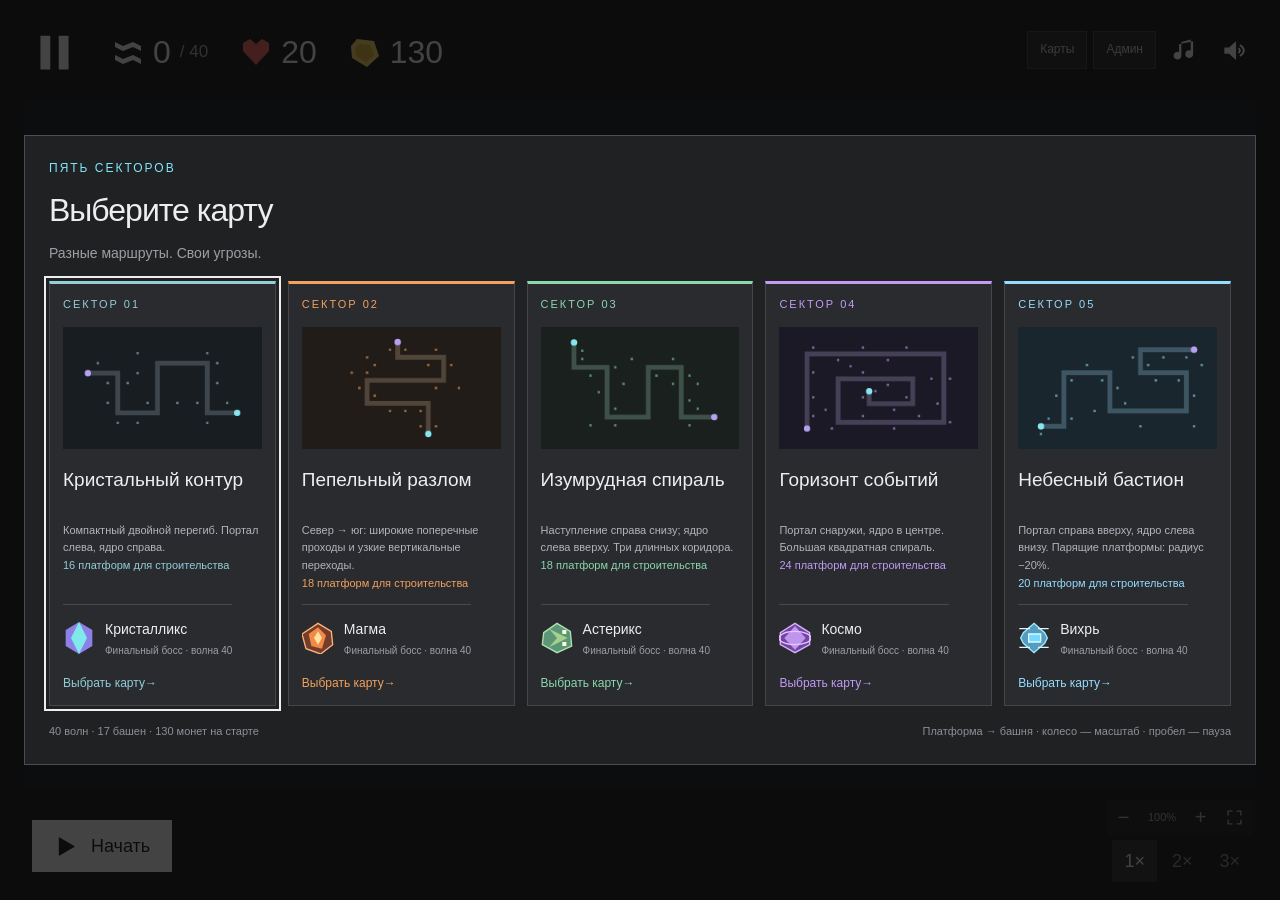
<file: index.html>
<!doctype html>
<html lang="ru">
  <head>
    <meta charset="utf-8" />
    <title>Рубеж / Пять секторов</title>
    <style>:root {
  color-scheme: dark;
  --bg: #191919;
  --panel: #292929;
  --text: #ededeb;
  --muted: #aaa9a5;
  --yellow: #f3d266;
  --red: #ef645a;
  --cyan: #80e6fa;
}
* {
  box-sizing: border-box;
}
body {
  margin: 0;
  background: var(--bg);
  color: var(--text);
  font:
    16px/1.45 Arial,
    sans-serif;
  min-width: 1060px;
  height: 100vh;
  min-height: 640px;
  overflow: hidden;
  user-select: none;
}
button {
  font: inherit;
  color: inherit;
  border: 0;
  border-radius: 0;
  background: #373737;
  cursor: pointer;
  min-height: 38px;
  padding: 8px 12px;
  transition:
    background 0.16s,
    opacity 0.16s,
    color 0.16s,
    transform 0.16s;
}
button:hover:not(:disabled) {
  background: #4a4a48;
}
button:active:not(:disabled) {
  transform: translateY(1px);
}
button:disabled {
  opacity: 0.38;
  cursor: default;
}
button:focus-visible,
canvas:focus-visible {
  outline: 2px solid #eee;
  outline-offset: 3px;
}
svg {
  display: block;
  fill: currentColor;
}
.hud {
  position: fixed;
  top: 24px;
  left: 28px;
  display: flex;
  align-items: center;
  gap: 32px;
  z-index: 3;
}
.icon-button {
  background: transparent;
  display: grid;
  place-items: center;
  padding: 8px;
  width: 44px;
  height: 44px;
  color: #eee;
}
.icon-button svg {
  width: 25px;
  height: 25px;
}
.icon-button:not(.active):not(.pause):not(.help-button) {
  color: #777;
}
.pause {
  width: 52px;
  height: 56px;
  padding: 0;
}
.pause svg {
  width: 45px;
  height: 45px;
}
.readout {
  display: flex;
  align-items: center;
  gap: 9px;
  white-space: nowrap;
}
.readout svg {
  width: 32px;
  height: 32px;
}
.readout strong {
  font-size: 32px;
  font-weight: 400;
  line-height: 1;
  font-variant-numeric: tabular-nums;
}
.readout small {
  font-size: 17px;
  color: #aaa;
}
.health svg {
  color: var(--red);
}
.coins svg {
  color: var(--yellow);
}
.coin-inner {
  fill: #d8ae37;
}
.top-right {
  position: fixed;
  right: 24px;
  top: 28px;
  display: flex;
  align-items: center;
  gap: 6px;
  z-index: 3;
}
.level {
  font-size: 12px;
  letter-spacing: 2px;
  color: #aaa;
  margin-right: 18px;
}
.level b {
  color: #eee;
  font-size: 18px;
  font-weight: 400;
  margin-left: 8px;
}
.help-button {
  font-size: 23px;
}
#playfield {
  position: fixed;
  top: 100px;
  left: 24px;
  right: 24px;
  bottom: 112px;
}
canvas {
  display: block;
  width: 100%;
  height: 100%;
  cursor: grab;
}
canvas.dragging {
  cursor: grabbing;
}
.panel {
  position: fixed;
  right: 24px;
  top: 102px;
  max-height: calc(100vh - 202px);
  width: 318px;
  background: var(--panel);
  padding: 14px;
  overflow: hidden;
  border-top: 3px solid var(--tower-color, #777);
  z-index: 5;
  opacity: 0;
  transform: translateX(22px);
  pointer-events: none;
  transition:
    opacity 0.22s ease,
    transform 0.26s cubic-bezier(0.2, 0.8, 0.2, 1);
  scrollbar-width: thin;
  scrollbar-color: #555 transparent;
}
.panel.open {
  opacity: 1;
  transform: translateX(0);
  pointer-events: auto;
}
.panel-content {
  animation: contentIn 0.2s ease both;
  display: flex;
  flex-direction: column;
  min-height: 0;
  max-height: calc(100vh - 236px);
}
.panel-scroll {
  overflow-y: auto;
  min-height: 0;
  scrollbar-width: thin;
  scrollbar-color: #555 transparent;
  padding-right: 3px;
}
.panel-header,
.panel-actions {
  flex-shrink: 0;
}
.panel-actions {
  background: var(--panel);
  border-top: 1px solid #444;
  margin-top: 5px;
}
.upgrade-strip i {
  transition: background 0.2s ease;
}
.panel-header {
  display: flex;
  justify-content: space-between;
  align-items: center;
  margin-bottom: 5px;
}
.panel h2 {
  font-size: 19px;
  text-transform: uppercase;
  font-weight: 400;
  margin: 0;
}
.close {
  background: transparent;
  font-size: 25px;
  min-height: 30px;
  padding: 0 8px;
  color: #bbb;
}
.tower-heading {
  display: flex;
  align-items: center;
  gap: 12px;
  height: 34px;
}
.tower-heading svg {
  width: 38px;
  height: 38px;
}
.xp-level {
  font-size: 25px;
}
.rank-kills {
  margin-left: auto;
  font-size: 12px;
  color: #aaa;
}
.progress {
  height: 6px;
  background: #444;
  margin: 9px 0 4px;
  overflow: hidden;
}
.progress i {
  display: block;
  height: 100%;
  background: var(--tower-color);
  transition: width 0.25s;
}
.xp-caption {
  display: flex;
  justify-content: space-between;
  color: #aaa;
  font-size: 11px;
  margin-bottom: 12px;
}
.xp-caption span:last-child {
  color: #f1d36d;
}
.effect-label {
  font-size: 10px;
  letter-spacing: 1px;
  color: #aaa;
  margin-bottom: 5px;
}
.efficiency {
  display: grid;
  grid-template-columns: repeat(5, 1fr);
  margin-bottom: 12px;
  gap: 4px;
}
.eff-item {
  display: flex;
  align-items: center;
  flex-direction: column;
  gap: 3px;
  background: #242424;
  padding: 5px 2px;
  cursor: help;
}
.eff-item svg {
  width: 19px;
  height: 19px;
}
.eff-item b {
  font-size: 13px;
  font-weight: 400;
}
.eff-item small {
  font-size: 10px;
  color: #999;
}
.eff-item.good b {
  color: #9edb8a;
}
.eff-item.weak b {
  color: #f3bb82;
}
.stat-grid {
  display: grid;
  grid-template-columns: 1fr 1fr;
  gap: 3px;
  margin: 8px 0;
}
.stat-cell {
  background: #242424;
  min-height: 49px;
  position: relative;
  border-bottom: 2px solid #666;
  padding: 4px 8px 10px;
}
.stat-cell small {
  display: block;
  font-size: 11px;
  color: #bbb;
}
.stat-cell b {
  font-size: 20px;
  font-weight: 400;
  line-height: 1.2;
}
.stat-cell.range {
  border-color: #71a965;
}
.stat-cell.damage {
  border-color: #d76e62;
}
.stat-cell.rate {
  border-color: #e8bb67;
}
.stat-cell.rotation {
  border-color: #709aa8;
}
.stat-cell.projectile {
  border-color: #9976b9;
}
.stat-cell.unique {
  border-color: #e7ca6d;
}
.stat-cell.unique b {
  color: #f1d36d;
  font-size: 18px;
}
.stat-next {
  position: absolute;
  bottom: 0;
  right: 6px;
  font-size: 10px;
  color: #a8db8d;
  opacity: 0;
  transform: translateY(3px);
  transition:
    opacity 0.16s,
    transform 0.16s;
}
.panel:has(#upgrade:hover) .stat-next,
.panel:has(#upgrade:focus-visible) .stat-next {
  opacity: 1;
  transform: translateY(0);
}
.target-button {
  display: block;
  background: transparent;
  border-bottom: 1px solid #444;
  width: 100%;
  text-align: left;
  font-size: 12px;
  color: #bbb;
  min-height: 30px;
  padding: 4px 0;
}
.ability-title {
  display: flex;
  justify-content: space-between;
  color: #aaa;
  font-size: 10px;
  letter-spacing: 0.5px;
  margin: 10px 0 5px;
}
.ability-title span {
  color: #e7c970;
}
.ability-list {
  display: grid;
  grid-template-columns: repeat(3, 1fr);
  gap: 4px;
}
.ability {
  padding: 5px 2px;
  display: flex;
  flex-direction: column;
  align-items: center;
  justify-content: center;
  gap: 2px;
  background: #333;
  min-height: 49px;
  border-bottom: 2px solid transparent;
}
.ability span {
  font-size: 19px;
  line-height: 1;
}
.ability b {
  font-size: 11px;
  font-weight: 400;
}
.ability small {
  font-size: 9px;
  line-height: 1.1;
  color: #aaa;
}
.ability.chosen {
  opacity: 1;
  border-bottom-color: var(--tower-color);
  background: #3d4439;
}
.upgrade-label {
  margin: 10px 0 6px;
  color: #aaa;
  font-size: 10px;
  display: flex;
  justify-content: space-between;
}
.upgrade-label b {
  color: #eee;
  font-weight: 400;
  font-size: 12px;
}
.upgrade-strip {
  display: grid;
  grid-template-columns: repeat(10, 1fr);
  gap: 3px;
  margin: 0 2px 8px;
}
.upgrade-strip i {
  height: 9px;
  background: #494949;
  transform: skew(-19deg);
}
.upgrade-strip i.filled {
  background: #eee;
}
.upgrade-main {
  width: 100%;
  min-height: 43px;
  display: flex;
  align-items: center;
  justify-content: space-between;
  font-size: 17px;
  padding: 9px 12px;
  background: #474747;
}
.upgrade-main b {
  color: var(--yellow);
  font-size: 16px;
  font-weight: 400;
}
.sell {
  background: #993d35;
  display: flex;
  justify-content: space-between;
  width: 100%;
  margin-top: 7px;
  font-size: 13px;
  min-height: 35px;
}
.sell:hover:not(:disabled) {
  background: #bd4339;
}
.laser-note {
  font-size: 10px;
  color: #c4b3e6;
  margin: 6px 0;
}
.frozen-banner {
  background: #3e355a;
  color: #d8c6ff;
  border-left: 2px solid #8edfe9;
  padding: 8px 10px;
  margin: 8px 0;
  font-size: 14px;
}
.frozen-banner small {
  font-size: 11px;
  color: #c2bbd0;
  line-height: 1.5;
}
.tower-list {
  display: grid;
  grid-template-columns: repeat(4, minmax(0, 1fr));
  grid-template-rows: repeat(4, auto);
  gap: 6px;
  margin-top: 14px;
}
.tower-card {
  display: flex;
  flex-direction: column;
  align-items: center;
  justify-content: center;
  gap: 3px;
  padding: 6px 2px 4px;
  min-width: 0;
  aspect-ratio: 1;
  background: #333;
  border: 1px solid transparent;
  transition:
    background 0.15s ease,
    border-color 0.15s ease;
}
.tower-card svg {
  width: 36px;
  height: 36px;
  flex-shrink: 0;
}
.tower-card .price {
  font-size: 14px;
  line-height: 17px;
  color: var(--yellow);
}
.tower-card:hover:not(:disabled) {
  background: #444;
  border-color: #777;
}
.tower-card:focus-visible {
  outline: 2px solid #87c9ff;
  outline-offset: 1px;
}
.tower-empty {
  background: #242424;
  border: 1px solid #333;
  pointer-events: none;
}
.build-help {
  font-size: 12px;
  color: #999;
  line-height: 1.7;
}
footer {
  position: fixed;
  bottom: 0;
  left: 0;
  right: 0;
  height: 108px;
  pointer-events: none;
  z-index: 3;
}
footer > * {
  pointer-events: auto;
}
.wave-control {
  position: absolute;
  bottom: 28px;
  left: 32px;
  width: 265px;
}
.start-button {
  display: inline-flex;
  align-items: center;
  gap: 14px;
  background: #eee;
  color: #1a1a1a;
  font-size: 18px;
  min-height: 52px;
  padding: 12px 22px;
}
.start-button:hover:not(:disabled) {
  background: white;
}
.start-button svg {
  width: 23px;
  height: 23px;
}
.wave-info b {
  font-size: 17px;
  font-weight: 400;
  display: block;
}
.wave-info span {
  display: block;
  color: #aaa;
  font-size: 12px;
  margin: 4px 0 10px;
}
.wave-track {
  height: 3px;
  background: #393939;
  width: 220px;
  overflow: hidden;
}
.wave-track i {
  height: 100%;
  display: block;
  background: #7fc9bd;
  transition: width 0.18s;
}
.speed {
  position: absolute;
  bottom: 18px;
  right: 28px;
  display: flex;
  gap: 3px;
}
.speed button {
  background: transparent;
  font-size: 18px;
  color: #888;
  min-width: 44px;
}
.speed button.active {
  color: #eee;
  background: #333;
}
.camera-controls {
  position: absolute;
  right: 28px;
  bottom: 65px;
  display: flex;
  align-items: center;
  gap: 2px;
  color: #aaa;
  background: #242424;
}
.camera-controls button {
  min-width: 33px;
  min-height: 30px;
  padding: 3px 7px;
  background: transparent;
  font-size: 20px;
}
.camera-controls button svg {
  width: 17px;
  height: 17px;
}
.camera-controls span {
  font-size: 11px;
  min-width: 40px;
  text-align: center;
}
.toast {
  position: fixed;
  left: 50%;
  top: 176px;
  transform: translate(-50%, -8px);
  padding: 10px 20px;
  background: #393939;
  border-bottom: 2px solid #aaa;
  z-index: 10;
  opacity: 0;
  pointer-events: none;
  font-size: 14px;
  transition:
    opacity 0.2s,
    transform 0.2s;
}
.toast.show {
  opacity: 1;
  transform: translate(-50%, 0);
}
.hidden {
  display: none !important;
}
.boss-bar {
  position: fixed;
  top: 100px;
  left: 50%;
  width: 430px;
  transform: translate(-50%, -14px);
  opacity: 0;
  transition:
    opacity 0.45s,
    transform 0.45s;
  pointer-events: none;
  z-index: 4;
  background: #191919eb;
  padding: 10px 14px 12px;
  border-top: 1px solid #5c5480;
}
.boss-bar.visible {
  opacity: 1;
  transform: translate(-50%, 0);
}
.boss-title {
  display: flex;
  justify-content: space-between;
  align-items: center;
  margin-bottom: 7px;
}
.boss-title strong {
  font-size: 13px;
  letter-spacing: 2px;
  font-weight: 400;
  color: #c4b3f5;
}
.boss-title span {
  font-size: 8px;
  letter-spacing: 1px;
  color: #94e5e8;
}
.boss-meter {
  height: 6px;
  background: #303039;
  overflow: hidden;
}
.boss-meter i {
  display: block;
  height: 100%;
  transition: width 0.16s linear;
}
.boss-meter.shield i {
  background: linear-gradient(90deg, #7a7ae1, #85e6ee);
}
.boss-meter.health i {
  background: linear-gradient(90deg, #7161b5, #b88de6);
}
.boss-values {
  display: flex;
  justify-content: space-between;
  font-size: 9px;
  color: #b2b4c3;
  margin: 4px 0;
}
.enemy-profile {
  display: flex;
  align-items: center;
  gap: 20px;
  margin: 22px 0;
}
.enemy-profile svg {
  width: 48px;
  height: 48px;
}
.enemy-profile b {
  font-size: 23px;
  font-weight: 400;
  display: block;
}
.enemy-profile small {
  font-size: 10px;
  letter-spacing: 1px;
  color: #aaa;
}
.enemy-detail > div {
  display: flex;
  justify-content: space-between;
  padding: 12px 0;
  border-bottom: 1px solid #444;
  font-size: 14px;
}
.enemy-detail b {
  font-weight: 400;
  color: #b2dce0;
}
.enemy-detail p {
  font-size: 13px;
  color: #aaa;
  line-height: 1.7;
}
.enemy-detail .debuff-note {
  color: #c6a8f2;
}
dialog {
  background: #292929;
  color: #eee;
  border: 1px solid #555;
  border-radius: 0;
  width: 710px;
  padding: 24px;
  max-height: 84vh;
  overflow: auto;
  animation: dialogIn 0.22s cubic-bezier(0.2, 0.8, 0.2, 1) both;
}
dialog::backdrop {
  background: #080808bc;
  animation: backdropIn 0.2s both;
}
dialog.closing {
  animation: dialogOut 0.16s ease both;
}
dialog.closing::backdrop {
  animation: backdropOut 0.16s ease both;
}
.modal-head {
  display: flex;
  justify-content: space-between;
  align-items: center;
  margin-bottom: 14px;
}
.modal-head h2,
dialog h2 {
  font-size: 25px;
  font-weight: 400;
  margin: 0;
}
dialog p {
  font-size: 14px;
  color: #bcbcb8;
}
.enemy-guide {
  display: flex;
  flex-direction: column;
  gap: 8px;
  font-size: 14px;
  margin: 22px 0;
}
.enemy-guide span {
  display: flex;
  align-items: center;
  gap: 10px;
}
.enemy {
  display: inline-block;
  width: 13px;
  height: 13px;
}
.normal {
  background: #77bf62;
  border: 2px solid #a8df93;
  border-radius: 50%;
}
.fast {
  background: #f3d266;
  clip-path: polygon(50% 0, 100% 100%, 0 100%);
}
.tank {
  background: #ef645a;
  border: 2px solid #ff9d92;
}
.boss-brief {
  border-left: 2px solid #a38bed;
  padding: 5px 14px;
  background: #24242a;
  margin: 18px 0;
}
.boss-brief b {
  font-size: 14px;
  color: #c7b5ee;
}
.boss-brief p {
  font-size: 12px;
  line-height: 1.6;
}
.wave-table {
  width: 100%;
  border-collapse: collapse;
  font-size: 14px;
}
.wave-table th {
  text-align: left;
  color: #aaa;
  font-weight: 400;
}
.wave-table td,
.wave-table th {
  padding: 10px;
  border-bottom: 1px solid #444;
}
.wave-table tr.current {
  background: #384039;
}
.help-list {
  padding-left: 20px;
  font-size: 14px;
  color: #bbb;
  line-height: 1.7;
}
.help-list li {
  margin: 12px 0;
}
.help-list b {
  color: #eee;
  font-weight: 400;
}
.end-score {
  display: flex;
  gap: 40px;
  margin: 24px 0;
}
.end-score b {
  display: block;
  font-size: 30px;
  font-weight: 400;
}
.end-score small {
  color: #aaa;
}
.modal-actions {
  display: flex;
  gap: 10px;
}
.eyebrow {
  font-size: 12px;
  letter-spacing: 2px;
  color: #80e6fa;
  margin-bottom: 10px;
}
@keyframes contentIn {
  from {
    opacity: 0.25;
    transform: translateY(5px);
  }
  to {
    opacity: 1;
    transform: translateY(0);
  }
}
@keyframes dialogIn {
  from {
    opacity: 0;
    transform: translateY(12px) scale(0.985);
  }
  to {
    opacity: 1;
    transform: translateY(0) scale(1);
  }
}
@keyframes dialogOut {
  to {
    opacity: 0;
    transform: translateY(8px) scale(0.99);
  }
}
@keyframes backdropIn {
  from {
    opacity: 0;
  }
  to {
    opacity: 1;
  }
}
@keyframes backdropOut {
  to {
    opacity: 0;
  }
}
@media (prefers-reduced-motion: reduce) {
  *,
  *::before,
  *::after {
    animation-duration: 0.01ms !important;
    transition-duration: 0.01ms !important;
  }
}

/* Separate effectiveness drawer: never participates in map or tower layout. */
.effect-panel {
  position: fixed;
  right: 354px;
  top: 242px;
  width: 300px;
  padding: 16px;
  background: #292929;
  border-top: 2px solid #727272;
  z-index: 6;
  opacity: 0;
  transform: translate(12px, -8px);
  pointer-events: none;
  transition:
    opacity 0.2s ease,
    transform 0.23s ease;
}
.effect-panel.open {
  opacity: 1;
  transform: translate(0, 0);
  pointer-events: auto;
}
.effect-panel .effect-label {
  font-size: 11px;
  margin-bottom: 12px;
}
.effect-panel .efficiency {
  display: flex;
  flex-direction: column;
  gap: 4px;
  margin: 0;
}
.effect-panel .eff-item {
  display: grid;
  grid-template-columns: 24px 1fr 40px;
  gap: 12px;
  padding: 9px 10px;
  align-items: center;
}
.effect-panel .eff-item span {
  font-size: 14px;
  color: #d4d4d4;
}
.effect-panel .eff-item b {
  font-size: 17px;
  text-align: right;
}
.effect-toggle {
  width: 100%;
  display: flex;
  justify-content: space-between;
  background: #343434;
  margin: 10px 0 12px;
  padding: 10px 12px;
  font-size: 13px;
  color: #ccc;
}
.effect-toggle.active {
  background: #414141;
  color: #fff;
}
.effect-toggle span {
  transition: transform 0.2s;
}
.effect-toggle.active span {
  transform: rotate(180deg);
}
.coin-icon {
  width: 19px;
  height: 19px;
  display: inline-block;
  vertical-align: middle;
  flex-shrink: 0;
}
.upgrade-main b,
.sell span:last-child {
  display: flex;
  align-items: center;
  gap: 7px;
}
.upgrade-main:not(:disabled) {
  background: #0674ef;
  color: white;
}
.upgrade-main:not(:disabled):hover {
  background: #2189ff;
}
.upgrade-main:not(:disabled) b {
  color: #fff;
}
.special-guide {
  font-size: 13px;
  line-height: 1.65;
}
#portalModal {
  width: 880px;
}
.wave-table {
  font-size: 13px;
}
.frozen-banner small {
  display: block;
}

.effect-toggle span svg {
  display: block;
  width: 16px;
  height: 16px;
}

.build-help {
  flex-shrink: 0;
}

/* Expansion: compact scroll regions keep every choice reachable on desktop. */
.ultimate-list {
  grid-template-columns: repeat(2, minmax(0, 1fr));
}
.ability {
  padding: 8px 4px;
  min-width: 0;
  min-height: 88px;
  gap: 5px;
}
.ability b {
  font-size: 11px;
  line-height: 1.25;
}
.ability small {
  font-size: 10px;
  line-height: 1.35;
}
.ability:enabled:not(.chosen) {
  background: #384858;
  border-bottom-color: #6ca8dc;
}
.ability:enabled:hover {
  background: #466078;
}
.ultimate-title {
  flex-wrap: wrap;
  gap: 5px;
  margin-top: 18px;
}
.effect-panel {
  top: 220px;
  max-height: calc(100vh - 250px);
  overflow-y: auto;
}
.effect-panel .eff-item {
  padding: 7px 10px;
  min-height: 36px;
}
#portalModal {
  width: min(1120px, calc(100vw - 80px));
}
.wave-scroll {
  overflow-x: auto;
  max-width: 100%;
}
.wave-table {
  min-width: 1100px;
}
.new-enemy-guide {
  font-size: 13px;
  line-height: 1.65;
  color: #c6c6c6;
}

.ability span svg {
  width: 22px;
  height: 22px;
  display: block;
}

/* Four-sector campaign and explicit, local test tools. */
.corner-button {
  background: #292929;
  border: 1px solid #454545;
  color: #ccc;
  padding: 8px 12px;
  font-size: 12px;
}
.corner-button:hover {
  background: #414141;
  color: #fff;
}
.level-modal {
  width: min(1160px, calc(100vw - 64px));
  max-width: none;
  padding: 32px;
  background: #202123;
  border: 1px solid #4b4d53;
}
.sector-heading {
  display: flex;
  justify-content: space-between;
  align-items: flex-start;
  margin-bottom: 25px;
}
.sector-heading h1 {
  font-size: 36px;
  font-weight: 400;
  margin: 9px 0;
  letter-spacing: -1px;
}
.sector-heading p {
  color: #9e9fa5;
  margin: 0;
}
.level-cards {
  display: grid;
  grid-template-columns: repeat(4, minmax(0, 1fr));
  gap: 14px;
}
.level-card {
  position: relative;
  text-align: left;
  padding: 17px;
  background: #292b2f;
  border: 1px solid #45464a;
  border-top: 3px solid var(--sector);
  color: #eee;
  transition:
    transform 0.18s,
    background 0.18s;
  display: flex;
  flex-direction: column;
  min-width: 0;
}
.level-card:hover {
  transform: translateY(-5px);
  background: #34363b;
  border-color: var(--sector);
}
.level-card .sector-number {
  font-size: 11px;
  letter-spacing: 2px;
  color: var(--sector);
}
.level-card canvas {
  width: 100%;
  height: auto;
  margin: 14px 0 17px;
  background: #1b1d20;
}
.level-card h2 {
  font-weight: 400;
  font-size: 22px;
  margin: 0 0 10px;
}
.level-card p {
  font-size: 12px;
  color: #b2b4bc;
  line-height: 1.6;
  min-height: 57px;
  margin: 0 0 16px;
}
.sector-boss {
  border-top: 1px solid #48494c;
  padding-top: 12px;
  display: flex;
  align-items: center;
  gap: 10px;
  margin-top: auto;
}
.sector-boss svg {
  width: 32px;
  height: 32px;
  flex-shrink: 0;
}
.sector-boss b {
  font-size: 14px;
  font-weight: 400;
}
.sector-boss small {
  display: block;
  font-size: 10px;
  color: #9c9ea8;
  margin-top: 4px;
}
.sector-enter {
  display: flex;
  justify-content: space-between;
  color: var(--sector);
  margin-top: 20px;
  font-size: 12px;
}
.sector-footer {
  display: flex;
  justify-content: space-between;
  gap: 15px;
  color: #8c8f97;
  font-size: 11px;
  margin-top: 24px;
}
.admin-modal {
  width: 720px;
  max-height: calc(100vh - 64px);
  overflow: auto;
}
.admin-note {
  color: #9e9ea8;
  font-size: 12px;
  line-height: 1.5;
}
.admin-modal label {
  display: flex;
  flex-direction: column;
  gap: 7px;
  font-size: 12px;
  color: #b6b8bf;
}
.admin-modal input,
.admin-modal select {
  font: 16px Arial;
  background: #191b1f;
  color: #f1f1f3;
  border: 1px solid #555962;
  padding: 10px;
  width: 100%;
  box-sizing: border-box;
  min-width: 0;
}
.admin-modal input:focus,
.admin-modal select:focus {
  outline: 1px solid #86c4ff;
}
.admin-modal button:not(.close) {
  padding: 10px 14px;
  background: #3b414b;
  color: #eee;
}
.admin-resources {
  display: grid;
  grid-template-columns: 1fr auto 1fr auto;
  gap: 10px;
  align-items: end;
}
.admin-wave {
  display: grid;
  grid-template-columns: 100px auto;
  gap: 10px;
  margin: 20px 0;
  align-items: end;
}
.admin-wave small {
  grid-column: 1/-1;
  color: #90949d;
  font-size: 11px;
}
.admin-modal h3 {
  font-size: 16px;
  font-weight: 400;
  border-top: 1px solid #494949;
  padding-top: 20px;
}
.spawn-grid {
  display: grid;
  grid-template-columns: repeat(3, minmax(0, 1fr));
  gap: 12px;
}
.spawn-grid .wide {
  grid-column: span 2;
}
.admin-bottom {
  display: flex;
  align-items: center;
  gap: 12px;
  margin-top: 20px;
}
#adminMessage {
  font-size: 12px;
  color: #b4e4c7;
}
.test-badge {
  position: fixed;
  bottom: 20px;
  left: 50%;
  transform: translateX(-50%);
  color: #d4ad6b;
  font-size: 10px;
  letter-spacing: 2px;
  pointer-events: none;
}
.boss-meter.cosmic {
  margin-top: 5px;
  background: #3e2c50;
}
.boss-meter.cosmic i {
  background: #ce95ff;
}
.boss-bar.cosmo .shield i {
  background: #9864ed;
}
.boss-bar.cosmo .health i {
  background: #b37afa;
}
@media (max-width: 1300px) {
  .level-modal {
    padding: 24px;
  }
  .level-cards {
    gap: 10px;
  }
  .level-card {
    padding: 14px;
  }
  .level-card h2 {
    font-size: 20px;
  }
  .sector-heading h1 {
    font-size: 30px;
  }
}

/* Fifth sector: compact five-card chooser, no soundtrack metadata. */
.level-modal {
  width: min(1320px, calc(100vw - 48px));
  padding: 24px;
}
.level-cards {
  grid-template-columns: repeat(5, minmax(0, 1fr));
  gap: 12px;
}
.level-card {
  padding: 13px;
}
.level-card h2 {
  font-size: 19px;
  min-height: 46px;
}
.level-card p {
  font-size: 11px;
  min-height: 70px;
  margin-bottom: 12px;
}
.sector-heading {
  margin-bottom: 18px;
}
.sector-heading h1 {
  font-size: 32px;
}
.sector-enter {
  margin-top: 16px;
}
.sector-footer {
  margin-top: 18px;
}
.tower-list {
  max-height: calc(100vh - 235px);
  overflow-y: auto;
}
</style>
  </head>
  <body>
    <header class="hud">
      <button id="pause" class="icon-button pause" aria-label="Пауза" title="Пауза · Пробел">
        <svg viewBox="0 0 32 32"><path d="M6 4h7v24H6zm13 0h7v24h-7z" /></svg>
      </button>
      <div class="readout" title="Волна">
        <svg viewBox="0 0 32 32">
          <path d="m3 6 8 4 10-4 8 4v5l-8-4-10 4-8-4zm0 13 8 4 10-4 8 4v5l-8-4-10 4-8-4z" /></svg
        ><strong id="wave">0</strong><small>/ 40</small>
      </div>
      <div class="readout health" title="Здоровье ядра">
        <svg viewBox="0 0 32 32"><path d="m16 29-13-14V7l7-4 6 5 6-5 7 4v8z" /></svg
        ><strong id="hp">20</strong>
      </div>
      <div class="readout coins" title="Монеты">
        <svg viewBox="0 0 32 32">
          <path d="m8 3 17 2 5 15-12 11L3 22 2 10z" />
          <path class="coin-inner" d="m10 8 11 1 4 10-8 7-10-6-1-8z" /></svg
        ><strong id="money">130</strong>
      </div>
    </header>
    <div class="top-right">
      <button id="chooseLevel" class="corner-button" title="Выбрать карту">Карты</button>
      <button id="admin" class="corner-button" title="Панель тестирования">Админ</button>
      <button
        class="icon-button active"
        id="music"
        title="Музыка"
        aria-label="Музыка"
        aria-pressed="true"
      >
        <svg viewBox="0 0 32 32">
          <path d="M12 5v17a5 5 0 1 1-3-4V8l18-4v16a5 5 0 1 1-3-4V2z" />
        </svg></button
      ><button
        class="icon-button active"
        id="sfx"
        title="Звуки"
        aria-label="Звуки"
        aria-pressed="true"
      >
        <svg viewBox="0 0 32 32">
          <path d="M3 12h6l9-8v24l-9-8H3z" />
          <path
            d="M23 9q10 7 0 14m-2-10q4 3 0 6"
            fill="none"
            stroke="currentColor"
            stroke-width="2.5"
          />
        </svg>
      </button>
    </div>
    <div id="bossBar" class="boss-bar" aria-live="polite">
      <div class="boss-title">
        <strong id="bossName">КРИСТАЛЛИКС</strong><span id="bossPhase">КРИСТАЛЛИЧЕСКАЯ СЕТКА</span>
      </div>
      <div class="boss-meter shield"><i id="bossShieldFill"></i></div>
      <div class="boss-values"><span id="bossShieldText"></span><span id="bossHPText"></span></div>
      <div class="boss-meter health"><i id="bossHPFill"></i></div>
      <div class="boss-meter cosmic hidden" id="bossThird"><i id="bossThirdFill"></i></div>
    </div>
    <main id="playfield">
      <canvas
        id="game"
        width="1792"
        height="1120"
        tabindex="0"
        aria-label="Поле. Нажмите платформу, чтобы построить башню. Портал слева, ядро справа."
      ></canvas>
    </main>
    <aside
      id="effectPanel"
      class="effect-panel"
      aria-label="Эффективность башни"
      aria-hidden="true"
      inert
    ></aside>
    <aside id="panel" class="panel" aria-hidden="true"></aside>
    <footer>
      <div class="wave-control">
        <button class="start-button" id="start">
          <svg viewBox="0 0 24 24"><path d="M5 2v20l17-10z" /></svg>Начать
        </button>
        <div id="waveInfo" class="wave-info hidden">
          <b id="boardState">ПОДГОТОВКА</b
          ><span id="status">Расставьте башни и начните первую волну.</span>
          <div class="wave-track"><i id="waveProgress"></i></div>
        </div>
      </div>
      <div class="camera-controls" aria-label="Камера">
        <button id="zoomOut" title="Отдалить">−</button><span id="zoomValue">100%</span
        ><button id="zoomIn" title="Приблизить">+</button
        ><button id="cameraReset" title="Вся карта · F" aria-label="Сбросить камеру">
          <svg viewBox="0 0 24 24">
            <path d="M2 9V2h7v2H4v5zm13-7h7v7h-2V4h-5zM2 15h2v5h5v2H2zm18 0h2v7h-7v-2h5z" />
          </svg>
        </button>
      </div>
      <div class="speed">
        <button data-speed="1" class="active">1×</button><button data-speed="2">2×</button
        ><button data-speed="3">3×</button>
      </div>
    </footer>
    <div id="toast" class="toast" role="status"></div>
    <dialog id="portalModal">
      <div class="modal-head">
        <h2>Портал / Волны</h2>
        <button class="close" data-close="portalModal" aria-label="Закрыть">×</button>
      </div>
      <p>Каждый прорвавшийся враг отнимает 1 HP. В таблице: количество × здоровье.</p>
      <div class="enemy-guide">
        <span><i class="enemy normal"></i>Обычный · скорость 58 · защита 5%</span
        ><span><i class="enemy fast"></i>Быстрый · скорость 98 · защита 0%</span
        ><span><i class="enemy tank"></i>Танк · скорость 34 · защита 25%</span>
      </div>
      <p class="special-guide">
        С 5-й волны: Саунд — защита 12, скорость 52, звуковое оглушение на 1,1 с. С 8-й: Боец —
        защита 65, скорость 40–112, ускоряется от полученного урона.
      </p>
      <p class="new-enemy-guide">
        <b>Новые противники:</b> с 6-й — Медик (лечение 5% каждые 4 с); с 10-й — Страж (+12 защиты
        союзникам рядом); с 13-й — Спринтер (рывок ×1,9); с 17-й — Делитель (2 осколка при гибели);
        с 22-й — Глушитель (перезарядка башен ×1,45). Подробности — при выборе врага. На небесной
        карте с 5-й волны появляются Вертолёты, с 9-й — Порывы, с 13-й — Беспилотники. Воздушные
        цели атакуют Аэр и Пиротехник.
      </p>
      <div class="boss-brief">
        <b>40-я волна · Кристалликс</b>
        <p class="boss-lore">
          Неопознанная форма жизни, найденная в глубоких пещерах, заражённых голубым кристаллом.
        </p>
      </div>
      <div class="wave-scroll">
        <table class="wave-table">
          <thead>
            <tr>
              <th>Волна</th>
              <th>Обычный</th>
              <th>Быстрый</th>
              <th>Танк</th>
              <th>Саунд</th>
              <th>Боец</th>
              <th>Бонус</th>
            </tr>
          </thead>
          <tbody id="waveRows"></tbody>
        </table>
      </div>
    </dialog>
    <dialog id="levelModal" class="level-modal">
      <div class="sector-heading">
        <div>
          <div class="eyebrow">ПЯТЬ СЕКТОРОВ</div>
          <h1>Выберите карту</h1>
          <p>Разные маршруты. Свои угрозы.</p>
        </div>
        <button class="close" id="closeLevels" aria-label="Назад к игре">×</button>
      </div>
      <div id="levelCards" class="level-cards"></div>
      <div class="sector-footer">
        <span>40 волн · 17 башен · 130 монет на старте</span
        ><span>Платформа → башня · колесо — масштаб · пробел — пауза</span>
      </div>
    </dialog>
    <dialog id="adminModal" class="admin-modal">
      <div class="modal-head">
        <div>
          <div class="eyebrow">ПЕСОЧНИЦА</div>
          <h2>Панель тестирования</h2>
        </div>
        <button class="close" data-close="adminModal" aria-label="Закрыть">×</button>
      </div>
      <p class="admin-note">
        Бой на паузе, пока панель открыта. Применение команд помечает текущий забег как тестовый.
      </p>
      <div class="admin-resources">
        <label
          >Золото<input id="adminGold" type="number" min="0" max="10000000" value="1000" /></label
        ><button id="giveGold">Добавить</button
        ><label>Жизни<input id="adminLives" type="number" min="1" max="100000" value="20" /></label
        ><button id="giveLives">Добавить</button>
      </div>
      <div class="admin-wave">
        <label>Волна<input id="adminWave" type="number" min="1" max="40" value="40" /></label
        ><button id="goWave">Перейти и начать</button
        ><small>Враги и эффекты очищаются. Башни и монеты сохраняются.</small>
      </div>
      <h3>Создать противника</h3>
      <div class="spawn-grid">
        <label class="wide">Тип<select id="spawnType"></select></label
        ><label>Количество<input id="spawnCount" type="number" min="1" max="30" value="1" /></label
        ><label
          >Здоровье<input id="spawnHP" type="number" min="1" max="10000000" value="1000" /></label
        ><label>Скорость<input id="spawnSpeed" type="number" min="0" max="1000" value="50" /></label
        ><label>Защита<input id="spawnArmor" type="number" min="0" max="95" value="20" /></label
        ><label>Щит<input id="spawnShield" type="number" min="0" max="10000000" value="0" /></label
        ><label
          >Награда<input id="spawnReward" type="number" min="0" max="1000000" value="10" /></label
        ><label
          >Позиция на пути, %<input id="spawnPosition" type="number" min="0" max="90" value="0"
        /></label>
      </div>
      <div class="admin-bottom">
        <button id="spawnCustom" class="start-button">Создать</button
        ><button id="clearEnemies">Очистить врагов</button
        ><span id="adminMessage" role="status"></span>
      </div>
    </dialog>
    <div id="testBadge" class="test-badge hidden">ТЕСТОВЫЙ ЗАБЕГ</div>
    <dialog id="endModal">
      <div class="eyebrow" id="endLabel">КОНТУР ЗАЩИЩЁН</div>
      <h2 id="endTitle">Сектор очищен.</h2>
      <p id="endText"></p>
      <div class="end-score">
        <div><b id="endWaves">40</b><small>волн</small></div>
        <div><b id="endKills">0</b><small>уничтожено</small></div>
        <div><b id="endHP">20</b><small>HP ядра</small></div>
      </div>
      <div class="modal-actions">
        <button id="restart" class="start-button">Заново</button
        ><button id="endMaps">Выбрать карту</button
        ><button data-close="endModal">Посмотреть поле</button>
      </div>
    </dialog>
    <script>/* Original audio: HARD CIRCUIT, 156 BPM. No recordings or external libraries.
 * Weapon effects are noise/pressure/metal models rendered to PCM buffers,
 * not oscillator beeps. Music and effects have independent buses and toggles. */
(() => {
  "use strict";
  const BPM = 156,
    STEP = 60 / BPM / 4,
    BARS = 32;
  const audio = {
    ctx: null,
    musicEnabled: true,
    bossMode: false,
    mapIndex: 0,
    themes: [
      { name: "HARD CIRCUIT", boss: "CRYSTAL SIEGE", bpm: 156, bossBpm: 184 },
      { name: "FURNACE HEART", boss: "CALDERA RISING", bpm: 138, bossBpm: 162 },
      { name: "VERDANT COIL", boss: "SERPENT CROWN", bpm: 126, bossBpm: 146 },
      { name: "EVENT HORIZON", boss: "VOID SOVEREIGN", bpm: 172, bossBpm: 190 },
      { name: "SKYBOUND", boss: "EYE OF THE STORM", bpm: 148, bossBpm: 174 },
    ],
    sfxEnabled: true,
    started: false,
    step: 0,
    next: 0,
    timer: null,
    voices: 0,
    played: {},
    init() {
      if (this.ctx) return true;
      const AC = window.AudioContext || window.webkitAudioContext;
      if (!AC) return false;
      this.ctx = new AC();
      this.setup(this.ctx, this.ctx.destination);
      this.timer = setInterval(() => this.schedule(), 25);
      return true;
    },
    setup(ctx, dest) {
      this.ctx = ctx;
      const master = ctx.createGain();
      master.gain.value = 0.72;
      const compressor = ctx.createDynamicsCompressor();
      compressor.threshold.value = -15;
      compressor.knee.value = 14;
      compressor.ratio.value = 5;
      compressor.attack.value = 0.002;
      compressor.release.value = 0.12;
      this.musicBus = ctx.createGain();
      this.musicBus.gain.value = 0.58;
      this.sfxBus = ctx.createGain();
      this.sfxBus.gain.value = 0.8;
      this.musicBus.connect(master);
      const delay = ctx.createDelay(1),
        feedback = ctx.createGain(),
        wet = ctx.createGain(),
        damp = ctx.createBiquadFilter();
      delay.delayTime.value = 0.238;
      feedback.gain.value = 0.24;
      wet.gain.value = 0.13;
      damp.type = "lowpass";
      damp.frequency.value = 2400;
      this.musicBus.connect(delay);
      delay.connect(damp);
      damp.connect(feedback);
      feedback.connect(delay);
      damp.connect(wet);
      wet.connect(master);
      this.sfxBus.connect(master);
      master.connect(compressor);
      compressor.connect(dest);
      this.buffers = {};
      for (const name of [
        "basic",
        "sniper",
        "cannon",
        "explosion",
        "impact",
        "ui",
        "build",
        "kick",
        "snare",
        "hat",
        "openhat",
        "laser",
        "crystal",
        "firework",
        "sonic",
        "slice",
        "boomerang",
        "vortex",
        "ice",
        "machine",
      ])
        this.buffers[name] = this.makeBuffer(name);
    },
    makeBuffer(name) {
      const sr = this.ctx.sampleRate,
        durations = {
          basic: 0.24,
          sniper: 0.8,
          cannon: 0.55,
          explosion: 1.05,
          impact: 0.35,
          ui: 0.045,
          build: 0.12,
          kick: 0.25,
          snare: 0.21,
          hat: 0.055,
          openhat: 0.18,
          laser: 0.15,
          crystal: 0.5,
          firework: 0.65,
          sonic: 0.8,
          slice: 0.18,
          boomerang: 0.3,
          vortex: 0.5,
          ice: 0.23,
          machine: 0.14,
        };
      const n = Math.ceil(sr * durations[name]),
        buf = this.ctx.createBuffer(1, n, sr),
        out = buf.getChannelData(0);
      let seed = 1867 + name.length * 13,
        lp = 0,
        body = 0,
        phase = 0,
        metal = 0;
      const random = () => {
        seed = (seed * 16807) % 2147483647;
        return (seed / 2147483647) * 2 - 1;
      };
      for (let i = 0; i < n; i++) {
        const t = i / sr,
          r = random();
        lp += (r - lp) * (name === "sniper" ? 0.48 : name === "explosion" ? 0.035 : 0.2);
        body += (r - body) * 0.018;
        metal += (r - metal) * 0.7;
        let v = 0;
        if (name === "basic")
          v =
            (r - lp) * Math.exp(-t * 135) * 0.7 +
            lp * Math.exp(-t * 35) * 1.3 +
            Math.sin(2 * Math.PI * 155 * t) * Math.exp(-t * 52) * 0.45 +
            (t > 0.055 ? (metal - lp) * Math.exp(-(t - 0.055) * 110) * 0.06 : 0);
        else if (name === "sniper")
          v =
            (r - lp) * Math.exp(-t * 100) * 1.1 +
            lp * Math.exp(-t * 12) * 0.6 +
            body * Math.exp(-t * 7) * 1.7 +
            Math.sin(2 * Math.PI * 90 * t) * Math.exp(-t * 30) * 0.5;
        else if (name === "cannon" || name === "impact")
          v =
            lp * Math.exp(-t * 16) * 1.5 +
            body * Math.exp(-t * 9) * 2 +
            Math.sin(2 * Math.PI * (72 * t + 8 * (1 - Math.exp(-t * 25)))) *
              Math.exp(-t * 23) *
              0.5 +
            r * Math.exp(-t * 160) * 0.4;
        else if (name === "explosion")
          v =
            body * Math.exp(-t * 5) * 5 +
            lp * Math.exp(-t * 9) * 1.7 +
            Math.sin(2 * Math.PI * 46 * t) * Math.exp(-t * 14) * 0.45 +
            r * Math.exp(-t * 90) * 0.25;
        else if (name === "kick") {
          phase += (2 * Math.PI * (48 + 130 * Math.exp(-t * 45))) / sr;
          v = Math.sin(phase) * Math.exp(-t * 21) + r * Math.exp(-t * 250) * 0.12;
        } else if (name === "snare")
          v =
            (r - body) * Math.exp(-t * 28) * 0.7 +
            Math.sin(2 * Math.PI * 178 * t) * Math.exp(-t * 45) * 0.42;
        else if (name === "hat" || name === "openhat")
          v = (r - metal) * Math.exp(-t * (name === "hat" ? 100 : 25)) * 0.7;
        else if (name === "laser")
          v =
            (r - lp) * Math.exp(-t * 75) * 0.6 +
            Math.sin(2 * Math.PI * (460 * t + 12 * (1 - Math.exp(-t * 40)))) *
              Math.exp(-t * 52) *
              0.25;
        else if (name === "crystal")
          v =
            (Math.sin(2 * Math.PI * 1120 * t) +
              0.55 * Math.sin(2 * Math.PI * 1773 * t) +
              0.3 * Math.sin(2 * Math.PI * 2390 * t)) *
              Math.exp(-t * 14) *
              0.18 +
            (r - lp) * Math.exp(-t * 90) * 0.24;
        else if (name === "sonic")
          v =
            (Math.sin(2 * Math.PI * (165 * t - 22 * t * t)) * 0.5 +
              Math.sin(2 * Math.PI * 330 * t) * 0.18 +
              lp * 0.3) *
            Math.exp(-t * 5) *
            Math.sin((Math.min(1, t * 14) * Math.PI) / 2);
        else if (name === "firework")
          v =
            (r - lp) * Math.exp(-t * 8) * 0.35 +
            body * Math.exp(-t * 6) * 1.5 +
            Math.sin(2 * Math.PI * (180 * t + 200 * t * t)) * Math.exp(-t * 14) * 0.15;
        else if (name === "slice")
          v =
            (r - lp) * Math.exp(-t * 28) * 0.7 +
            Math.sin(2 * Math.PI * (2300 * t - 2700 * t * t)) * Math.exp(-t * 35) * 0.1;
        else if (name === "boomerang")
          v =
            (lp - body) * Math.exp(-t * 12) * Math.sin(t * 85) * 2 +
            (r - lp) * Math.exp(-t * 50) * 0.1;
        else if (name === "vortex")
          v =
            (lp - body) * Math.exp(-t * 7) * 2 +
            Math.sin(2 * Math.PI * (110 * t - 40 * t * t)) * Math.exp(-t * 9) * 0.2;
        else if (name === "ice")
          v =
            (r - lp) * Math.exp(-t * 32) * 0.6 +
            Math.sin(2 * Math.PI * 1800 * t) * Math.exp(-t * 45) * 0.13;
        else if (name === "machine")
          v =
            (r - lp) * Math.exp(-t * 150) * 0.5 +
            lp * Math.exp(-t * 45) * 1.7 +
            Math.sin(2 * Math.PI * 140 * t) * Math.exp(-t * 52) * 0.3;
        else if (name === "ui")
          v = (r - lp) * Math.exp(-t * 200) * 0.3 + lp * Math.exp(-t * 85) * 0.6;
        else
          v =
            lp * Math.exp(-t * 52) * 0.7 +
            Math.sin(2 * Math.PI * 210 * t) * Math.exp(-t * 65) * 0.2;
        out[i] = v * Math.min(1, t / 0.0004);
      }
      if (["basic", "sniper", "cannon", "explosion"].includes(name)) {
        const dry = out.slice();
        const echoes =
          name === "basic"
            ? [
                [0.029, 0.12],
                [0.067, 0.06],
              ]
            : [
                [0.043, 0.18],
                [0.091, 0.11],
                [0.17, 0.055],
              ];
        for (const [delay, gain] of echoes) {
          const off = Math.floor(delay * sr);
          for (let i = off; i < n; i++) out[i] += dry[i - off] * gain;
        }
      }
      let peak = 0.001;
      for (let i = 0; i < n; i++) peak = Math.max(peak, Math.abs(out[i]));
      for (let i = 0; i < n; i++) out[i] = (out[i] / peak) * 0.82;
      return buf;
    },
    unlock() {
      if (!this.init()) return;
      if (this.ctx.state === "suspended") this.ctx.resume();
    },
    startMusic() {
      this.unlock();
      this.started = true;
      if (this.ctx && this.next < this.ctx.currentTime) this.next = this.ctx.currentTime + 0.05;
    },
    playBuffer(name, time, gain, bus, pan = 0, rate = 1) {
      const s = this.ctx.createBufferSource(),
        g = this.ctx.createGain();
      s.buffer = this.buffers[name];
      s.playbackRate.value = rate;
      g.gain.value = gain * (bus === this.musicBus ? this.arrangeMix(name) : 1);
      s.connect(g);
      if (pan && this.ctx.createStereoPanner) {
        const p = this.ctx.createStereoPanner();
        p.pan.value = pan;
        g.connect(p);
        p.connect(bus);
      } else g.connect(bus);
      s.start(time);
      return s;
    },
    effect(name, x = 0.5) {
      if (!this.sfxEnabled) return;
      this.unlock();
      if (!this.ctx || this.ctx.state !== "running" || this.voices >= 30) return;
      this.voices++;
      const gain =
        {
          basic: 0.33,
          laser: 0.16,
          crystal: 0.26,
          sonic: 0.34,
          slice: 0.17,
          boomerang: 0.18,
          vortex: 0.23,
          ice: 0.13,
          machine: 0.15,
          firework: 0.3,
          sniper: 0.6,
          cannon: 0.5,
          explosion: 0.48,
          impact: 0.45,
          ui: 0.19,
          build: 0.22,
        }[name] || 0.2;
      const s = this.playBuffer(
        name,
        this.ctx.currentTime,
        gain,
        this.sfxBus,
        (x - 0.5) * 0.8,
        0.94 + Math.random() * 0.12,
      );
      s.onended = () => this.voices--;
      this.played[name] = (this.played[name] || 0) + 1;
    },
    tone(midi, time, duration, gain, type = "bass", cutoff = 1100) {
      gain *= this.arrangeMix(type);
      const ctx = this.ctx,
        freq = 440 * Math.pow(2, (midi - 69) / 12),
        env = ctx.createGain(),
        filter = ctx.createBiquadFilter();
      filter.type = "lowpass";
      filter.Q.value = type === "bass" ? 2 : 1;
      filter.frequency.setValueAtTime(cutoff, time);
      filter.frequency.exponentialRampToValueAtTime(200, time + duration);
      env.gain.setValueAtTime(0, time);
      env.gain.linearRampToValueAtTime(gain, time + (type === "pad" ? 0.12 : 0.004));
      env.gain.setValueAtTime(gain * 0.72, time + duration * 0.65);
      env.gain.exponentialRampToValueAtTime(0.0001, time + duration);
      const shaper = ctx.createWaveShaper();
      const curve = new Float32Array(256);
      for (let i = 0; i < 256; i++) {
        const x = i / 127.5 - 1;
        curve[i] = Math.tanh(x * 2.2);
      }
      shaper.curve = curve;
      filter.connect(shaper);
      shaper.connect(env);
      env.connect(this.musicBus);
      for (const detune of [-6, 6]) {
        const o = ctx.createOscillator();
        o.type =
          type === "bell" || type === "pad" ? "sine" : type === "pluck" ? "triangle" : "sawtooth";
        o.frequency.value = freq;
        o.detune.value = detune;
        o.connect(filter);
        o.start(time);
        o.stop(time + duration + 0.01);
      }
      if (type === "bass") {
        const o = ctx.createOscillator(),
          g = ctx.createGain();
        o.type = "sine";
        o.frequency.value = freq / 2;
        g.gain.value = 0.45;
        o.connect(g);
        g.connect(env);
        o.start(time);
        o.stop(time + duration + 0.01);
      }
    },
    musicBPM() {
      const p = this.themes[this.mapIndex || 0];
      return this.bossMode ? p.bossBpm : p.bpm;
    },
    setMap(index) {
      this.mapIndex = index;
      this.bossMode = false;
      this.step = 0;
      if (this.ctx) {
        const t = this.ctx.currentTime;
        this.next = t + 0.14;
        this.musicBus.gain.cancelScheduledValues(t);
        this.musicBus.gain.setTargetAtTime(0, t, 0.025);
        this.musicBus.gain.setTargetAtTime(this.musicEnabled ? 0.58 : 0, t + 0.12, 0.12);
      }
    },
    composeMapStep(index, time) {
      const b = index % 16,
        bar = Math.floor(index / 16) % 32,
        boss = this.bossMode,
        step = 60 / this.musicBPM() / 4,
        breakdown = !boss && bar >= 24 && bar < 28,
        fill = bar % 8 === 7;
      const drum = (name, gain, pan = 0, rate = 1) =>
        this.playBuffer(name, time, gain, this.musicBus, pan, rate);
      if (this.mapIndex === 4) {
        // SKYBOUND: airy suspended hook, liquid breaks; the storm adds a harder syncopated bass.
        const root = [38, 41, 34, 36][Math.floor(bar / 2) % 4];
        if (!breakdown && [0, 6, 10, ...(boss ? [3, 14] : [])].includes(b))
          drum("kick", boss ? 0.83 : 0.72);
        if (!breakdown && [4, 12].includes(b)) drum("snare", boss ? 0.6 : 0.46, 0, 1.08);
        if (!breakdown && (b % 2 === 0 || boss))
          drum("hat", b % 2 ? 0.08 : 0.15, Math.sin(b) * 0.45, 1.3);
        const bass = [0, null, 0, 12, null, 7, 0, null, 0, 12, null, 10, 7, null, 0, 7];
        if (bass[b] !== null)
          this.tone(root - 12 + bass[b], time, step * 1.5, 0.078, "bass", boss ? 1800 : 950);
        const hook = [12, 19, 22, 24, 19, 17, 14, 19];
        if (b % 2 === 0)
          this.tone(
            root + hook[(b / 2 + Math.floor(bar / 2)) % 8],
            time,
            step * 2.7,
            0.035,
            "bell",
            4200,
          );
        if (b === 0)
          for (const n of [0, 7, 14]) this.tone(root + 12 + n, time, step * 14, 0.014, "pad", 2200);
        if (boss && [3, 7, 11, 15].includes(b))
          this.tone(root + 24 + [0, 1, 7, 10][b >> 2], time, step * 1.4, 0.03, "lead", 3200);
        if (fill && b >= 12) drum("snare", 0.14 + (b - 12) * 0.025, (b - 13.5) * 0.22);
      } else if (this.mapIndex === 1) {
        // FURNACE HEART: heavy four-on-floor, Phrygian ostinato, metallic syncopation.
        const root = [33, 33, 34, 29][Math.floor(bar / 2) % 4];
        if ((!breakdown && b % 4 === 0) || (boss && [3, 10, 15].includes(b)))
          drum("kick", 0.88, 0, 0.88);
        if (!breakdown && [4, 12].includes(b)) drum("snare", 0.44, 0, 0.78);
        if (!breakdown && b % 2 === 0)
          drum(b % 4 === 2 ? "openhat" : "hat", 0.17, ((b % 4) - 1.5) * 0.18, 0.82);
        const riff = [0, null, 0, 12, 0, 1, null, 7, 0, null, 0, 13, 0, 7, 1, null];
        if (riff[b] !== null && (!breakdown || b % 4 === 0))
          this.tone(root + riff[b], time, step * 1.2, 0.095, "bass", 700 + (b % 4) * 350);
        if ([2, 6, 10, 14].includes(b) && bar >= 2)
          this.tone(
            root + 24 + [0, 1, 7, 8][(((b / 4) | 0) + (bar % 2)) & 3],
            time,
            step * 1.7,
            0.036,
            "pluck",
            2600,
          );
        if (b === 0 && bar % 2 === 0)
          for (const n of [0, 7, 13]) this.tone(root + 24 + n, time, step * 6, 0.015, "pad", 1400);
        if ((fill || boss) && b >= 13) drum("cannon", 0.1, (b - 14) * 0.25, 1.2 + (b - 13) * 0.14);
      } else if (this.mapIndex === 2) {
        // VERDANT COIL: suspended chords, bright bell arpeggios, broken drums.
        const root = [45, 41, 48, 43][Math.floor(bar / 2) % 4];
        if (!breakdown && [0, 6, 10].includes(b)) drum("kick", 0.7);
        if (!breakdown && [4, 12].includes(b)) drum("snare", 0.4, 0, 1.12);
        if (!breakdown && (b % 2 === 0 || boss))
          drum("hat", b % 4 === 2 ? 0.18 : 0.1, ((b % 4) - 1.5) * 0.35, 1.3);
        const bass = [0, null, 7, null, 0, null, 10, 7, 0, null, 12, null, 7, null, 3, null];
        if (bass[b] !== null) this.tone(root - 12 + bass[b], time, step * 1.6, 0.07, "bass", 800);
        if (b % 2 === 0) {
          const arp = [0, 7, 10, 14, 12, 7, 3, 10];
          this.tone(root + 12 + arp[(b / 2 + bar) % 8], time, step * 3.2, 0.034, "bell", 3800);
        }
        if (b === 0)
          for (const n of [0, 3, 7, 14]) this.tone(root + n, time, step * 13, 0.012, "pad", 1500);
        if (boss && [3, 7, 11, 15].includes(b))
          this.tone(root + 24 + [0, 3, 7, 10][b >> 2], time, step * 0.8, 0.029, "lead", 3200);
        if (fill && b > 12) drum("snare", 0.17, (b - 14) * 0.2, 1.1);
      } else {
        // EVENT HORIZON: fast DnB breaks, rolling sub, wide neon arpeggios.
        const root = [30, 33, 26, 28][Math.floor(bar / 2) % 4];
        if (!breakdown && ([0, 7, 10].includes(b) || (boss && [3, 14].includes(b))))
          drum("kick", 0.8);
        if (!breakdown && [4, 12].includes(b)) drum("snare", 0.62);
        if (!breakdown)
          drum(b === 14 ? "openhat" : "hat", b % 2 ? 0.095 : 0.19, ((b % 4) - 1.5) * 0.23, 1.15);
        const roll = [0, 0, 12, null, 7, 0, 10, 0, 0, 12, 0, null, 7, 10, 0, 12];
        if (roll[b] !== null && (!breakdown || b % 4 === 0))
          this.tone(root + roll[b], time, step * 0.85, 0.09, "bass", 1100 + (b % 4) * 450);
        if (b % 2 === 0 || boss) {
          const arp = [0, 7, 12, 15, 19, 15, 12, 7];
          this.tone(root + 36 + arp[(b + bar) % 8], time, step * 1.7, 0.024, "pluck", 4000);
        }
        if (b === 0 && bar % 2 === 0)
          for (const n of [0, 3, 7]) this.tone(root + 24 + n, time, step * 14, 0.013, "pad", 1900);
        if (fill && b >= 13) drum("snare", 0.15 + (b - 13) * 0.045, (b - 14) * 0.25, 1);
      }
    },
    setBoss(on) {
      if (this.bossMode === on) return;
      this.bossMode = on;
      this.step = 0;
      if (this.ctx) {
        const t = this.ctx.currentTime;
        this.next = t + 0.12;
        this.musicBus.gain.cancelScheduledValues(t);
        this.musicBus.gain.setTargetAtTime(0, t, 0.025);
        this.musicBus.gain.setTargetAtTime(this.musicEnabled ? 0.58 : 0, t + 0.1, 0.1);
      }
    },
    composeBossStep(index, time) {
      // CRYSTAL SIEGE: 184 BPM, double-time breaks and dissonant minor-seconds.
      const b = index % 16,
        bar = Math.floor(index / 16) % 16,
        step = 60 / 184 / 4;
      const root = [34, 34, 35, 31][Math.floor(bar / 2) % 4];
      if ([0, 3, 6, 8, 10, 14].includes(b)) this.playBuffer("kick", time, 0.86, this.musicBus);
      if ([4, 12].includes(b) || (bar % 4 === 3 && b >= 13))
        this.playBuffer("snare", time, b === 4 || b === 12 ? 0.65 : 0.28, this.musicBus);
      this.playBuffer(
        b === 14 ? "openhat" : "hat",
        time,
        b % 2 ? 0.17 : 0.24,
        this.musicBus,
        ((b % 4) - 1.5) * 0.2,
      );
      const riff = [0, 12, 0, 1, 0, 7, 0, 13, 0, 0, 12, 1, 0, 7, 13, 7];
      this.tone(root + riff[b], time, step * 0.85, 0.105, "bass", 1100 + (b % 4) * 600);
      if (b % 2 === 0) {
        const melody = [0, 1, 7, 6, 12, 13, 7, 1];
        this.tone(root + 36 + melody[(b / 2 + bar) % 8], time, step * 1.3, 0.032, "lead", 4200);
      }
      if (bar % 4 === 3 && b >= 12)
        this.playBuffer(
          "crystal",
          time,
          0.13,
          this.musicBus,
          (b - 13.5) * 0.25,
          0.75 + (b - 12) * 0.12,
        );
    },
    composeCoreStep(index, time) {
      if (this.mapIndex > 0) {
        this.composeMapStep(index, time);
        return;
      }
      if (this.bossMode) {
        this.composeBossStep(index, time);
        return;
      }
      const s = index % (16 * 32),
        bar = Math.floor(s / 16),
        b = s % 16,
        root = [38, 38, 34, 36][Math.floor(bar / 2) % 4];
      const breakDown = bar >= 24 && bar < 28,
        fill = bar % 8 === 7;
      if (!breakDown || b === 0) {
        if ([0, 6, 8, 11].includes(b) || (fill && b === 14))
          this.playBuffer("kick", time, 0.83, this.musicBus);
        if (b === 4 || b === 12) this.playBuffer("snare", time, 0.58, this.musicBus);
      }
      if (!breakDown) {
        this.playBuffer(
          b === 14 ? "openhat" : "hat",
          time,
          b % 2 ? 0.12 : 0.21,
          this.musicBus,
          ((b % 4) - 1.5) * 0.17,
        );
        if (fill && b >= 12) this.playBuffer("snare", time, 0.16 + (b - 12) * 0.07, this.musicBus);
      }
      const riff = [0, 0, 12, null, 0, 7, 0, 10, 0, null, 12, 0, 7, 0, 10, 7],
        note = riff[b];
      if (note !== null && (!breakDown || b % 4 === 0))
        this.tone(
          root + note,
          time,
          STEP * (b % 4 === 0 ? 1.7 : 0.72),
          breakDown ? 0.065 : 0.12,
          "bass",
          650 + (b % 4) * 330,
        );
      if (bar >= 4 && [0, 3, 6, 10, 12, 14].includes(b)) {
        const melody = [74, 77, 81, 79, 77, 72, 74, 69];
        let pitch = melody[(Math.floor(b / 2) + Math.floor(bar / 2)) % 8];
        this.tone(pitch, time, STEP * 1.4, breakDown ? 0.028 : 0.047, "lead", 2600);
      }
      if (bar % 8 === 7 && b >= 14) this.playBuffer("openhat", time, 0.3, this.musicBus);
    },
    arrangeMix() {
      return 1;
    },
    composeStep(index, time) {
      this.composeCoreStep(index % (16 * 32), time);
    },
    schedule() {
      if (!this.ctx || this.ctx.state !== "running" || !this.started || !this.musicEnabled) return;
      const now = this.ctx.currentTime;
      if (this.next < now - 0.2) this.next = now + 0.03;
      while (this.next < now + 0.12) {
        this.composeStep(this.step, this.next);
        this.step++;
        this.next += 60 / this.musicBPM() / 4;
      }
    },
    toggleMusic() {
      this.musicEnabled = !this.musicEnabled;
      this.unlock();
      this.musicBus.gain.setTargetAtTime(this.musicEnabled ? 0.58 : 0, this.ctx.currentTime, 0.04);
      if (this.musicEnabled) this.next = this.ctx.currentTime + 0.05;
    },
    toggleSfx() {
      this.sfxEnabled = !this.sfxEnabled;
      this.unlock();
      this.sfxBus.gain.setTargetAtTime(this.sfxEnabled ? 0.8 : 0, this.ctx.currentTime, 0.04);
    },
    status() {
      return {
        state: this.ctx?.state,
        music: this.musicEnabled,
        sfx: this.sfxEnabled,
        started: this.started,
        steps: this.step,
        totalBars: BARS,
        section: Math.floor(this.step / 16) % BARS,
        voices: this.voices,
        played: { ...this.played },
        bpm: this.musicBPM(),
        track: this.bossMode ? this.themes[this.mapIndex].boss : this.themes[this.mapIndex].name,
      };
    },
    async renderTrack(boss = false, mapIndex = this.mapIndex, bars = BARS) {
      // Capture the same score events, then cache/mix PCM voices. This avoids keeping thousands
      // of simultaneous OfflineAudioContext oscillator graphs alive for a three-minute export.
      const sr = 32000,
        theme = this.themes[mapIndex],
        step = 60 / (boss ? theme.bossBpm : theme.bpm) / 4;
      const out = new Float32Array(Math.ceil((bars * 16 * step + 2) * sr)),
        events = [],
        score = Object.create(this);
      score.mapIndex = mapIndex;
      score.bossMode = boss;
      score.musicBus = {};
      score.playBuffer = function (name, time, gain, bus, pan = 0, rate = 1) {
        events.push({ name, time, gain: gain * this.arrangeMix(name), rate });
      };
      score.tone = function (midi, time, duration, gain, type = "bass", cutoff = 1100) {
        events.push({ midi, time, duration, gain: gain * this.arrangeMix(type), type, cutoff });
      };
      for (let i = 0; i < bars * 16; i++) score.composeStep(i, i * step);
      const maker = Object.create(this);
      maker.ctx = {
        sampleRate: sr,
        createBuffer: (_c, n) => {
          const data = new Float32Array(n);
          return { getChannelData: () => data };
        },
      };
      const drums = {},
        cache = new Map();
      for (const e of events) {
        let data;
        if (e.name) {
          drums[e.name] ??= maker.makeBuffer(e.name).getChannelData(0);
          data = drums[e.name];
        } else {
          const key = [e.midi, e.duration.toFixed(4), e.type, e.cutoff].join(":");
          data = cache.get(key);
          if (!data) {
            const n = Math.ceil(e.duration * sr);
            data = new Float32Array(n);
            const f = 440 * 2 ** ((e.midi - 69) / 12);
            let low = 0,
              low2 = 0,
              coef = 0.1;
            for (let j = 0; j < n; j++) {
              const t = j / sr,
                u = j / n;
              if (j % 64 === 0)
                coef = 1 - Math.exp((-2 * Math.PI * (e.cutoff * (200 / e.cutoff) ** u)) / sr);
              let v = 0;
              for (const detune of [-6, 6]) {
                const phase = f * 2 ** (detune / 1200) * t;
                v +=
                  e.type === "bell" || e.type === "pad"
                    ? Math.sin(2 * Math.PI * phase)
                    : e.type === "pluck"
                      ? (2 / Math.PI) * Math.asin(Math.sin(2 * Math.PI * phase))
                      : 2 * (phase - Math.floor(phase + 0.5));
              }
              low += (v - low) * coef;
              low2 += (low - low2) * coef;
              const attack = e.type === "pad" ? 0.12 : 0.004,
                env =
                  t < attack
                    ? t / attack
                    : u < 0.65
                      ? 1 - ((u - 0.02) / 0.63) * 0.28
                      : 0.72 * (0.0001 / 0.72) ** ((u - 0.65) / 0.35);
              data[j] =
                (Math.tanh(low2 * 2.2) +
                  (e.type === "bass" ? Math.sin(Math.PI * f * t) * 0.45 : 0)) *
                Math.max(0, env);
            }
            cache.set(key, data);
          }
        }
        const start = Math.round(e.time * sr),
          rate = e.rate || 1,
          n = Math.min(out.length - start, Math.ceil(data.length / rate));
        for (let j = 0; j < n; j++) {
          const at = j * rate,
            a = Math.floor(at),
            f = at - a;
          out[start + j] += ((data[a] || 0) * (1 - f) + (data[a + 1] || 0) * f) * e.gain;
        }
      }
      const dry = out.slice(),
        delay = Math.round(0.238 * sr);
      let damp = 0;
      for (let i = 0; i < out.length; i++) {
        damp += ((i >= delay ? dry[i - delay] + out[i - delay] * 0.24 : 0) - damp) * 0.376;
        out[i] = dry[i] + damp * 0.13;
      }
      for (let i = 0; i < out.length; i++) out[i] = Math.tanh(out[i] * 0.72 * 0.58) * 0.95;
      return { samples: out, sampleRate: sr };
    },
  };
  window.VectorAudio = audio;
})();
</script>
    <script>/* Shared editable vector geometry: the HUD icons and in-world towers use
   exactly the same faceted silhouettes. No third-party game assets. */
(() => {
  const shapes = {
    basic: [
      ["M8 10 54 7 58 55 10 58Z", "#188f88"],
      ["M8 10 54 7 46 14 15 18 10 58Z", "#41b6aa"],
      ["M15 18 46 14 52 49 17 52Z", "#26a59b"],
      ["M28 15h7v21h-7Z", "#7cd4c9"],
      ["M19 35a13 13 0 1 0 26 0 13 13 0 1 0-26 0", "#59c3b7"],
      ["M22 30q12-7 19 3l-2 8-13 4Z", "#6bcebf"],
    ],
    sniper: [
      ["M32 3 62 57 3 57Z", "#398b40"],
      ["M32 3 32 15 13 51 3 57Z", "#76ba60"],
      ["M32 15 51 51 13 51Z", "#52a54b"],
      ["M32 24 42 45 22 45Z", "#9bd17b"],
      ["M29 14h6v22h-6Z", "#8bc771"],
      ["M32 15 32 50 50 51Z", "#62ae51"],
    ],
    splash: [
      ["M32 4 59 24 49 57 15 57 5 24Z", "#bb3937"],
      ["M32 4 59 24 51 28 31 13 12 28 5 24Z", "#ee6256"],
      ["M31 13 51 28 43 49 21 49 12 28Z", "#db4d45"],
      ["M32 22 42 30 38 43 25 43 21 30Z", "#f47b65"],
      ["M29 16h6v20h-6Z", "#f79a7b"],
    ],
    pyro: [
      ["M10 15 32 3 54 15 54 49 32 61 10 49Z", "#b9682e"],
      ["M10 15 32 3 54 15 46 22 32 12 18 22Z", "#ffd27b"],
      ["M18 22 32 12 46 22 46 44 32 53 18 44Z", "#ec9748"],
      ["M24 16H30V43H24ZM35 12H41V39H35Z", "#ffe9a9"],
      ["M21 17 27 6 33 17ZM32 13 38 2 44 13Z", "#f16b59"],
      ["M23 43H42L37 50H28Z", "#824c2d"],
    ],
    vortex: [
      ["M15 5H49L62 30 49 59H15L2 30Z", "#111b45"],
      ["M15 5H49L43 13H21L11 30 2 30Z", "#344b99"],
      ["M21 13H43L53 31 43 50H21L11 31Z", "#202e65"],
      ["M21 20Q52 8 48 37L39 42Q50 18 21 20ZM45 45Q13 57 16 27L25 22Q15 48 45 45Z", "#5068b8"],
      ["M26 27 36 23 42 32 36 41 26 37Z", "#12214d"],
    ],
    cut: [
      ["M32 3 61 32 32 61 3 32Z", "#50575f"],
      ["M32 3 32 13 13 32 3 32Z", "#c0c6cb"],
      ["M18 17 47 10 39 25 18 47 9 51 17 30Z", "#969fa7"],
      ["M47 10 39 25 17 48 18 38Z", "#e2e6e9"],
      ["M46 20 54 14 48 36 24 55 27 43Z", "#b7c0c7"],
      ["M48 36 24 55 27 47 44 31Z", "#6c7781"],
    ],
    boomerang: [
      ["M8 10 53 7 58 53 12 58Z", "#89765b"],
      ["M8 10 53 7 47 15 16 20 12 58Z", "#d2bc96"],
      ["M16 20 47 15 50 48 20 51Z", "#b29a75"],
      ["M11 24 27 17 52 38 51 52 29 33 12 36Z", "#eddbb8"],
      ["M11 24 27 17 29 24 12 31ZM29 24 52 45 51 52 29 33Z", "#faedce"],
      ["M26 24 34 31 30 35 23 29Z", "#927957"],
    ],
    freeze: [
      ["M16 5H48L62 32 48 59H16L2 32Z", "#20569b"],
      ["M16 5H48L42 13H21L11 32 2 32Z", "#72b7fa"],
      ["M21 13H42L52 32 42 51H21L11 32Z", "#3686d7"],
      ["M29 13H35V51H29ZM15 23 18 18 49 41 46 46ZM15 41 46 18 49 23 18 46Z", "#b5eeff"],
      ["M32 24 40 32 32 40 24 32Z", "#eefaff"],
    ],
    machine: [
      ["M16 5H48L60 17V49L48 60H16L4 49V17Z", "#080a0d"],
      ["M16 5H48L44 12H20L11 20 4 17Z", "#525961"],
      ["M15 20H49V48L40 54H24L15 48Z", "#22262c"],
      ["M20 3H26V35H20ZM29 0H35V35H29ZM38 3H44V35H38Z", "#707982"],
      ["M22 5H25V29H22ZM31 2H34V29H31ZM40 5H43V29H40Z", "#343a42"],
      ["M17 28H47V42H17Z", "#0f1217"],
      ["M21 43H43V50H21Z", "#4d555f"],
      ["M23 44H27V48H23ZM30 44H34V48H30ZM37 44H41V48H37Z", "#b89d61"],
    ],
    laser: [
      ["M16 6 48 6 62 32 48 58 16 58 2 32Z", "#604596"],
      ["M16 6 48 6 41 14 21 14 10 32 2 32Z", "#aa7de0"],
      ["M21 14 41 14 52 32 41 50 21 50 10 32Z", "#8855bc"],
      ["M21 32 32 21 43 32 32 43Z", "#bb91f1"],
      ["M27 4h4v26h-4Zm8 0h4v26h-4Z", "#80e6ed"],
      ["M25 28h16v10H25Z", "#62d8de"],
    ],
  };
  Object.assign(shapes, {
    tesla: [
      ["M16 4H48L61 18V47L47 60H17L3 46V18Z", "#947328"],
      ["M16 4H48L43 12H21L11 22 3 18Z", "#f4d46d"],
      ["M15 21H49V46L40 52H24L15 46Z", "#c39736"],
      ["M30 4H35V29H30Z", "#fff0b1"],
      ["M17 16H47V22H17ZM20 27H44V32H20Z", "#f9dc8b"],
      ["M35 30 23 41H32L27 55 43 37H33Z", "#fff3c0"],
    ],
    acid: [
      ["M14 5H50L61 32 50 59H14L3 32Z", "#526728"],
      ["M14 5H50L44 13H21L12 32 3 32Z", "#b6d961"],
      ["M21 13H44L52 32 44 51H21L12 32Z", "#8ba841"],
      ["M26 9H38V19L46 39Q48 49 32 50Q16 49 18 39L26 19Z", "#d6efa0"],
      ["M24 31H40L44 40Q45 46 32 46Q19 46 20 40Z", "#78a432"],
      ["M27 34H32V39H27ZM35 40H39V44H35Z", "#ecffc9"],
    ],
    mortar: [
      ["M11 7H53L61 46 46 60H18L3 46Z", "#4b5740"],
      ["M11 7H53L46 16H19L10 46 3 46Z", "#9faf7e"],
      ["M19 16H46L51 43 42 51H23L14 43Z", "#74875d"],
      ["M22 8H42V39H22Z", "#c1c7a0"],
      ["M25 9H39V18H25Z", "#303c31"],
      ["M19 36H45V46H19Z", "#465139"],
      ["M23 46H42V51H23Z", "#b7b880"],
    ],
    prism: [
      ["M32 2 61 20 53 52 32 62 11 52 3 20Z", "#784e75"],
      ["M32 2 61 20 49 23 32 12 15 23 3 20Z", "#f4b5e3"],
      ["M32 12 49 23 45 45 32 53 19 45 15 23Z", "#ba78a8"],
      ["M32 14 43 32 32 48 21 32Z", "#f7daee"],
      ["M32 14V48L43 32Z", "#c28fe4"],
      ["M29 3H35V17H29Z", "#fff2fd"],
    ],
    pulse: [
      ["M15 5H49L62 32 49 59H15L2 32Z", "#633e71"],
      ["M15 5H49L43 13H21L11 32 2 32Z", "#d49bdd"],
      ["M21 13H43L53 32 43 51H21L11 32Z", "#9458a2"],
      ["M32 17A15 15 0 1 1 31.9 17ZM32 22A10 10 0 1 0 32.1 22Z", "#e3b4ec"],
      ["M32 26 38 32 32 38 26 32Z", "#fff0ff"],
    ],
  });
  shapes.summon = [
    ["M16 4H48L61 20V46L48 61H16L3 46V20Z", "#180f16"],
    ["M16 4H48L43 12H21L11 23 3 20Z", "#bd3d52"],
    ["M15 24 24 13H40L49 24 44 46 32 55 20 46Z", "#72273b"],
    ["M19 16 24 4 28 21ZM36 21 40 4 45 16Z", "#ea6c7b"],
    ["M23 25 32 20 41 25 39 39 34 44H30L25 39Z", "#e77a87"],
    ["M25 28H30V33H25ZM34 28H39V33H34ZM30 37 32 33 34 37Z", "#24111c"],
  ];
  shapes.aer = [
    ["M16 4H48L61 22V48L47 61H17L3 48V22Z", "#174b70"],
    ["M16 4H48L42 12H22L11 25 3 22Z", "#6ed6ff"],
    ["M22 12H42L51 28 43 49H21L13 28Z", "#388ab3"],
    ["M24 8H30V37H24ZM35 8H41V37H35Z", "#b6f4ff"],
    ["M21 38H44L39 51H26Z", "#82dcff"],
    ["M27 39H38V45H27Z", "#e1fbff"],
  ];
  const moduleGlyph = {
    aer: "M-4-6V5M4-6V5M-6 0H6",
    summon: "M-5 3-3-4 0-6 3-4 5 3 0 6ZM-2-1H2",
    basic: "M-4-4H4V4H-4Z",
    sniper: "M0-6V6M-6 0H6",
    splash: "M-5 4 0-5 5 4Z",
    laser: "M-3-6V6M3-6V6",
    pyro: "M-4 5V-2L0-6 4-2V5Z",
    vortex: "M-5 0Q0-8 5 0Q0 8-5 0",
    cut: "M-5 5 2-6 5-4-2 6Z",
    boomerang: "M-5-3 0 0 5-3",
    freeze: "M0-6V6M-5-3 5 3M-5 3 5-3",
    machine: "M-4-6V5M0-6V5M4-6V5",
    tesla: "M2-6-3 0H2L-2 6",
    acid: "M0-6Q9 6 0 6Q-9 6 0-6",
    mortar: "M-4-6H4V6H-4Z",
    prism: "M0-6 5 0 0 6-5 0Z",
    pulse: "M0-5A5 5 0 1 1-.1-5",
  };
  // Physical attachments in each tower's own material palette. Index matches MODULES.
  // These are integrated barrels, blades, reservoirs and emitters, not UI badges.
  const attachments = {
    aer: [
      "M15 8H22V37H15ZM43 8H50V37H43Z",
      "M5 24Q-5 7 14 1L18 7Q6 11 11 23ZM50 4Q68 10 59 27L53 22Q59 13 47 10Z",
      "M21-4H31V26H21ZM35-4H45V26H35Z",
      "M-4 30 7 14 15 31V47H-4ZM49 31 57 14 68 30V47H49ZM23 47H41L38 64H26Z",
      "M12-7H21V39H12ZM45-7H54V39H45ZM3 39H14L20 59H1ZM50 39H61L64 59H44Z",
    ],
    summon: [
      "M3 23Q-2 6 15 0L18 6Q7 10 10 22ZM61 23Q66 6 49 0L46 6Q57 10 54 22Z",
      "M0 31Q7 22 14 31V50L7 56 0 50ZM50 31Q57 22 64 31V50L57 56 50 50Z",
      "M5 40 15 26 19 31 11 51ZM45 31 49 26 59 40 53 51Z",
      "M-4 23 4 5 12 23V46H-4ZM52 23 60 5 68 23V46H52ZM22 52H42L38 65H26Z",
      "M-3 18Q8 0 21-4L18 7Q8 12 5 28ZM67 18Q56 0 43-4L46 7Q56 12 59 28ZM18 48 32 39 46 48 40 63H24Z",
    ],
    basic: [
      "M23 8H41V26H23ZM20 5H44V12H20Z",
      "M15 9H24V33H15ZM40 9H49V33H40Z",
      "M28-5H36V23H28ZM25-5H39V1H25Z",
      "M9 30 2 23 8 14 16 20 12 26ZM55 30 62 23 56 14 48 20 52 26Z",
      "M5 44 18 40 22 60H4ZM46 40 59 44 60 60H42ZM24 20H40V31H24Z",
    ],
    sniper: [
      "M23 20A9 9 0 1 0 18 8 9 9 0 0 0 23 20ZM18 14H29V16H18Z",
      "M39 32 45 20 51 32V48H39ZM41 48H49V53H41Z",
      "M29-3H35V20H29ZM22 1H42V4H22ZM25 6H39V9H25Z",
      "M12 38 17 23 23 38 19 50ZM41 38 47 23 52 38 45 50Z",
      "M22-8H27V31H22ZM37-8H42V31H37ZM20 2H44V8H20ZM16 51H48V56H16Z",
    ],
    splash: [
      "M6 22 16 15 20 23 12 30ZM48 15 58 22 52 30 44 23ZM18 49H46L41 59H23Z",
      "M18 36A7 7 0 1 0 18 50 7 7 0 0 0 18 36ZM46 36A7 7 0 1 0 46 50 7 7 0 0 0 46 36Z",
      "M7 30H17V49H7ZM47 30H57V49H47ZM10 33H14V36H10ZM50 33H54V36H50Z",
      "M7 48 20 44 24 60H3ZM44 44 57 48 61 60H40ZM25 8H39V19H25Z",
      "M20 5H44V31H20ZM16 1H48V11H16ZM23 12H41V18H23Z",
    ],
    laser: [
      "M6 24Q12 17 18 24V44Q12 51 6 44ZM46 24Q52 17 58 24V44Q52 51 46 44Z",
      "M13 12Q5 40 24 48L26 42Q13 37 20 14ZM44 12Q59 37 40 48L38 42Q50 35 39 14Z",
      "M23 1Q32-6 41 1V11Q32 18 23 11ZM27 2V9H37V2Z",
      "M2 23 11 13 17 22 11 33ZM47 22 53 13 62 23 53 33ZM22 42H42V50H22Z",
      "M20-5H25V28H20ZM30-8H35V28H30ZM40-5H45V28H40ZM16 30H48V40H16ZM22 47H42V59H22Z",
    ],
    pyro: [
      "M3 17 9 6 15 17V43H3ZM49 17 55 6 61 17V43H49Z",
      "M22 45 32 36 42 45 37 57H27ZM29 43H35V50H29Z",
      "M7 42Q-1 53 10 57L14 51Q7 51 12 44ZM52 42Q64 52 54 58L50 51Q58 51 52 42Z",
      "M-3 25 3 14 9 25V48H-3ZM55 25 61 14 67 25V48H55ZM20-1 26-12 32-1V20H20Z",
      "M15 30 21 17 27 30V44H15ZM37 30 43 17 49 30V44H37ZM14 47H50L44 59H20Z",
    ],
    vortex: [
      "M8 26Q7 1 32 2V7Q13 7 13 26ZM56 38Q57 63 32 62V57Q51 57 51 38Z",
      "M3 32Q1 15 18 13L15 20Q8 24 10 32ZM61 32Q63 49 46 51L49 44Q56 40 54 32ZM22 52Q32 59 42 52V58Q32 65 22 58Z",
      "M5 20Q10 3 28 4L23 11Q14 11 12 24ZM59 44Q54 61 36 60L41 53Q50 53 52 40Z",
      "M2 31Q2-2 34-2V4Q8 4 8 31ZM62 33Q62 66 30 66V60Q56 60 56 33ZM26 24 38 21 43 33 31 43 22 34Z",
      "M4 25Q-4 6 22-1L27 5Q8 9 12 23ZM60 39Q68 58 42 65L37 59Q56 55 52 41ZM15 45Q25 57 42 47L45 53Q22 66 10 49Z",
    ],
    cut: [
      "M4 40 24 3 29 11 13 45ZM36 53 58 13 60 26 43 57Z",
      "M7 29 14 17 20 22 13 35ZM44 42 51 29 57 35 50 48Z",
      "M17 38 47-7 45 9 25 44ZM27 52 62 12 57 31 36 56Z",
      "M-3 39 22-5 26 6 9 43ZM38 58 66 14 63 34 45 64Z",
      "M4 23 27 2 30 10 11 30ZM32 51 55 30 60 36 37 60ZM20 31 42 12 44 21 25 40Z",
    ],
    boomerang: [
      "M10 12 48 8 52 14 15 20ZM15 49 51 44 55 51 15 57Z",
      "M11 38A8 8 0 1 0 11 54 8 8 0 0 0 11 38ZM53 13A7 7 0 1 0 53 27 7 7 0 0 0 53 13Z",
      "M1 27Q-2 9 21 3L23 9Q4 13 7 27ZM63 37Q66 55 43 61L41 55Q60 51 57 37Z",
      "M0 23Q-5 1 23-2L24 5Q4 7 7 23ZM64 41Q69 63 41 66L40 59Q60 57 57 41Z",
      "M8 8 25 3 27 10 10 16ZM42 54 58 48 62 55 44 62ZM2 20 8 17 14 39 8 41ZM50 22 56 20 62 43 56 46Z",
    ],
    freeze: [
      "M8 24 12 1 20 24ZM44 24 53-2 57 24ZM25 53 32 68 39 53Z",
      "M3 41Q12 30 22 42L20 50H4ZM42 42Q52 30 61 41L60 50H44Z",
      "M7 18 15 11 19 20 11 27ZM45 44 53 37 58 46 50 53ZM22 51H42V58H22Z",
      "M1 23 7-4 17 19ZM47 19 57-4 63 23ZM22 56 32 74 42 56ZM14 45 20 35 25 51ZM39 51 44 35 50 45Z",
      "M22-3 27-13 32-3V17H22ZM34-3 39-13 44-3V17H34ZM5 37 13 30 20 42 12 50ZM44 42 51 30 59 37 52 50Z",
    ],
    machine: [
      "M5 29A12 12 0 1 0 5 53 12 12 0 0 0 5 29ZM1 36H9V46H1Z",
      "M47 35Q67 31 66 49L57 56 50 50 57 44 47 43ZM54 35V42M60 37V45M61 47L56 50",
      "M13 4H19V31H13ZM45 4H51V31H45ZM12 1H20V8H12ZM44 1H52V8H44Z",
      "M-1 26Q6 19 13 26V50Q6 57-1 50ZM51 26Q58 19 65 26V50Q58 57 51 50ZM0 34H12V39H0ZM52 34H64V39H52Z",
      "M10 11 17 7V34H10ZM47 7 54 11V34H47ZM14 37H50V43H14ZM12 49 22 45 24 62H8ZM42 45 52 49 56 62H40Z",
    ],
    tesla: [
      "M5 17H11V33H5ZM53 17H59V33H53ZM0 12H16V17H0ZM48 12H64V17H48ZM8 30 22 38V43L6 35ZM56 30 42 38V43L58 35Z",
      "M9 33H22V38H9ZM8 40H23V45H8ZM10 47H21V52H10ZM42 33H55V38H42ZM41 40H56V45H41ZM43 47H54V52H43Z",
      "M29-12H35V9H29ZM24-13A8 8 0 1 0 40-13 8 8 0 0 0 24-13Z",
      "M18-5A14 14 0 1 0 46-5 14 14 0 0 0 18-5ZM25-5A7 7 0 1 1 39-5 7 7 0 0 1 25-5Z",
      "M-1 30H14V35H-1ZM-2 39H15V44H-2ZM0 48H13V53H0ZM50 30H65V35H50ZM49 39H66V44H49ZM51 48H64V53H51ZM23 14H41V20H23Z",
    ],
    acid: [
      "M2 24Q8 19 14 24V49Q8 54 2 49ZM50 24Q56 19 62 24V49Q56 54 50 49Z",
      "M23 43Q17 58 32 61Q47 58 41 43ZM27 48H37V53H27Z",
      "M17 8 21 2 27 8 23 17ZM37 8 43 2 47 8 41 17ZM28-5H36V9H28Z",
      "M-3 26Q5 17 13 26V54H-3ZM51 26Q59 17 67 26V54H51ZM4 44Q32 68 60 44L61 51Q32 77 3 51Z",
      "M17 20 23 11 29 20V38H17ZM35 20 41 11 47 20V38H35ZM12 42H52L47 58H17Z",
    ],
    mortar: [
      "M3 35 16 29 21 47 8 53ZM43 47 48 29 61 35 56 53Z",
      "M5 21 10 10 15 21V43H5ZM49 21 54 10 59 21V43H49Z",
      "M13 49H26V59H13ZM38 49H51V59H38ZM20 44H44V50H20Z",
      "M-3 48 18 41 23 64H-5ZM46 41 67 48 69 64H41ZM24 1H40V12H24Z",
      "M19-7H45V25H19ZM15-9H49V1H15ZM22 4H42V10H22ZM5 51H59V59H5Z",
    ],
    prism: [
      "M3 27 12 13 21 27 12 41ZM43 27 52 13 61 27 52 41Z",
      "M25 5 32-9 39 5 32 19ZM25 5 32 8 39 5 32 13Z",
      "M3 42 11 32 19 42 11 54ZM45 42 53 32 61 42 53 54Z",
      "M-4 27 6 7 16 27 6 47ZM48 27 58 7 68 27 58 47ZM24 55 32 42 40 55 32 67Z",
      "M20 6 32-15 44 6 32 28ZM5 48 15 39 24 53 14 61ZM40 53 49 39 59 48 50 61Z",
    ],
    pulse: [
      "M1 23Q-4 47 20 57L22 51Q4 43 7 25ZM63 23Q68 47 44 57L42 51Q60 43 57 25Z",
      "M20 27A12 12 0 1 0 44 27 12 12 0 0 0 20 27ZM26 27A6 6 0 1 1 38 27 6 6 0 0 1 26 27Z",
      "M12 11A7 7 0 1 0 26 11 7 7 0 0 0 12 11ZM38 11A7 7 0 1 0 52 11 7 7 0 0 0 38 11ZM25 55A7 7 0 1 0 39 55 7 7 0 0 0 25 55Z",
      "M-6 24Q-12 54 20 65L23 59Q-5 49 0 25ZM70 24Q76 54 44 65L41 59Q69 49 64 25Z",
      "M8 15Q32-8 56 15L52 20Q32 0 12 20ZM13 48Q32 65 51 48L55 53Q32 75 9 53ZM24 27A8 8 0 1 0 40 27 8 8 0 0 0 24 27Z",
    ],
  };
  function drawAttachment(ctx, type, n) {
    const material = {
      aer: ["#144869", "#b3f0ff"],
      summon: ["#471725", "#f48f9c"],
      basic: ["#126b68", "#8ce7d6"],
      sniper: ["#285c30", "#c1e69a"],
      splash: ["#8f302c", "#ffad86"],
      laser: ["#473066", "#96f4f2"],
      pyro: ["#9c5123", "#ffe1a1"],
      vortex: ["#111831", "#7a94da"],
      cut: ["#434c55", "#e5f1f7"],
      boomerang: ["#705a3c", "#fff0c8"],
      freeze: ["#22588d", "#d1f8ff"],
      machine: ["#151a20", "#9caeb9"],
      tesla: ["#79571d", "#ffe9a0"],
      acid: ["#455826", "#d1ee8d"],
      mortar: ["#414c31", "#c5d3a0"],
      prism: ["#694668", "#f9d8fa"],
      pulse: ["#593666", "#e9b9f6"],
    }[type];
    const key = type + "-attachment-" + n;
    paths[key] ??= new Path2D(attachments[type][n]);
    ctx.lineJoin = "round";
    ctx.lineWidth = 3;
    ctx.strokeStyle = material[0];
    ctx.stroke(paths[key]);
    ctx.fillStyle = material[1];
    ctx.fill(paths[key], "evenodd");
    // Faceted lighting follows the same upper-left light as the original chassis.
    ctx.save();
    ctx.clip(paths[key], "evenodd");
    ctx.fillStyle = material[0];
    ctx.globalAlpha *= 0.3;
    ctx.beginPath();
    ctx.moveTo(32, -30);
    ctx.lineTo(80, 18);
    ctx.lineTo(80, 90);
    ctx.lineTo(32, 90);
    ctx.closePath();
    ctx.fill();
    ctx.globalAlpha /= 0.3;
    ctx.fillStyle = "#fff";
    ctx.globalAlpha *= 0.18;
    ctx.beginPath();
    ctx.moveTo(-20, -20);
    ctx.lineTo(60, -20);
    ctx.lineTo(-20, 60);
    ctx.closePath();
    ctx.fill();
    ctx.restore();
    ctx.lineWidth = 0.7;
    ctx.strokeStyle = material[0];
    ctx.stroke(paths[key]);
  }

  const paths = {};
  function icon(type) {
    return `<svg viewBox="0 0 64 64" aria-hidden="true">${shapes[type].map(([d, f]) => `<path d="${d}" fill="${f}"/>`).join("")}</svg>`;
  }
  function draw(ctx, t, size = 45) {
    ctx.save();
    ctx.translate(t.x, t.y);
    ctx.rotate(t.angle + Math.PI / 2);
    ctx.scale(size / 64, size / 64);
    ctx.translate(-32, -32);
    for (let i = 0; i < shapes[t.type].length; i++) {
      if (t.type === "boomerang" && t.boomAway && i >= 3) continue;
      const [d, f] = shapes[t.type][i];
      const key = t.type + i;
      paths[key] ??= new Path2D(d);
      ctx.fillStyle = f;
      ctx.fill(paths[key]);
    }
    for (const id of t.abilities || []) drawAttachment(ctx, t.type, +id);
    ctx.restore();
  }
  function enemyIcon(type) {
    const body = {
      helicopter:
        '<path d="M3 9H17L22 12 17 15H3Z" fill="#73b6ce" stroke="#bceeff"/><path d="M4 12H0M1 9V15M11 3V21M4 5H19" stroke="#d3f7ff" stroke-width="1.5"/>',
      gust: '<path d="M23 12 3 3 8 12 3 21Z" fill="#c1f1ff"/><path d="M0 7 8 10M0 17 8 14" stroke="#67bee2" stroke-width="1.5"/>',
      drone:
        '<path d="M6 8H17L21 12 17 16H6L3 12Z" fill="#659fbd"/><path d="M7 5V19M17 5V19M3 4H11M13 4H21M3 20H11M13 20H21" stroke="#d2f6ff" stroke-width="1.5"/>',
      whirl:
        '<path d="M12 1 20 8 22 12 20 16 12 23 4 16 2 12 4 8Z" fill="#559cbe" stroke="#a3eaff"/><path d="M1 5H9M15 5H23M1 19H9M15 19H23M8 9H17V15H8Z" stroke="#dbfaff" fill="#76d8ff"/>',

      magma:
        '<path d="M12 1 22 7 23 17 14 24 3 20 0 9Z" fill="#733d2b" stroke="#ffb27a"/><path d="M12 4 18 10 15 20 7 18 5 9Z" fill="#f28a46"/><path d="M12 7 15 12 12 17 9 12Z" fill="#ffe1a0"/>',
      magmaMinion:
        '<path d="M3 4H20L24 17 15 24 2 20 0 10Z" fill="#8f4c30" stroke="#f6a061"/><path d="m5 8 7 4 6-5-3 12-6-3Z" fill="#ffb868"/>',
      asterix:
        '<path d="M2 8 12 1 22 7 23 18 12 23 1 17Z" fill="#5b9776" stroke="#b1e2ad"/><path d="m6 5 6 7-6 7 14-7Z" fill="#a4cf8f"/><path d="M16 6h3v3h-3Zm0 9h3v3h-3Z" fill="#fcffd8"/>',
      asterPart:
        '<path d="M12 1 23 7V17L12 23 1 17V7Z" fill="#3e755d" stroke="#b9dca7"/><path d="m5 5 8 7-8 7 14-7Z" fill="#81b484"/>',
      cosmo:
        '<path d="M12 1 23 8V17L12 23 1 17V8Z" fill="#7146a1" stroke="#d8b4ff"/><path d="m12 3 8 9-8 9-8-9Z" fill="#c095ee"/><ellipse cx="12" cy="12" rx="12" ry="5" fill="none" stroke="#e8c5ff"/>',
      cosmicMinion:
        '<path d="m12 1 11 11-11 11L1 12Z" fill="#a085c8" stroke="#e2ccff"/><path d="m12 5 5 7-5 7-5-7Z" fill="#e5d4ff"/>',

      normal: '<circle cx="12" cy="12" r="9" fill="#77bf62" stroke="#b4de9d" stroke-width="2"/>',
      fast: '<path d="M12 2 22 21H2Z" fill="#f3d266" stroke="#fff0a0" stroke-width="2"/>',
      tank: '<path d="M3 3H21V21H3Z" fill="#ef645a" stroke="#ffada0" stroke-width="2"/>',
      sound:
        '<path d="M12 1 22 6V18L12 23 2 18V6Z" fill="#55a8eb" stroke="#a9ddff" stroke-width="1.5"/><path d="M7 9v6m5-9v12m5-9v6" stroke="#e4f8ff" stroke-width="2"/>',
      fighter:
        '<path d="M12 1 23 9 19 22H5L1 9Z" fill="#e98649" stroke="#ffd2a2" stroke-width="1.5"/><path d="M5 9H19V14H5Z" fill="#753e2c"/><path d="M7 10h3v2H7Zm7 0h3v2h-3Z" fill="#fff1bb"/>',
      medic:
        '<path d="M7 1H17L23 7V17L17 23H7L1 17V7Z" fill="#6dd3aa"/><path d="M12 5V19M5 12H19" stroke="#e9fff4" stroke-width="3"/>',
      guardian:
        '<path d="M12 1 22 6V18L12 23 2 18V6Z" fill="#7897d5"/><path d="M6 6H18L17 15 12 19 7 15Z" fill="none" stroke="#edf4ff" stroke-width="2"/>',
      sprinter:
        '<path d="M12 1 23 22H1Z" fill="#f2ab6b"/><path d="m8 9 6 4-6 4" fill="none" stroke="#fff1d5" stroke-width="2"/>',
      splitter:
        '<path d="M12 1 23 12 12 23 1 12Z" fill="#ca8bdd"/><path d="m12 3-3 7 6 4-3 7" stroke="#fff" fill="none" stroke-width="2"/>',
      jammer:
        '<path d="M12 1 22 6V18L12 23 2 18V6Z" fill="#a78ba0"/><path d="M7 8V16M12 6V18M17 8V16M5 20 20 5" stroke="#fbedf5" stroke-width="2"/>',
      minion:
        '<path d="M12 1 22 12 12 23 2 12Z" fill="#75d7de"/><path d="M12 1V23L2 12Z" fill="#a583ec"/>',
      boss: '<path d="M12 0 22 6 22 18 12 24 2 18 2 6Z" fill="#8d80e6"/><path d="M12 0 18 12 12 24 6 12Z" fill="#7fe9ec"/>',
    };
    return `<svg viewBox="0 0 24 24" aria-hidden="true">${body[type]}</svg>`;
  }
  function abilityIcon(type, n) {
    const frames = [
      "M3 3H21V21H3Z",
      "M12 1 23 12 12 23 1 12Z",
      "M12 2A10 10 0 1 1 11.9 2Z",
      "M12 0 15 8 24 12 15 16 12 24 9 16 0 12 9 8Z",
      "M6 1H18L24 12 18 23H6L0 12Z",
    ];
    return `<svg viewBox="0 0 24 24" aria-hidden="true"><path d="${frames[n]}" fill="none" stroke="currentColor" stroke-width="1.2"/><path d="${moduleGlyph[type]}" transform="translate(12 12) scale(.7)" fill="none" stroke="currentColor" stroke-width="1.8" stroke-linejoin="round"/></svg>`;
  }
  window.VectorSprites = { icon, draw, enemyIcon, abilityIcon };
})();
</script>
    <script>"use strict";
(() => {
  const $ = (s) => document.querySelector(s),
    $$ = (s) => document.querySelectorAll(s);
  const canvas = $("#game"),
    ctx = canvas.getContext("2d"),
    sprites = window.VectorSprites,
    audio = window.VectorAudio;
  let W = 896,
    H = 560;
  const C = 56,
    TAU = Math.PI * 2;
  const TYPES = {
    basic: {
      name: "Базовая",
      price: 70,
      damage: 7,
      range: 142,
      interval: 0.56,
      rotation: 270,
      projectile: 530,
      color: "#41b6aa",
      effect: { normal: 150, fast: 100, tank: 75, sound: 100, fighter: 50, minion: 100, boss: 100 },
    },
    sniper: {
      name: "Снайпер",
      price: 90,
      damage: 30,
      range: 255,
      interval: 1.75,
      rotation: 165,
      projectile: 0,
      color: "#76ba60",
      effect: {
        normal: 100,
        fast: 25,
        tank: 150,
        sound: 125,
        fighter: 125,
        minion: 100,
        boss: 100,
      },
    },
    splash: {
      name: "Сплэш",
      price: 100,
      damage: 18,
      range: 156,
      interval: 1.4,
      rotation: 180,
      projectile: 310,
      color: "#ee6256",
      effect: { normal: 75, fast: 150, tank: 75, sound: 150, fighter: 50, minion: 100, boss: 100 },
    },
    laser: {
      name: "Лазер",
      price: 140,
      damage: 11,
      range: 174,
      interval: 2.4,
      rotation: 250,
      projectile: 820,
      color: "#b58ce8",
      effect: { normal: 50, fast: 50, tank: 100, sound: 100, fighter: 150, minion: 100, boss: 100 },
    },
  };
  TYPES.pyro = {
    name: "Пиротехник",
    price: 160,
    damage: 11,
    range: 178,
    interval: 2.3,
    rotation: 190,
    projectile: 285,
    color: "#f6ad50",
    effect: { normal: 75, fast: 75, tank: 25, fighter: 150, sound: 75, minion: 100, boss: 100 },
  };
  Object.assign(TYPES, {
    vortex: {
      name: "Вортекс",
      price: 180,
      damage: 9,
      range: 168,
      interval: 2.6,
      rotation: 230,
      projectile: 300,
      color: "#344b99",
      effect: {
        normal: 100,
        fast: 125,
        tank: 75,
        sound: 100,
        fighter: 150,
        minion: 100,
        boss: 100,
      },
    },
    cut: {
      name: "Разрез",
      price: 220,
      damage: 17,
      range: 98,
      interval: 0.4,
      rotation: 410,
      projectile: 0,
      color: "#b4b8bc",
      effect: { normal: 125, fast: 75, tank: 125, sound: 100, fighter: 50, minion: 100, boss: 100 },
    },
    boomerang: {
      name: "Бумеранг",
      price: 190,
      damage: 15,
      range: 180,
      interval: 1.6,
      rotation: 240,
      projectile: 330,
      color: "#d2bc96",
      effect: { normal: 125, fast: 150, tank: 50, sound: 100, fighter: 75, minion: 100, boss: 100 },
    },
    freeze: {
      name: "Фриз",
      price: 150,
      damage: 5,
      range: 160,
      interval: 0.8,
      rotation: 260,
      projectile: 390,
      color: "#5198ec",
      effect: { normal: 100, fast: 150, tank: 75, sound: 125, fighter: 75, minion: 100, boss: 100 },
    },
    machine: {
      name: "Пулемёт",
      price: 800,
      damage: 5.5,
      range: 184,
      interval: 0.32,
      rotation: 310,
      projectile: 760,
      color: "#6b7077",
      effect: { normal: 125, fast: 100, tank: 75, sound: 150, fighter: 50, minion: 100, boss: 100 },
    },
  });
  Object.assign(TYPES, {
    tesla: {
      name: "Тесла",
      price: 240,
      damage: 22,
      range: 164,
      interval: 1.25,
      rotation: 260,
      projectile: 0,
      color: "#edc653",
    },
    acid: {
      name: "Кислотник",
      price: 210,
      damage: 9,
      range: 164,
      interval: 1.3,
      rotation: 235,
      projectile: 340,
      color: "#a9cc51",
    },
    mortar: {
      name: "Мортира",
      price: 300,
      damage: 58,
      range: 300,
      interval: 3.6,
      rotation: 145,
      projectile: 220,
      color: "#8d9c70",
    },
    prism: {
      name: "Призма",
      price: 280,
      damage: 31,
      range: 214,
      interval: 1.9,
      rotation: 190,
      projectile: 0,
      color: "#e79cce",
    },
    pulse: {
      name: "Импульс",
      price: 260,
      damage: 26,
      range: 125,
      interval: 2.05,
      rotation: 360,
      projectile: 0,
      color: "#bf76c8",
    },
  });
  TYPES.summon = {
    name: "Призыв",
    price: 200,
    damage: 8,
    range: 160,
    interval: 0.9,
    rotation: 280,
    projectile: 0,
    color: "#d55263",
  };
  const extendedEffects = {
    summon: [125, 75, 75, 125, 100],
    basic: [100, 75, 125, 100, 75],
    sniper: [150, 125, 75, 100, 150],
    splash: [75, 75, 100, 150, 125],
    laser: [100, 125, 75, 100, 150],
    pyro: [75, 50, 100, 150, 100],
    vortex: [75, 100, 150, 100, 100],
    cut: [125, 100, 75, 125, 100],
    boomerang: [100, 75, 150, 150, 100],
    freeze: [100, 75, 150, 100, 125],
    machine: [100, 50, 125, 125, 100],
    tesla: [150, 75, 100, 150, 125],
    acid: [75, 150, 75, 125, 100],
    mortar: [100, 125, 50, 150, 125],
    prism: [150, 125, 75, 100, 100],
    pulse: [100, 75, 150, 150, 125],
  };
  const newEffects = {
    summon: [100, 75, 125, 100, 100],
    tesla: [100, 125, 50, 150, 75],
    acid: [100, 75, 150, 75, 150],
    mortar: [100, 50, 150, 75, 125],
    prism: [100, 75, 125, 150, 100],
    pulse: [125, 150, 50, 100, 75],
  };
  for (const [k, t] of Object.entries(TYPES)) {
    if (!t.effect)
      t.effect = Object.fromEntries(
        ["normal", "fast", "tank", "sound", "fighter"].map((e, i) => [e, newEffects[k][i]]),
      );
    ["medic", "guardian", "sprinter", "splitter", "jammer"].forEach(
      (e, i) => (t.effect[e] = extendedEffects[k][i]),
    );
    t.effect.boss = t.effect.minion = 100;
  }
  TYPES.aer = {
    name: "Аэр",
    price: 120,
    damage: 9,
    range: 184,
    interval: 0.24,
    rotation: 360,
    projectile: 680,
    color: "#67cfff",
    effect: {},
  };
  // Distinct jobs: strong counters and genuine weaknesses, rather than nearly neutral rows.
  const matchupRows = {
    basic: [150, 125, 50, 100, 25, 125, 50, 150, 100, 50],
    sniper: [100, 25, 175, 125, 150, 175, 150, 25, 75, 175],
    splash: [125, 175, 50, 150, 25, 75, 50, 125, 200, 100],
    laser: [75, 25, 150, 100, 175, 75, 175, 25, 50, 150],
    pyro: [75, 125, 25, 150, 175, 75, 25, 150, 175, 50],
    vortex: [75, 150, 25, 125, 175, 50, 50, 175, 150, 75],
    cut: [125, 50, 150, 75, 25, 125, 100, 25, 75, 125],
    boomerang: [125, 175, 25, 150, 50, 75, 25, 175, 200, 75],
    freeze: [75, 175, 50, 150, 50, 75, 50, 200, 75, 125],
    machine: [150, 125, 50, 175, 25, 125, 25, 150, 100, 75],
    tesla: [100, 175, 25, 200, 50, 175, 50, 150, 175, 75],
    acid: [75, 25, 175, 50, 175, 50, 200, 25, 100, 75],
    mortar: [100, 25, 175, 50, 150, 125, 150, 25, 175, 75],
    prism: [100, 50, 150, 175, 75, 175, 150, 25, 125, 50],
    pulse: [150, 175, 25, 125, 50, 75, 25, 200, 175, 50],
    summon: [100, 50, 150, 75, 125, 175, 50, 25, 100, 150],
    aer: Array(10).fill(25),
  };
  const GROUND = [
    "normal",
    "fast",
    "tank",
    "sound",
    "fighter",
    "medic",
    "guardian",
    "sprinter",
    "splitter",
    "jammer",
  ];
  for (const [type, row] of Object.entries(matchupRows)) {
    GROUND.forEach((enemy, i) => (TYPES[type].effect[enemy] = row[i]));
    Object.assign(TYPES[type].effect, {
      helicopter: type === "aer" ? 150 : type === "pyro" ? 100 : 0,
      gust: type === "aer" ? 125 : type === "pyro" ? 150 : 0,
      drone: type === "aer" ? 175 : type === "pyro" ? 125 : 0,
    });
  }
  const TOWER_ORDER = Object.keys(TYPES),
    FINAL_WAVE = 40;
  const REGULAR = [
    "normal",
    "fast",
    "tank",
    "sound",
    "fighter",
    "medic",
    "guardian",
    "sprinter",
    "splitter",
    "jammer",
    "helicopter",
    "gust",
    "drone",
  ];
  const coin = `<svg class="coin-icon" viewBox="0 0 32 32" aria-hidden="true"><path d="m8 3 17 2 5 15-12 11L3 22 2 10z" fill="#f3ce55"/><path d="m10 8 11 1 4 10-8 7-10-6-1-8z" fill="#c8a239"/></svg>`;
  const ET = {
    normal: { name: "Обычный", hp: 40, speed: 58, reward: 7, defense: 5, color: "#77bf62", r: 9 },
    fast: { name: "Быстрый", hp: 25, speed: 98, reward: 8, defense: 0, color: "#f3d266", r: 9 },
    tank: { name: "Танк", hp: 125, speed: 34, reward: 16, defense: 25, color: "#ef645a", r: 12 },
    sound: { name: "Саунд", hp: 85, speed: 52, reward: 14, defense: 12, color: "#55a8eb", r: 12 },
    fighter: { name: "Боец", hp: 110, speed: 40, reward: 19, defense: 65, color: "#e98649", r: 12 },
    minion: {
      name: "Кристальный миньон",
      hp: 1200,
      speed: 88,
      reward: 12,
      defense: 22,
      color: "#7cdbe4",
      r: 12,
    },
    boss: {
      name: "Кристалликс",
      hp: 22000,
      shield: 16000,
      speed: 16,
      reward: 500,
      defense: 30,
      shieldDefense: 60,
      color: "#a38bed",
      r: 29,
    },
  };
  Object.assign(ET, {
    medic: { name: "Медик", hp: 100, speed: 48, reward: 17, defense: 10, color: "#6dd3aa", r: 12 },
    guardian: {
      name: "Страж",
      hp: 190,
      speed: 32,
      reward: 24,
      defense: 40,
      color: "#7897d5",
      r: 14,
    },
    sprinter: {
      name: "Спринтер",
      hp: 64,
      speed: 76,
      reward: 15,
      defense: 5,
      color: "#f2ab6b",
      r: 10,
    },
    splitter: {
      name: "Делитель",
      hp: 155,
      speed: 44,
      reward: 23,
      defense: 16,
      color: "#ca8bdd",
      r: 13,
    },
    jammer: {
      name: "Глушитель",
      hp: 130,
      speed: 43,
      reward: 22,
      defense: 22,
      color: "#a78ba0",
      r: 12,
    },
  });
  Object.assign(ET, {
    magma: {
      name: "Магма",
      hp: 35000,
      speed: 16,
      reward: 600,
      defense: 38,
      shieldDefense: 38,
      color: "#f18a43",
      r: 33,
      boss: true,
    },
    magmaMinion: {
      name: "Магмовый миньон",
      hp: 6000,
      speed: 23,
      reward: 24,
      defense: 35,
      color: "#d5743d",
      r: 17,
    },
    asterix: {
      name: "Астерикс",
      hp: 20000,
      speed: 18,
      reward: 650,
      defense: 28,
      shieldDefense: 28,
      color: "#8adbb0",
      r: 24,
      boss: true,
    },
    asterPart: {
      name: "Сегмент Астерикса",
      hp: 2600,
      speed: 18,
      reward: 24,
      defense: 18,
      color: "#6dbd95",
      r: 20,
    },
    cosmo: {
      name: "Космо",
      hp: 19000,
      speed: 21,
      reward: 800,
      defense: 35,
      shieldDefense: 35,
      color: "#b58bed",
      r: 35,
      boss: true,
    },
    cosmicMinion: {
      name: "Странник разлома",
      hp: 1800,
      speed: 70,
      reward: 18,
      defense: 20,
      color: "#b29be5",
      r: 13,
    },
  });
  Object.assign(ET, {
    helicopter: {
      name: "Вертолёт",
      hp: 52,
      speed: 62,
      reward: 13,
      defense: 12,
      color: "#85c8df",
      r: 15,
      flying: true,
    },
    gust: {
      name: "Порыв",
      hp: 28,
      speed: 105,
      reward: 12,
      defense: 0,
      color: "#d2f3ff",
      r: 11,
      flying: true,
    },
    drone: {
      name: "Беспилотник",
      hp: 76,
      speed: 78,
      reward: 18,
      defense: 8,
      color: "#609cbd",
      r: 15,
      flying: true,
    },
    whirl: {
      name: "Вихрь",
      hp: 42000,
      speed: 20,
      reward: 800,
      defense: 30,
      shieldDefense: 30,
      color: "#8de4ff",
      r: 34,
      flying: true,
      boss: true,
    },
  });
  const isAir = (e) => !!ET[e.type]?.flying || (e.airTime || 0) > 0;
  const canHit = (t, e) => !isAir(e) || t.type === "aer" || t.type === "pyro" || e.type === "whirl";
  const effectFor = (t, e) =>
    e.type === "whirl"
      ? t.type === "aer"
        ? 100
        : 50
      : t.type === "aer"
        ? isAir(e)
          ? ET[e.type]?.flying
            ? TYPES.aer.effect[e.type] || 125
            : 125
          : 25
        : isElite(e)
          ? 100
          : TYPES[t.type].effect[e.type];
  const isBoss = (e) => !!e && (e.type === "boss" || !!ET[e.type]?.boss);
  const isElite = (e) =>
    isBoss(e) || ["minion", "magmaMinion", "asterPart", "cosmicMinion"].includes(e.type);
  for (const t of Object.values(TYPES))
    for (const k of [
      "magma",
      "magmaMinion",
      "asterix",
      "asterPart",
      "cosmo",
      "cosmicMinion",
      "whirl",
    ])
      t.effect[k] = 100;
  for (const k of [
    "boss",
    "minion",
    "magma",
    "magmaMinion",
    "asterix",
    "asterPart",
    "cosmo",
    "cosmicMinion",
  ])
    TYPES.aer.effect[k] = 25;
  TYPES.aer.effect.whirl = 100;
  // Every tower has its own three module choices and two mutually exclusive ultimates.
  const A = (name, desc, mods) => ({ name, desc, mods });
  const MODULES = {
    aer: [
      A("Двойной затвор", "Темп ×1,25", { rate: 1.25 }),
      A("Радар", "Радиус ×1,2", { range: 1.2 }),
      A("Давление", "Урон ×1,3", { damage: 1.3 }),
      A("Грозовой заряд", "Взрыв: урон ×2, радиус ×1,5; шанс остаётся 2%", {
        airBlast: 2,
        area: 1.5,
      }),
      A("Истребитель", "Урон ×1,6; темп ×1,2", { damage: 1.6, rate: 1.2 }),
    ],
    summon: [
      A("Кровавый обряд", "Шанс призыва +15 п.п.", { summonChance: 0.15 }),
      A("Плоть титана", "HP союзника ×1,5", { allyHP: 1.5 }),
      A("Рваные раны", "Кровотечение ×1,4; темп ×1,15", { bleed: 1.4, rate: 1.15 }),
      A("Легион", "При успешном призыве выходят 2 союзника", { legion: 1 }),
      A("Авангард", "HP союзника ×2; темп ×1,3", { allyHP: 2, rate: 1.3 }),
    ],
    basic: [
      A("Калибр", "Урон ×1,3; темп ×0,9", { damage: 1.3, rate: 0.9 }),
      A("Двойной затвор", "Темп ×1,3", { rate: 1.3 }),
      A("Ствол", "Радиус ×1,18; пули ×1,4", { range: 1.18, projectile: 1.4 }),
      A("Рикошет", "Пуля поражает ещё 2 цели за 65% урона", { ricochet: 1 }),
      A("Опорная точка", "Урон ×1,6; радиус ×1,2", { damage: 1.6, range: 1.2 }),
    ],
    sniper: [
      A("Оптика", "Радиус ×1,22; прицел ×0,8", { range: 1.22, aim: 0.8 }),
      A("Патрон", "Урон ×1,35", { damage: 1.35 }),
      A("Фокус", "Крит. шанс +15 п.п.; прицел ×0,65", { crit: 0.15, aim: 0.65 }),
      A("Палач", "Урон ×1,6 по целям ниже 35% HP", { execute: 1 }),
      A("Рельсотрон", "Урон ×1,8; темп ×1,15", { damage: 1.8, rate: 1.15 }),
    ],
    splash: [
      A("Осколки", "Взрыв ×1,35", { area: 1.35 }),
      A("Порох", "Урон ×1,35", { damage: 1.35 }),
      A("Зарядник", "Темп ×1,3; полёт ×1,2", { rate: 1.3, projectile: 1.2 }),
      A("Кратер", "Взрыв замедляет на 35% на 3 с", { crater: 1 }),
      A("Большой калибр", "Урон ×1,65; взрыв ×1,3", { damage: 1.65, area: 1.3 }),
    ],
    laser: [
      A("Конденсатор", "+1 пуля в очереди", { burst: 1 }),
      A("Оптоволокно", "Урон ×1,3; полёт ×1,2", { damage: 1.3, projectile: 1.2 }),
      A("Линза", "Радиус ×1,2; снятие защиты ×1,5", { range: 1.2, strip: 1.5 }),
      A("Ионизация", "Снятие защиты ×3; урон ×1,2", { strip: 3, damage: 1.2 }),
      A("Реактор", "+3 пули; темп ×1,25", { burst: 3, rate: 1.25 }),
    ],
    pyro: [
      A("Кассета", "+1 ракета в залпе", { burst: 1 }),
      A("Магний", "Урон ×1,35; урон от HP ×1,2", { damage: 1.35, percent: 1.2 }),
      A("Фитиль", "Темп ×1,3; полёт ×1,3", { rate: 1.3, projectile: 1.3 }),
      A("Фестиваль", "+3 ракеты; радиус салюта ×1,25", { burst: 3, area: 1.25 }),
      A("Белый фосфор", "Урон ×1,7; замедление ×1,4", { damage: 1.7, slow: 1.4 }),
    ],
    vortex: [
      A("Око бури", "Радиус вихря ×1,3", { area: 1.3 }),
      A("Долгий шторм", "Время жизни вихря ×1,4", { life: 1.4 }),
      A("Тяга", "Скорость уноса ×1,4; урон ×1,1", { pull: 1.4, damage: 1.1 }),
      A("Суперячейка", "Вихрь уносит цели ниже 45% HP", { threshold: 0.45 }),
      A("Ураган", "Урон ×1,6; время жизни ×1,5", { damage: 1.6, life: 1.5 }),
    ],
    cut: [
      A("Заточка", "Урон ×1,2", { damage: 1.2 }),
      A("Серия", "Темп ×1,2", { rate: 1.2 }),
      A("Длинное лезвие", "Радиус ×1,2; накопление ран ×1,25", { range: 1.2, wound: 1.25 }),
      A("Глубокая рана", "Предел усиления порезов ×2,6", { woundCap: 1.6 }),
      A("Хирург", "Урон ×1,4; темп ×1,2", { damage: 1.4, rate: 1.2 }),
    ],
    boomerang: [
      A("Кромка", "Урон ×1,3", { damage: 1.3 }),
      A("Баланс", "Скорость полёта ×1,4; темп ×1,2", { projectile: 1.4, rate: 1.2 }),
      A("Широкая дуга", "Радиус ×1,2; бонус возврата ×1,4", { range: 1.2, returnBonus: 1.4 }),
      A("Возмездие", "Предел бонуса возврата +360%", { returnCap: 3.6 }),
      A("Охотник", "Урон ×1,6; скорость полёта ×1,5", { damage: 1.6, projectile: 1.5 }),
    ],
    freeze: [
      A("Колючий лёд", "Шанс сосульки +12 п.п.", { icicle: 0.12 }),
      A("Сугробы", "Накопление холода ×1,4", { chill: 1.4 }),
      A("Вечная мерзлота", "Длительность заморозки ×1,4", { freezeDuration: 1.4 }),
      A("Абсолютный ноль", "Заморозка ×1,6; радиус ×1,2", { freezeDuration: 1.6, range: 1.2 }),
      A("Ледяной град", "Темп ×1,7; урон ×1,4", { rate: 1.7, damage: 1.4 }),
    ],
    machine: [
      A("Маховик", "Разгон ×1,5", { spinup: 1.5 }),
      A("Лента", "Темп ×1,2", { rate: 1.2 }),
      A("Тяжёлая пуля", "Урон ×1,3; полёт ×1,15", { damage: 1.3, projectile: 1.15 }),
      A("Напалм", "Урон горения ×3; шанс остаётся 4%", { burn: 3 }),
      A("Овердрайв", "Темп ×1,55; разгон ×2", { rate: 1.55, spinup: 2 }),
    ],
    tesla: [
      A("Разветвитель", "+2 цели цепи", { chains: 2 }),
      A("Катушка", "Урон ×1,3", { damage: 1.3 }),
      A("Проводник", "Длина скачка ×1,5", { jump: 1.5 }),
      A("Шаровая молния", "+4 цели цепи; затухание 10%", { chains: 4, decay: 0.9 }),
      A("Сверхток", "Урон ×1,7; темп ×1,2", { damage: 1.7, rate: 1.2 }),
    ],
    acid: [
      A("Растворитель", "Снижение защиты ×1,6", { corrosion: 1.6 }),
      A("Токсин", "Урон кислоты ×1,5", { poison: 1.5 }),
      A("Распылитель", "Темп ×1,25; радиус ×1,1", { rate: 1.25, range: 1.1 }),
      A("Разъедание", "Снижение защиты ×2,5; кислота ×1,4", { corrosion: 2.5, poison: 1.4 }),
      A("Едкая смесь", "Прямой урон ×2; кислота ×2", { damage: 2, poison: 2 }),
    ],
    mortar: [
      A("Фугас", "Взрыв ×1,35", { area: 1.35 }),
      A("Тяжёлый снаряд", "Урон ×1,4", { damage: 1.4 }),
      A("Расчёт", "Темп ×1,3; полёт ×1,3", { rate: 1.3, projectile: 1.3 }),
      A("Сейсмика", "Взрыв оглушает на 0,6 с", { quake: 1 }),
      A("Осада", "Урон ×1,8; радиус ×1,15", { damage: 1.8, range: 1.15 }),
    ],
    prism: [
      A("Огранка", "Ширина луча ×1,6", { width: 1.6 }),
      A("Фокусировка", "Урон ×1,35", { damage: 1.35 }),
      A("Рефрактор", "Темп ×1,2; радиус ×1,15", { rate: 1.2, range: 1.15 }),
      A("Спектр", "Ширина ×2; урон ×1,4", { width: 2, damage: 1.4 }),
      A("Белый луч", "Урон ×1,65; темп ×1,15", { damage: 1.65, rate: 1.15 }),
    ],
    pulse: [
      A("Резонатор", "Радиус ×1,2", { range: 1.2 }),
      A("Амплитуда", "Урон ×1,35", { damage: 1.35 }),
      A("Осциллятор", "Темп ×1,3", { rate: 1.3 }),
      A("Ударная волна", "Каждая волна оглушает на 0,45 с", { shock: 1 }),
      A("Каскад", "Темп ×1,65; урон ×1,25", { rate: 1.65, damage: 1.25 }),
    ],
  };
  function mods(t) {
    const out = {};
    for (const id of t.abilities || []) {
      const a = MODULES[t.type][+id];
      if (a)
        for (const [k, v] of Object.entries(a.mods))
          out[k] = ["burst", "crit", "icicle", "chains", "summonChance"].includes(k)
            ? (out[k] || 0) + v
            : (out[k] || 1) * v;
    }
    return out;
  }
  const BOSS_LORE = {
    boss: "Неопознанная форма жизни, найденная в глубоких пещерах, заражённых голубым кристаллом.",
    magma:
      "Существо, появившееся прямо из вулкана. Его цель — уничтожить всё вокруг и захватить базу «Эфелон».",
    asterix:
      "Созданный в лаборатории, Астерикс устроил саботаж и забрал с собой остальные объекты лаборатории, воссоединившись с ними в одну единую цепочку.",
    cosmo:
      "Неопознанный объект, предположительно прибывший из дальнего космоса. Способен управлять гравитацией и пространством.",
    whirl: "Не существо, а аномалия, обладающая огромной силой влияния на ветер и давление.",
  };
  const LEVELS = [
    {
      w: 896,
      h: 560,
      route: [
        [0, 3],
        [3, 3],
        [3, 7],
        [7, 7],
        [7, 2],
        [12, 2],
        [12, 7],
        [15, 7],
      ],
      pads: [
        [1, 2],
        [2, 4],
        [4, 4],
        [2, 6],
        [3, 8],
        [6, 6],
        [5, 8],
        [13, 4],
        [11, 6],
        [12, 8],
        [14, 6],
        [5, 3],
        [9, 6],
        [5, 1],
        [12, 1],
        [13, 2],
      ],
      subtitle: "Компактный двойной перегиб. Портал слева, ядро справа.",
      id: "crystal",
      name: "Кристальный контур",
      boss: "boss",
      color: "#93cdd8",
      bg: "#181d21",
      road: "#3d464c",
      track: "HARD CIRCUIT",
      style: "Industrial breakbeat · 156 BPM",
    },
    {
      w: 1008,
      h: 728,
      route: [
        [8, 0],
        [8, 2],
        [14, 2],
        [14, 5],
        [4, 5],
        [4, 8],
        [12, 8],
        [12, 12],
      ],
      pads: [
        [7, 1],
        [9, 1],
        [13, 1],
        [15, 3],
        [13, 6],
        [3, 6],
        [5, 7],
        [7, 9],
        [11, 9],
        [13, 11],
        [11, 11],
        [2, 4],
        [16, 6],
        [12, 3],
        [5, 3],
        [4, 4],
        [9, 9],
        [4, 2],
      ],
      subtitle: "Север → юг: широкие поперечные проходы и узкие вертикальные переходы.",
      id: "magma",
      name: "Пепельный разлом",
      boss: "magma",
      color: "#f3a15d",
      bg: "#211c18",
      road: "#514539",
      track: "FURNACE HEART",
      style: "Volcanic techno · 138 BPM",
    },
    {
      w: 1064,
      h: 672,
      route: [
        [18, 9],
        [14, 9],
        [14, 3],
        [10, 3],
        [10, 9],
        [5, 9],
        [5, 3],
        [1, 3],
        [1, 0],
      ],
      pads: [
        [16, 8],
        [15, 10],
        [15, 4],
        [13, 2],
        [11, 4],
        [6, 8],
        [4, 6],
        [6, 3],
        [3, 4],
        [2, 2],
        [2, 1],
        [16, 5],
        [8, 2],
        [3, 10],
        [13, 5],
        [7, 5],
        [15, 7],
        [6, 10],
      ],
      subtitle: "Наступление справа снизу; ядро слева вверху. Три длинных коридора.",
      id: "asterix",
      name: "Изумрудная спираль",
      boss: "asterix",
      color: "#8bd8ae",
      bg: "#19201e",
      road: "#3e5148",
      track: "VERDANT COIL",
      style: "Melodic broken beat · 126 BPM",
    },
    {
      w: 1456,
      h: 896,
      route: [
        [1, 14],
        [1, 2],
        [23, 2],
        [23, 13],
        [6, 13],
        [6, 6],
        [18, 6],
        [18, 10],
        [11, 10],
        [11, 8],
      ],
      pads: [
        [2, 12],
        [2, 9],
        [2, 5],
        [2, 1],
        [6, 3],
        [10, 1],
        [14, 3],
        [24, 6],
        [22, 10],
        [24, 13],
        [19, 12],
        [15, 14],
        [10, 12],
        [5, 14],
        [10, 5],
        [14, 7],
        [17, 9],
        [15, 11],
        [10, 9],
        [12, 8],
        [17, 1],
        [21, 6],
        [4, 11],
        [8, 4],
      ],
      subtitle: "Портал снаружи, ядро в центре. Большая квадратная спираль.",
      id: "cosmo",
      name: "Горизонт событий",
      boss: "cosmo",
      color: "#c49af5",
      bg: "#1b1925",
      road: "#454056",
      track: "EVENT HORIZON",
      style: "Cosmic drum & bass · 172 BPM",
    },
    {
      w: 1288,
      h: 728,
      route: [
        [21, 1],
        [14, 1],
        [14, 4],
        [20, 4],
        [20, 9],
        [10, 9],
        [10, 4],
        [4, 4],
        [4, 11],
        [1, 11],
      ],
      pads: [
        [20, 2],
        [17, 2],
        [15, 3],
        [13, 2],
        [16, 5],
        [19, 5],
        [21, 7],
        [12, 8],
        [11, 6],
        [9, 5],
        [7, 3],
        [5, 5],
        [3, 7],
        [5, 10],
        [2, 10],
        [1, 12],
        [8, 9],
        [22, 3],
        [21, 11],
        [14, 11],
      ],
      subtitle: "Портал справа вверху, ядро слева внизу. Парящие платформы: радиус −20%.",
      id: "sky",
      name: "Небесный бастион",
      boss: "whirl",
      color: "#94ddff",
      bg: "#19262e",
      road: "#3e5663",
      track: "SKYBOUND",
      style: "Liquid breaks · 148 BPM",
      airPads: [
        [17, 2],
        [16, 5],
        [12, 8],
        [7, 3],
        [5, 10],
        [8, 9],
      ],
    },
  ];
  let levelIndex = 0,
    currentLevel = LEVELS[0],
    levelChosen = false;
  const points = [],
    segments = [],
    platformCoords = [],
    platforms = [];
  let pathLength = 0;
  function configureMap() {
    currentLevel = LEVELS[levelIndex];
    W = currentLevel.w;
    H = currentLevel.h;
    points.length = segments.length = platformCoords.length = platforms.length = 0;
    pathLength = 0;
    points.push(...currentLevel.route.map(([x, y]) => ({ x: x * C + C / 2, y: y * C + C / 2 })));
    const road = new Set();
    for (let i = 1; i < points.length; i++) {
      const a = points[i - 1],
        b = points[i],
        len = Math.hypot(b.x - a.x, b.y - a.y);
      segments.push({ a, b, len, offset: pathLength });
      pathLength += len;
      for (let j = 0; j <= len / C; j++)
        road.add(
          `${Math.round((a.x + ((b.x - a.x) * j) / (len / C) - C / 2) / C)},${Math.round((a.y + ((b.y - a.y) * j) / (len / C) - C / 2) / C)}`,
        );
    }
    platformCoords.push(...currentLevel.pads.map((p) => [...p]));
    platforms.push(
      ...platformCoords.map(([c, r]) => ({
        c,
        r,
        x: c * C + C / 2,
        y: r * C + C / 2,
        destroyed: false,
        air: levelIndex === 4 && currentLevel.airPads.some((p) => p[0] === c && p[1] === r),
      })),
    );
  }
  configureMap();
  function waveSpec(n) {
    const mult = 1 + (n - 1) * 0.22 + (n - 1) ** 2 * 0.012,
      counts = {
        normal: 7 + n * 2,
        fast: n >= 2 ? 3 + Math.floor(n * 1.1) : 0,
        tank: n >= 3 ? 1 + Math.floor(n / 3) : 0,
        sound: n >= 5 ? 1 + Math.floor((n - 5) / 4) : 0,
        fighter: n >= 8 ? 1 + Math.floor((n - 8) / 3) : 0,
      };
    for (const [type, start] of [
      ["medic", 6],
      ["guardian", 10],
      ["sprinter", 13],
      ["splitter", 17],
      ["jammer", 22],
    ]) {
      counts[type] = n >= start ? 1 + Math.floor((n - start) / 5) : 0;
      counts.normal -= counts[type];
    }
    if (n % 5 === 0) {
      counts.normal += 4;
      counts.tank += n <= 10 ? 2 : 3;
    }
    counts.helicopter = levelIndex === 4 && n >= 5 ? 2 + Math.floor((n - 5) / 4) : 0;
    counts.gust = levelIndex === 4 && n >= 9 ? 1 + Math.floor((n - 9) / 7) : 0;
    counts.drone = levelIndex === 4 && n >= 13 ? 1 + Math.floor((n - 13) / 10) : 0;
    counts.normal = Math.max(2, counts.normal - counts.helicopter - counts.gust - counts.drone);
    // Final wave is a boss encounter, not a full late-wave swarm plus a boss.
    if (n === FINAL_WAVE)
      Object.assign(counts, {
        normal: levelIndex === 4 ? 10 : 24,
        fast: levelIndex === 4 ? 8 : 12,
        tank: 5,
        sound: 3,
        fighter: 3,
      });
    let queue = [],
      remain = { ...counts };
    while (Object.values(remain).some((v) => v > 0))
      for (const type of REGULAR) if (remain[type]-- > 0) queue.push(type);
    if (n === FINAL_WAVE) queue.unshift(currentLevel.boss);
    return {
      n,
      counts,
      queue,
      gap: Math.max(0.36, 0.94 - n * 0.023),
      hp: {
        ...Object.fromEntries(REGULAR.map((k) => [k, Math.round(ET[k].hp * mult)])),
        ...Object.fromEntries(
          ["boss", "magma", "asterix", "cosmo", "whirl"].map((k) => [k, ET[k].hp]),
        ),
      },
      bonus: 25 + n * 3,
    };
  }
  const WAVES = Array.from({ length: FINAL_WAVE }, (_, i) => waveSpec(i + 1));
  let state,
    selected = null,
    buildType = null,
    hover = null,
    speed = 1,
    paused = false,
    clock = 0,
    last = 0,
    uiTime = 0,
    autoTimer = 0,
    towerID = 0,
    enemyID = 0,
    toastTimer,
    effOpen = false;
  const camera = {
    x: W / 2,
    y: H / 2,
    tx: W / 2,
    ty: H / 2,
    zoom: 1,
    targetZoom: 1,
    fit: 1,
    width: 0,
    height: 0,
    dpr: 1,
  };
  let drag = null;
  const cameraKeys = new Set();
  const clamp = (n, a, b) => Math.max(a, Math.min(b, n));
  function fitCanvas() {
    const r = $("#playfield").getBoundingClientRect();
    camera.width = r.width;
    camera.height = r.height;
    camera.dpr = Math.min(2, devicePixelRatio || 1);
    camera.fit = Math.min(r.width / W, r.height / H) * 0.94;
    canvas.width = Math.round(r.width * camera.dpr);
    canvas.height = Math.round(r.height * camera.dpr);
  }
  function resetCamera() {
    camera.tx = W / 2;
    camera.ty = H / 2;
    camera.targetZoom = 1;
  }
  function screenToWorld(clientX, clientY, target = false) {
    const r = canvas.getBoundingClientRect(),
      s = camera.fit * (target ? camera.targetZoom : camera.zoom);
    return {
      x: (clientX - r.left - camera.width / 2) / s + (target ? camera.tx : camera.x),
      y: (clientY - r.top - camera.height / 2) / s + (target ? camera.ty : camera.y),
    };
  }
  function zoomAt(factor, cx, cy) {
    const r = canvas.getBoundingClientRect(),
      x = cx ?? r.left + camera.width / 2,
      y = cy ?? r.top + camera.height / 2,
      p = screenToWorld(x, y, true),
      z = clamp(camera.targetZoom * factor, 0.4, 3.5);
    camera.tx = p.x - (x - r.left - camera.width / 2) / (camera.fit * z);
    camera.ty = p.y - (y - r.top - camera.height / 2) / (camera.fit * z);
    camera.targetZoom = z;
  }
  function updateCamera(dt) {
    const step = (420 * dt) / (camera.fit * camera.zoom);
    if (cameraKeys.has("ArrowLeft") || cameraKeys.has("KeyA")) camera.tx -= step;
    if (cameraKeys.has("ArrowRight") || cameraKeys.has("KeyD")) camera.tx += step;
    if (cameraKeys.has("ArrowUp") || cameraKeys.has("KeyW")) camera.ty -= step;
    if (cameraKeys.has("ArrowDown") || cameraKeys.has("KeyS")) camera.ty += step;
    const k = 1 - Math.exp(-22 * dt);
    camera.x += (camera.tx - camera.x) * k;
    camera.y += (camera.ty - camera.y) * k;
    camera.zoom += (camera.targetZoom - camera.zoom) * k;
    $("#zoomValue").textContent = Math.round(camera.zoom * 100) + "%";
  }
  function reset() {
    configureMap();
    WAVES.splice(0, WAVES.length, ...Array.from({ length: FINAL_WAVE }, (_, i) => waveSpec(i + 1)));
    audio.setMap(levelIndex);
    clearTimeout(toastTimer);
    $("#toast").classList.remove("show");
    audio.setBoss(false);
    effOpen = false;
    state = {
      hp: 20,
      money: 130,
      wave: 0,
      kills: 0,
      towers: [],
      enemies: [],
      shots: [],
      fx: [],
      active: false,
      spawn: [],
      spawnTimer: 0,
      ended: false,
      cleared: 0,
      boss: null,
      bossDefeated: false,
      crystallized: 0,
      summoned: 0,
      allies: [],
      lava: [],
      portals: [],
      hazards: [],
      adminUsed: false,
    };
    selected = null;
    buildType = null;
    hover = null;
    paused = false;
    speed = 1;
    $$("[data-speed]").forEach((b) => b.classList.toggle("active", +b.dataset.speed === 1));
    $("#testBadge").classList.add("hidden");
    autoTimer = 0;
    clock = 0;
    towerID = 0;
    enemyID = 0;
    resetCamera();
    camera.x = camera.tx;
    camera.y = camera.ty;
    camera.zoom = 1;
    setPauseIcon();
    renderPanel();
    updateHUD();
  }
  function toast(text) {
    $("#toast").textContent = text;
    $("#toast").classList.add("show");
    clearTimeout(toastTimer);
    toastTimer = setTimeout(() => $("#toast").classList.remove("show"), 2400);
  }
  function selectedTower() {
    return selected?.kind === "tower" ? state.towers.find((t) => t.id === selected.id) : null;
  }
  function selectedEnemy() {
    return selected?.kind === "enemy"
      ? state.enemies.find((e) => e.id === selected.id && !e.dead)
      : null;
  }
  function towerAt(p) {
    return state.towers.find((t) => t.c === p.c && t.r === p.r);
  }
  function stat(t, next = false) {
    const b = TYPES[t.type],
      L = Math.min(10, t.level + (next ? 1 : 0)),
      m = mods(t),
      pwr = 1 + Math.max(0, t.rank - 10) * 0.01;
    const at = (k) => m[k] || 1;
    return {
      damage: b.damage * 1.31 ** L * pwr * at("damage") * (t.magmaTime > 0 ? 0.7 : 1),
      range: b.range * (1 + 0.044 * L) * at("range") * (t.airPlatform || t.air ? 0.8 : 1),
      interval:
        b.interval /
        (1.11 ** L *
          pwr *
          at("rate") *
          (t.magmaTime > 0 ? 0.55 : 1) *
          (t.suppressed > 0 ? 0.8 : 1)),
      rotation: (b.rotation * (1 + 0.07 * L) * Math.PI) / 180,
      projectile: b.projectile * (1 + 0.045 * L) * at("projectile"),
      burst: (t.type === "pyro" ? 3 + Math.floor(L / 4) : 3 + Math.floor(L / 3)) + (m.burst || 0),
      icicle: Math.min(0.65, 0.15 + (t.rank - 1) * 0.007 + L * 0.006 + (m.icicle || 0)),
      freezeDuration: (1.4 + L * 0.05) * at("freezeDuration"),
      knockback: 70 + L * 3,
      spin: t.spin || 0,
      percent: (0.012 + Math.min(0.006, (t.rank - 1) * 0.0004)) * at("percent"),
      slow: Math.min(0.65, (0.25 + Math.min(0.1, (t.rank - 1) * 0.006)) * at("slow")),
      strip: (4 + Math.min(2, (t.rank - 1) * 0.12)) * at("strip"),
      area: (t.type === "mortar" ? 74 : 68 + (t.rank - 1) * 0.7) * at("area"),
      crit: 0.08 + t.rank * 0.004 + (m.crit || 0),
      critMult: 2,
      aim: (0.38 / (1 + 0.12 * L)) * at("aim"),
      life: 2.4 * at("life"),
      pull: 24 * at("pull"),
      threshold: m.threshold || 0.3,
      chains: 3 + (m.chains || 0),
      jump: 90 * at("jump"),
      decay: m.decay || 0.72,
      corrosion: 7 * at("corrosion"),
      poison: at("poison"),
      width: 12 * at("width"),
      pwr,
      allyHP: 150 * (1 + 0.24 * L) * pwr * at("allyHP"),
      summonChance: Math.min(0.6, 0.23 + (t.rank - 1) * 0.004 + (m.summonChance || 0)),
    };
  }

  function upCost(t) {
    return Math.round(TYPES[t.type].price * (t.type === "machine" ? 0.6 : 0.42) * 1.48 ** t.level);
  }
  function xpNeed(t) {
    return Math.round(22 + (t.rank - 1) * 12 + (t.rank - 1) ** 2);
  }
  function addXP(t, value) {
    if (t.rank >= 20) return;
    t.xp += value;
    while (t.rank < 20 && t.xp >= xpNeed(t)) {
      t.xp -= xpNeed(t);
      t.rank++;
      state.fx.push({
        type: "build",
        x: t.x,
        y: t.y,
        color: TYPES[t.type].color,
        life: 0.6,
        max: 0.6,
      });
    }
  }
  function abilityChoices(t) {
    return (
      Math.max(
        0,
        (t.rank >= 4 ? 1 : 0) + (t.rank >= 7 ? 1 : 0) - t.abilities.filter((id) => +id < 3).length,
      ) + (t.rank >= 20 && !t.abilities.some((id) => +id >= 3) ? 1 : 0)
    );
  }
  function canAbility(t, id) {
    const n = +id;
    if (t.frozen || state.ended || t.abilities.includes(String(id))) return false;
    return n < 3
      ? t.abilities.filter((a) => +a < 3).length < (t.rank >= 4 ? 1 : 0) + (t.rank >= 7 ? 1 : 0)
      : t.rank >= 20 && !t.abilities.some((a) => +a >= 3);
  }

  function effectiveness(type) {
    return `<div class="effect-label">ЭФФЕКТИВНОСТЬ</div><div class="efficiency">${REGULAR.map(
      (enemy) => {
        const value = TYPES[type].effect[enemy];
        return `<div class="eff-item ${value > 100 ? "good" : value < 100 ? "weak" : ""}" data-eff="${enemy}" title="${ET[enemy].name}">${sprites.enemyIcon(enemy)}<span>${ET[enemy].name}</span><b>${value}</b></div>`;
      },
    ).join("")}</div>`;
  }
  function syncEffectPanel() {
    const t = selectedTower(),
      panel = $("#effectPanel");
    const show = !!t && effOpen;
    panel.classList.toggle("open", show);
    panel.setAttribute("aria-hidden", String(!show));
    panel.inert = !show;
    if (t) panel.innerHTML = effectiveness(t.type);
    const toggle = $("#effectToggle");
    if (toggle) {
      toggle.setAttribute("aria-expanded", String(show));
      toggle.classList.toggle("active", show);
    }
  }
  function shotInterval(t, v = stat(t)) {
    return t.type === "machine"
      ? Math.max(0.025, v.interval * (1 - 0.84 * (t.spin || 0)))
      : v.interval;
  }
  function cycleInterval(t, v) {
    return (
      v.interval +
      (t.type === "laser" ? 0.24 * (v.burst - 1) : t.type === "pyro" ? 0.17 * (v.burst - 1) : 0)
    );
  }
  function towerNote(t) {
    const v = stat(t);
    return (
      (t.suppressed > 0 ? "Обстрел: темп −20%. " : "") +
      (t.airPlatform ? "Воздушная платформа: радиус −20%. " : "") +
      ({
        pyro: `Залп ${v.burst} ракет · 0,17 с между ними. Салют: −${Math.round(v.slow * 100)}% скорости на 2,5 с; +${(v.percent * 100).toFixed(1)}% HP. Босс не получает урон от HP.`,
        aer: `Воздух: вертолёт 150 · порыв 125 · беспилотник 175. Наземные цели 25. Пуля с шансом ровно 2% взрывается при попадании.`,
        laser: `0,24 с между пулями · перезарядка ${v.interval.toFixed(2)} с. −${v.strip.toFixed(1)} п.п. защиты на 2 с · не суммируется`,
        summon: `Порезы оставляют кровотечение на 3 с. При убийстве: ${Math.round(v.summonChance * 100)}% призвать союзника из ядра, HP ${Math.round(v.allyHP)}. Идёт к порталу и таранит первого врага; таран равен HP и игнорирует броню. Таран не запускает новый призыв.`,
        vortex: `Ураган живёт ${v.life.toFixed(1)} с, движется к порталу и наносит ${v.damage.toFixed(1)} урона/с. Замедление 18%. Цели ниже ${Math.round(v.threshold * 100)}% HP уносит до 0,65 с, затем иммунитет 3 с. Босса не уносит. Урон вихрей не складывается.`,
        tesla: `Цепь до ${v.chains} врагов, скачок ${(v.jump / C).toFixed(1)} клетки. Каждый скачок сохраняет ${Math.round(v.decay * 100)} урона из 100.`,
        acid: `Кислота: ${v.corrosion.toFixed(0)} п.п. защиты на 4 с и ${(v.damage * 0.6 * v.poison).toFixed(1)} урона/с. Сильнейший эффект обновляется, не складывается.`,
        mortar: `Дальняя навесная атака по прогнозу движения. Взрыв радиусом ${(v.area / C).toFixed(1)} клетки. Площадь отмечена до попадания.`,
        prism: `Луч пробивает врагов по прямой: каждая следующая цель получает ×0,82 урона, минимум 55%. Ширина ${v.width.toFixed(0)}.`,
        pulse: `Круговая волна поражает всех в радиусе и замедляет на 20% на 1 с.`,
        cut: `Каждый последовательный порез добавляет 8 п.п. усиления до ×${1 + (mods(t).woundCap || 0.8)}. После 3 с без попаданий этой башни серия сбрасывается. Короткий радиус, одна цель.`,
        boomerang: `Пробивает врагов на вылете и возврате. За каждую уникальную цель на вылете: +${Math.round(18 * (mods(t).returnBonus || 1))}% урона обратного пути, максимум +${Math.round((mods(t).returnCap || 1.8) * 100)}%.`,
        freeze: `Сосулька: ${(v.icicle * 100).toFixed(1)}% шанс, заморозка ${v.freezeDuration.toFixed(2)} с. Снежки накапливают холод: при 60% — заморозка. После неё защита от повторной заморозки на 1,8 с.`,
        machine: `Разгон: ${Math.round((t.spin || 0) * 100)}%. Полный разгон за ${(4 / (mods(t).spinup || 1)).toFixed(1)} с непрерывной атаки; без цели остывает. Огненная пуля: строго 4%, поджог на 4 с. Улучшения стоят дороже.`,
      }[t.type] || "")
    );
  }
  function statsMarkup(t) {
    const v = stat(t),
      n = stat(t, true);
    const extra = {
      aer: ["Взрыв пули", "2%", "2%"],
      summon: [
        "Шанс призыва",
        Math.round(v.summonChance * 100) + "%",
        Math.round(n.summonChance * 100) + "%",
      ],
      pyro: ["Ракет в залпе", v.burst, n.burst],
      laser: ["Пуль в очереди", v.burst, n.burst],
      sniper: ["Крит. урон", "×2", "×2"],
      splash: ["Радиус взрыва", (v.area / C).toFixed(2), (n.area / C).toFixed(2)],
      vortex: ["Жизнь урагана", v.life.toFixed(1) + "с", n.life.toFixed(1) + "с"],
      tesla: ["Целей цепи", v.chains, n.chains],
      acid: ["Снятие защиты", v.corrosion.toFixed(0), n.corrosion.toFixed(0)],
      mortar: ["Радиус взрыва", (v.area / C).toFixed(2), (n.area / C).toFixed(2)],
      prism: ["Ширина луча", v.width.toFixed(0), n.width.toFixed(0)],
      pulse: ["Волна", "360°", "360°"],
      cut: [
        "Усиление порезов",
        `до ×${1 + (mods(t).woundCap || 0.8)}`,
        `до ×${1 + (mods(t).woundCap || 0.8)}`,
      ],
      boomerang: [
        "Бонус возврата",
        `до +${Math.round((mods(t).returnCap || 1.8) * 100)}%`,
        `до +${Math.round((mods(t).returnCap || 1.8) * 100)}%`,
      ],
      freeze: [
        "Шанс сосульки",
        (v.icicle * 100).toFixed(1) + "%",
        (n.icicle * 100).toFixed(1) + "%",
      ],
      machine: ["Огненная пуля", "4%", "4%"],
    }[t.type] || [
      "Урон / с",
      (v.damage / v.interval).toFixed(1),
      (n.damage / n.interval).toFixed(1),
    ];
    const rate = (x) =>
      1 /
      ((t.type === "machine" ? shotInterval(t, x) : cycleInterval(t, x)) * (t.jammed ? 1.45 : 1));
    return `<div class="stat-grid">${[
      ["Радиус", (v.range / C).toFixed(2), (n.range / C).toFixed(2), "range"],
      [
        t.type === "vortex" ? "Урон / с" : "Урон",
        v.damage.toFixed(1),
        n.damage.toFixed(1),
        "damage",
      ],
      [
        t.type === "laser" ? "Очередей / с" : t.type === "pyro" ? "Залпов / с" : "Атак / с",
        rate(v).toFixed(2),
        rate(n).toFixed(2),
        "rate",
      ],
      [
        "Поворот",
        ((v.rotation * 180) / Math.PI).toFixed(0) + "°",
        ((n.rotation * 180) / Math.PI).toFixed(0) + "°",
        "rotation",
      ],
      [
        t.type === "summon"
          ? "HP союзника"
          : t.type === "sniper"
            ? "Прицеливание"
            : ["cut", "tesla", "prism", "pulse"].includes(t.type)
              ? "Тип атаки"
              : t.type === "vortex"
                ? "Ход к порталу"
                : "Скорость снаряда",
        t.type === "summon"
          ? Math.round(v.allyHP)
          : t.type === "sniper"
            ? v.aim.toFixed(2) + "с"
            : {
                cut: "Порез",
                tesla: "Молния",
                prism: "Луч",
                pulse: "Волна",
                vortex: (22 / C).toFixed(2),
              }[t.type] || (v.projectile / C).toFixed(1),
        t.type === "summon"
          ? Math.round(n.allyHP)
          : t.type === "sniper"
            ? n.aim.toFixed(2) + "с"
            : {
                cut: "Порез",
                tesla: "Молния",
                prism: "Луч",
                pulse: "Волна",
                vortex: (22 / C).toFixed(2),
              }[t.type] || (n.projectile / C).toFixed(1),
        "projectile",
      ],
      [...extra, "unique"],
    ]
      .map(
        ([label, value, next, key]) =>
          `<div class="stat-cell ${key}" title="${label}; после улучшения: ${next}"><small>${label}</small><b data-stat="${key}">${value}</b><span class="stat-next">→ ${next}</span></div>`,
      )
      .join("")}</div>`;
  }
  function abilityMarkup(t) {
    const row = (start, end) =>
      MODULES[t.type]
        .slice(start, end)
        .map((a, i) => {
          const id = String(start + i);
          return `<button class="ability ${t.abilities.includes(id) ? "chosen" : ""}" data-ability="${id}" ${canAbility(t, id) ? "" : "disabled"} title="${a.desc}"><span>${sprites.abilityIcon(t.type, start + i)}</span><b>${a.name}</b><small>${a.desc}</small></button>`;
        })
        .join("");
    return `<div class="ability-title">МОДУЛИ <span>XP 4 / 7 · две из трёх</span></div><div class="ability-list">${row(0, 3)}</div><div class="ability-title ultimate-title">ПРЕДЕЛЬНАЯ СПОСОБНОСТЬ <span>XP 20 · одна из двух</span></div><div class="ability-list ultimate-list">${row(3, 5)}</div>`;
  }

  function renderPanel() {
    const panel = $("#panel"),
      t = selectedTower(),
      e = selectedEnemy(),
      show = !!t || !!e || selected?.kind === "platform";
    panel.classList.toggle("open", show);
    panel.setAttribute("aria-hidden", String(!show));
    panel.inert = !show;
    if (!show) {
      effOpen = false;
      syncEffectPanel();
      return;
    }
    let content = "";
    if (t) {
      const b = TYPES[t.type],
        cost = upCost(t);
      panel.style.setProperty("--tower-color", b.color);
      content = `<div class="panel-header"><h2>${b.name}</h2><button class="close" id="closePanel" aria-label="Закрыть">×</button></div><div class="tower-heading">${sprites.icon(t.type)}<span class="xp-level" id="rankText">L${t.rank}</span><span class="rank-kills" id="killsText">${t.kills} убийств</span></div><div class="progress"><i id="xpProgress" style="width:${t.rank >= 20 ? 100 : (t.xp / xpNeed(t)) * 100}%"></i></div><div class="xp-caption"><span id="xpText">XP ${Math.floor(t.xp)} / ${xpNeed(t)}</span><span id="powerText">PWR +${Math.round((stat(t).pwr - 1) * 100)}%</span></div><div class="frozen-banner ${t.frozen ? "" : "hidden"}" id="frozenBanner">Кристаллизована<br><small>Не стреляет. Нельзя улучшить или продать.<br>Освободится после гибели босса.</small></div><button class="effect-toggle" id="effectToggle" aria-controls="effectPanel" aria-expanded="false">Эффективность <span><svg viewBox="0 0 16 16" aria-hidden="true"><path d="m3 5 5 5 5-5" fill="none" stroke="currentColor" stroke-width="2"/></svg></span></button>${statsMarkup(t)}${towerNote(t) ? `<div class="laser-note" id="towerNote">${towerNote(t)}</div>` : ""}<button class="target-button" id="targetMode">Приоритет: ${targetLabel(t.targetMode)}</button><div id="abilityBlock">${abilityMarkup(t)}</div><div class="upgrade-label">УРОВЕНЬ УЛУЧШЕНИЯ <b>${t.level} / 10</b></div><div class="upgrade-strip">${Array.from({ length: 10 }, (_, i) => `<i class="${i < t.level ? "filled" : ""}"></i>`).join("")}</div><button class="upgrade-main" id="upgrade" ${state.ended || t.frozen || t.level >= 10 || state.money < cost ? "disabled" : ""}><span>↑ Улучшить</span><b>${t.level >= 10 ? "MAX" : cost + " " + coin}</b></button><button class="sell" id="sell" ${t.frozen || state.ended ? "disabled" : ""}><span>Продать</span><span>${Math.floor(t.spent * 0.7)} ${coin}</span></button>`;
    } else if (e) {
      panel.style.setProperty("--tower-color", ET[e.type].color);
      content = `<div class="panel-header"><h2>${ET[e.type].name}</h2><button class="close" id="closePanel" aria-label="Закрыть">×</button></div><div class="enemy-profile">${sprites.enemyIcon(e.type)}<div><b id="enemyHP"></b><small>ЗДОРОВЬЕ</small></div></div><div class="enemy-detail" id="enemyDetail"></div>`;
    } else {
      panel.style.setProperty("--tower-color", "#888");
      content = `<div class="panel-header"><h2>Построить</h2><button class="close" id="closePanel" aria-label="Закрыть">×</button></div><div class="tower-list" aria-label="Башни для строительства">${Object.entries(
        TYPES,
      )
        .map(
          ([type, b]) =>
            `<button class="tower-card" data-build="${type}" title="${b.name} · ${b.price} монет" aria-label="${b.name}, ${b.price} монет" ${state.money < b.price || state.ended ? "disabled" : ""}>${sprites.icon(type)}<span class="price">${b.price}</span></button>`,
        )
        .join(
          "",
        )}</div><p class="build-help">${selected.p.air ? "Воздушная платформа · радиус −20%<br>" : ""}Выберите башню · название при наведении<br>Перетаскивание — камера · колесо — масштаб</p>`;
    }
    if (t) {
      const cut = content.indexOf('<div class="upgrade-label">');
      const headerEnd = content.indexOf("</div>") + 6;
      content =
        content.slice(0, headerEnd) +
        '<div class="panel-scroll">' +
        content.slice(headerEnd, cut) +
        '</div><div class="panel-actions">' +
        content.slice(cut) +
        "</div>";
    }
    panel.innerHTML = `<div class="panel-content">${content}</div>`;
    $("#closePanel").onclick = () => {
      selected = null;
      buildType = null;
      renderPanel();
    };
    $$("[data-build]").forEach((b) => (b.onclick = () => chooseBuild(b.dataset.build)));
    syncEffectPanel();
    if (t) {
      $("#effectToggle").onclick = () => {
        effOpen = !effOpen;
        syncEffectPanel();
      };
      $("#upgrade").onclick = () => {
        const c = upCost(t);
        if (t.frozen || t.level >= 10 || state.money < c || state.ended) return;
        state.money -= c;
        t.spent += c;
        t.level++;
        audio.effect("ui");
        renderPanel();
        updateHUD();
      };
      $("#sell").onclick = () => {
        if (t.frozen || state.ended) return;
        state.money += Math.floor(t.spent * 0.7);
        state.towers = state.towers.filter((v) => v !== t);
        selected = null;
        audio.effect("ui");
        renderPanel();
        updateHUD();
      };
      $("#targetMode").onclick = () => {
        t.targetMode = (t.targetMode + 1) % 4;
        t.target = null;
        $("#targetMode").textContent = "Приоритет: " + targetLabel(t.targetMode);
      };
      bindAbilities(t);
    }
    refreshPanel();
  }
  function targetLabel(mode) {
    return ["Первый", "Сильнейший", "Слабейший", "Быстрый"][mode];
  }
  function bindAbilities(t) {
    $$("[data-ability]").forEach(
      (b) =>
        (b.onclick = () => {
          if (!canAbility(t, b.dataset.ability)) return;

          t.abilities.push(b.dataset.ability);
          audio.effect("ui");
          renderPanel();
        }),
    );
  }
  function defense(e) {
    const base = Math.min(
      95,
      (e.shield > 0 ? (e.shieldDefense ?? ET[e.type].shieldDefense) : e.defense) + (e.guard || 0),
    );
    const reduction = (e.debuffTime > 0 ? e.debuff : 0) + (e.acidTime > 0 ? e.corrosion || 0 : 0);
    // Crystal armor can be weakened, but cannot be fully stripped by stacked debuffs.
    return Math.max(0, base - (isBoss(e) ? Math.min(12, reduction) : reduction));
  }
  function enemyNote(e) {
    if (BOSS_LORE[e.type]) return `<p class="boss-lore">${BOSS_LORE[e.type]}</p>`;
    if (["helicopter", "gust", "drone"].includes(e.type))
      return `<p>${{ helicopter: "Летит над маршрутом. Уязвим только к Аэру и Пиротехнику.", gust: "Воздушная быстрая цель. Каждые 5 с рывок ×1,85 на 0,75 с. Аэр и Пиротехник могут атаковать.", drone: "Летит вне дороги к ближайшей неоглушённой башне. Бомба оглушает на 2,2 с. После трёх сбросов возвращается к порталу без награды. Без башен летит прямо к ядру. Уязвим к Аэру и Пиротехнику." }[e.type]}</p>`;
    if (["magmaMinion", "asterPart", "cosmicMinion"].includes(e.type))
      return `<p>${{ magmaMinion: "Осколок вулканического существа, оставшийся на поверхности.", asterPart: "Один из лабораторных объектов, ставших частью единой цепочки Астерикса.", cosmicMinion: "Неизвестный объект из далёкого космоса." }[e.type]}</p>`;
    return `<p>${{ medic: "Каждые 4 с лечит на 5% максимального HP себя и союзников в радиусе 2 клеток (кроме босса).", guardian: "Прикрывает союзников рядом: +12 п.п. защиты. Ауры не складываются.", sprinter: "Каждые 5 с рывок на 1 с: скорость ×1,9.", splitter: "При гибели распадается на двух быстрых осколков с 18% его HP. Награда за осколок — 2 монеты.", jammer: "В радиусе 2,7 клетки замедляет перезарядку башен в 1,45 раза. Поля не складываются." }[e.type] || ""}</p>`;
  }
  function refreshPanel() {
    $$("[data-build]").forEach(
      (b) => (b.disabled = state.money < TYPES[b.dataset.build].price || state.ended),
    );
    const t = selectedTower(),
      e = selectedEnemy();
    if (t && $("#rankText")) {
      const v = stat(t);
      $("#rankText").textContent = "L" + t.rank;
      $("#killsText").textContent = t.kills + " убийств";
      $("#xpText").textContent = t.rank >= 20 ? "MAX XP" : `XP ${Math.floor(t.xp)} / ${xpNeed(t)}`;
      $("#xpProgress").style.width = (t.rank >= 20 ? 100 : (t.xp / xpNeed(t)) * 100) + "%";
      $("#powerText").textContent = "PWR +" + Math.round((v.pwr - 1) * 100) + "%";
      const area = $(".stat-grid");
      area.innerHTML = statsMarkup(t).replace(/^<div class="stat-grid">|<\/div>$/g, "");
      $("#frozenBanner").classList.toggle(
        "hidden",
        !t.frozen && !(t.stun > 0) && !t.jammed && !(t.magmaTime > 0),
      );
      $("#frozenBanner").innerHTML = t.frozen
        ? "Кристаллизована<br><small>Не стреляет. Нельзя улучшить или продать.<br>Освободится после гибели босса.</small>"
        : t.stun > 0
          ? `Оглушена · ${(t.stun || 0).toFixed(1)} с<small>Звуковая волна Саунда временно блокирует стрельбу.</small>`
          : t.magmaTime > 0
            ? `Магма · ${t.magmaTime.toFixed(1)} с<small>Урон −30%, скорость атаки −45%. Можно улучшать и продавать.</small>`
            : "Помехи · перезарядка ×1,45<small>Поле Глушителя замедляет работу башни. Улучшение и продажа доступны.</small>";
      $("#upgrade").disabled = t.frozen || state.ended || t.level >= 10 || state.money < upCost(t);
      $("#sell").disabled = t.frozen || state.ended;
      const key = t.rank + ":" + t.abilities.join(",") + ":" + t.frozen;
      if ($("#abilityBlock").dataset.key !== key) {
        $("#abilityBlock").innerHTML = abilityMarkup(t);
        $("#abilityBlock").dataset.key = key;
        bindAbilities(t);
      }
      if ($("#towerNote")) $("#towerNote").textContent = towerNote(t);
    }
    if (e && $("#enemyHP")) {
      $("#enemyHP").textContent = `${Math.ceil(e.hp)} / ${e.maxHp}`;
      $("#enemyDetail").innerHTML =
        `${enemyNote(e)}<div><span>Защита</span><b>${defense(e).toFixed(1)}%</b></div><div><span>Скорость</span><b>${enemySpeed(e).toFixed(0)}</b></div>${e.debuffTime > 0 ? `<p class="debuff-note">Лазер: −${e.debuff.toFixed(1)} п.п. · ${e.debuffTime.toFixed(1)} с</p>` : ""}${e.type === "fighter" ? `<p>Ярость: +${Math.round((e.rage || 0) * 100)} к скорости. Полученный урон ускоряет бойца; ярость постепенно спадает.</p>` : ""}${e.type === "sound" ? `<p>Раз в 5 с оглушает ближайшую башню на 1,1 с в радиусе 3,2 клетки.</p>` : ""}${e.slowTime > 0 ? `<p>Замедление: ${Math.round(e.slow * 100)}% · ${e.slowTime.toFixed(1)} с</p>` : ""}${e.freezeTime > 0 ? `<p>Заморожен · ${e.freezeTime.toFixed(1)} с</p>` : ""}${e.burnTime > 0 ? `<p>Горит · ${e.burnTime.toFixed(1)} с</p>` : ""}${e.chill > 0 ? `<p>Накопленный холод: ${Math.round(e.chill * 100)}</p>` : ""}${e.type === "boss" ? `<div><span>Кристаллическая сетка</span><b>${Math.ceil(e.shield)} / ${e.maxShield}</b></div>` : ""}`;
    }
  }
  function chooseBuild(type) {
    if (state.ended) return;
    if (state.money < TYPES[type].price) {
      toast("Недостаточно монет");
      return;
    }
    if (selected?.kind !== "platform" || selected.p.destroyed) {
      toast("Сначала выберите свободную платформу");
      return;
    }
    build(selected.p, type);
  }

  function build(p, type) {
    p = platforms.find((a) => a.c === p?.c && a.r === p?.r);
    if (!p || p.destroyed || towerAt(p) || state.money < TYPES[type].price || state.ended) return;
    if (state.ended || towerAt(p) || state.money < TYPES[type].price) return;
    state.money -= TYPES[type].price;
    const t = {
      id: ++towerID,
      type,
      x: p.x,
      y: p.y,
      c: p.c,
      r: p.r,
      airPlatform: !!p.air,
      angle: -Math.PI / 2,
      cool: 0.15,
      level: 0,
      rank: 1,
      xp: 0,
      kills: 0,
      spent: TYPES[type].price,
      abilities: [],
      targetMode: 0,
      target: null,
      aim: 0,
      burstLeft: 0,
      spin: 0,
      stun: 0,
      frozen: false,
      marked: 0,
      damageDone: 0,
    };
    state.towers.push(t);
    buildType = null;
    selected = { kind: "tower", id: t.id };
    state.fx.push({ type: "build", x: t.x, y: t.y, color: TYPES[type].color, life: 0.6, max: 0.6 });
    audio.effect("build");
    renderPanel();
    updateHUD();
  }
  function updateHUD() {
    $("#hp").textContent = state.hp;
    $("#money").textContent = Math.floor(state.money);
    $("#wave").textContent = state.wave;
    $("#start").classList.toggle("hidden", state.wave > 0 && !state.ended);
    $("#waveInfo").classList.toggle("hidden", state.wave === 0 || state.ended);
    $("#start").innerHTML = state.ended
      ? "Заново"
      : '<svg viewBox="0 0 24 24"><path d="M5 2v20l17-10z"/></svg>Начать';
    $("#boardState").textContent = paused
      ? "Пауза"
      : state.active
        ? `Волна ${state.wave} / ${FINAL_WAVE}`
        : `Следующая через ${Math.max(0, Math.ceil(autoTimer))}`;
    $("#status").textContent = state.active
      ? `Осталось ${state.enemies.filter((e) => !e.dead).length + state.spawn.length} врагов`
      : `Бонус +${state.wave ? WAVES[state.wave - 1].bonus : 0} · подготовка`;
    $("#waveProgress").style.width =
      clamp(
        state.active
          ? 100 *
              (1 - (state.enemies.length + state.spawn.length) / WAVES[state.wave - 1].queue.length)
          : (autoTimer / 5) * 100,
        0,
        100,
      ) + "%";
    updateBossHUD();
  }
  function updateBossHUD() {
    let b = state.boss;
    if (b?.dead) {
      const next = state.enemies.find((e) => !e.dead && isBoss(e));
      if (next) state.boss = b = next;
    }
    const visible = b && (!b.dead || clock - (b.diedAt || 0) < 1.8);
    $("#bossBar").classList.toggle("visible", !!visible);
    if (!b) return;
    $("#bossName").textContent = ET[b.type].name.toUpperCase();
    $("#bossBar").classList.toggle("cosmo", b.type === "cosmo");
    $("#bossThird").classList.toggle("hidden", b.type !== "cosmo");
    $("#bossShieldFill").parentElement.classList.toggle(
      "hidden",
      !["boss", "asterix", "cosmo"].includes(b.type),
    );
    $("#bossHPFill").style.width = Math.max(0, (b.hp / b.maxHp) * 100) + "%";
    $("#bossHPText").textContent = `${Math.max(0, Math.ceil(b.hp))} / ${Math.round(b.maxHp)}`;
    if (b.type === "boss") {
      $("#bossShieldFill").style.width = Math.max(0, (b.shield / b.maxShield) * 100) + "%";
      $("#bossShieldText").textContent =
        b.shield > 0 ? `СЕТКА ${Math.ceil(b.shield)} / ${b.maxShield}` : "СЕТКА РАЗРУШЕНА";
      $("#bossPhase").textContent = b.dead
        ? "ПОБЕЖДЁН"
        : b.shield > 0
          ? "КРИСТАЛЛИЧЕСКАЯ СЕТКА"
          : "ЯРОСТЬ ЯДРА";
    } else if (b.type === "cosmo") {
      const percent = Math.max(0, (b.hp / b.maxHp) * 100),
        layers = b.dead ? 0 : b.layersLeft;
      $("#bossShieldFill").style.width = (layers === 3 ? percent : 0) + "%";
      $("#bossHPFill").style.width = (layers > 2 ? 100 : layers === 2 ? percent : 0) + "%";
      $("#bossThirdFill").style.width = (layers > 1 ? 100 : layers === 1 ? percent : 0) + "%";
      $("#bossShieldText").textContent = `ОБОЛОЧКИ ${layers} / 3`;
      $("#bossPhase").textContent = b.dead
        ? "ПОБЕЖДЁН"
        : layers === 1
          ? "РАЗРЫВ ПРОСТРАНСТВА"
          : "ПРОСТРАНСТВЕННЫЙ ШТОРМ";
    } else if (b.type === "asterix") {
      const parts = b.parts || [],
        alive = parts.filter((p) => !p.dead),
        sum = parts.reduce((s, p) => s + Math.max(0, p.hp), 0),
        max = parts.reduce((s, p) => s + p.maxHp, 0);
      $("#bossShieldFill").style.width = (max ? (sum / max) * 100 : 0) + "%";
      $("#bossShieldText").textContent = `ХВОСТ ${alive.length} / 9`;
      $("#bossPhase").textContent = b.dead
        ? "ПОБЕЖДЁН"
        : alive.length
          ? "ГОЛОВА ЗАЩИЩЕНА · УРОН 8 / 100"
          : "ГОЛОВА УЯЗВИМА";
    } else if (b.type === "whirl") {
      $("#bossShieldText").textContent = "ВОЗДУШНЫЙ ФЛАГМАН";
      $("#bossPhase").textContent = b.dead ? "ПОБЕЖДЁН" : "ОБЫЧНЫЕ БАШНИ: УРОН 50 / 100";
    } else {
      $("#bossShieldText").textContent = "МАГМОВЫЙ СЛЕД · УСКОРЕНИЕ ВРАГОВ";
      $("#bossPhase").textContent = b.dead
        ? "ПОБЕЖДЁН"
        : b.hp < b.maxHp * 0.5
          ? "ВУЛКАНИЧЕСКИЙ ВЫБРОС"
          : "СЕРДЦЕ РАЗЛОМА";
    }
  }
  function startWave() {
    if (state.active || state.ended || state.wave >= FINAL_WAVE) return;
    const w = WAVES[state.wave++];
    state.active = true;
    state.spawn = [...w.queue];
    state.spawnTimer = 0.25;
    autoTimer = 0;
    audio.startMusic();
    updateHUD();
  }
  function finishWave() {
    state.active = false;
    state.cleared = state.wave;
    state.money += WAVES[state.wave - 1].bonus;
    if (state.wave === FINAL_WAVE) {
      end(true);
      return;
    }
    autoTimer = 5;
    refreshPanel();
    updateHUD();
  }
  function openDialog(id) {
    const d = $("#" + id);
    d.classList.remove("closing");
    if (!d.open) d.showModal();
  }
  function closeDialog(d) {
    if (d.classList.contains("closing")) return;
    d.classList.add("closing");
    setTimeout(() => {
      d.close();
      d.classList.remove("closing");
    }, 160);
  }
  function end(win, message) {
    if (state.ended) return;
    state.ended = true;
    state.active = false;
    state.spawn = [];
    autoTimer = 0;
    $("#endLabel").textContent = win ? "КОНТУР ЗАЩИЩЁН" : "СИГНАЛ ПОТЕРЯН";
    $("#endTitle").textContent = win
      ? `${ET[currentLevel.boss].name} повержен.`
      : "Оборона прорвана.";
    $("#endText").textContent =
      message ||
      (win
        ? "Все 40 волн отражены. Сектор защищён."
        : "Усильте башни и используйте эффективность против разных врагов.");
    $("#endWaves").textContent = state.cleared;
    $("#endKills").textContent = state.kills;
    $("#endHP").textContent = state.hp;
    updateHUD();
    refreshPanel();
    openDialog("endModal");
  }
  function posAt(d) {
    d = clamp(d, 0, pathLength);
    for (const s of segments)
      if (d <= s.offset + s.len) {
        const f = (d - s.offset) / s.len;
        return {
          x: s.a.x + (s.b.x - s.a.x) * f,
          y: s.a.y + (s.b.y - s.a.y) * f,
          angle: Math.atan2(s.b.y - s.a.y, s.b.x - s.a.x),
        };
      }
    return { ...points.at(-1), angle: 0 };
  }
  function spawnEnemy(type, dist = 0) {
    const p = posAt(dist),
      hp = WAVES[Math.max(0, state.wave - 1)].hp[type] ?? ET[type].hp,
      e = {
        id: ++enemyID,
        type,
        dist,
        x: p.x,
        y: p.y,
        angle: p.angle,
        hp,
        maxHp: hp,
        defense: ET[type].defense,
        debuff: 0,
        debuffTime: 0,
        shield: type === "boss" ? ET.boss.shield : 0,
        maxShield: type === "boss" ? ET.boss.shield : 0,
        dead: false,
        hit: 0,
        volley: 6,
        pulse: 3,
        rage: 0,
        slow: 0,
        slowTime: 0,
        chill: 0,
        chillTime: 0,
        freezeTime: 0,
        freezeLock: 0,
        pushLock: 0,
        burnTime: 0,
        burnDps: 0,
        burnOwner: null,
        cuts: {},
        summon: 7,
        speed: ET[type].speed,
        reward: ET[type].reward,
        abilityTimer: 5,
        trailTimer: 0,
        portalTimer: 8,
        eraseTimer: 11,
        healTimer: 5,
        layersLeft: type === "cosmo" ? 3 : 1,
      };
    state.enemies.push(e);
    if (isBoss(e)) {
      state.boss = e;
      for (const t of state.towers) t.bossDamage = 0;
      audio.setBoss(true);
      toast(`${ET[type].name.toUpperCase()} · босс сектора`);
      if (type === "asterix") {
        e.parts = [];
        for (let i = 1; i < 10; i++) {
          const part = spawnEnemy("asterPart", Math.max(0, dist - i * 38));
          part.head = e;
          part.segment = i;
          e.parts.push(part);
        }
      }
    }
    return e;
  }
  function damage(e, raw, t, laser = false, allyHit = false) {
    if (e.dead || !canHit(t, e) || (allyHit && isAir(e))) return 0;
    const efficacy = allyHit ? 100 : effectFor(t, e);
    const m = mods(t);
    const wound =
      t.type === "cut" && clock - (e.cutTimes?.[t.id] ?? -100) <= 3 ? e.cuts?.[t.id] || 0 : 0;
    const cutBoost = t.type === "cut" ? 1 + Math.min(m.woundCap || 0.8, wound) : 1;
    const headGuard = e.type === "asterix" && e.parts?.some((p) => !p.dead) ? 0.08 : 1;
    const scaled =
      headGuard *
      ((raw * cutBoost * efficacy * (m.execute && e.hp / e.maxHp < 0.35 ? 1.6 : 1)) / 100) *
      (allyHit ? 1 : 1 - defense(e) / 100);
    let actual = 0;
    if (e.shield > 0) {
      const absorbed = Math.min(e.shield, scaled);
      e.shield -= absorbed;
      actual += absorbed;
      const rest = scaled - absorbed;
      if (e.shield <= 0) {
        state.fx.push({
          type: "blast",
          x: e.x,
          y: e.y,
          r: 95,
          color: "#8cebf0",
          life: 0.9,
          max: 0.9,
        });
        e.volley = Math.min(e.volley, 3);
        e.summon = Math.min(e.summon, 3);
        toast(
          e.type === "boss" ? "Сетка разрушена · Кристалликс впадает в ярость" : "Щит разрушен",
        );
      }
      if (rest > 0) {
        const taken = Math.min(e.hp, rest);
        e.hp -= taken;
        actual += taken;
      }
    } else {
      actual = Math.min(e.hp, scaled);
      e.hp -= actual;
    }
    if (t.type === "cut") {
      e.cuts ??= {};
      e.cuts[t.id] = Math.min(m.woundCap || 0.8, wound + 0.08 * (m.wound || 1));
      e.cutTimes ??= {};
      e.cutTimes[t.id] = clock;
    }
    if (e.type === "fighter") e.rage = Math.min(1.8, (e.rage || 0) + (actual / e.maxHp) * 4);
    if (raw >= 2 && !["cut", "summon"].includes(t.type)) e.hit = 0.07;
    t.damageDone += actual;
    if (isBoss(e)) t.bossDamage = (t.bossDamage || 0) + actual;
    addXP(t, Math.min(actual / 90, (actual / e.maxHp) * 12));
    if (laser && !e.dead) {
      e.debuff = Math.max(e.debuff, stat(t).strip);
      e.debuffTime = 2;
    }
    if (e.hp <= 0 && e.type === "cosmo" && e.layersLeft > 1) {
      e.layersLeft--;
      e.hp = e.maxHp;
      e.portalTimer = Math.min(e.portalTimer, 2);
      e.eraseTimer = Math.min(e.eraseTimer, 3);
      toast(`Космо · оболочка разрушена · осталось ${e.layersLeft}`);
      state.fx.push({
        type: "blast",
        x: e.x,
        y: e.y,
        r: 100,
        color: "#c898ff",
        life: 0.8,
        max: 0.8,
      });
      return actual;
    }
    if (e.hp <= 0) {
      e.hp = 0;
      e.dead = true;
      e.diedAt = clock;
      state.kills++;
      state.money += e.fragment ? 2 : (e.reward ?? ET[e.type].reward);
      t.kills++;
      addXP(t, 2);
      state.fx.push({
        type: "death",
        x: e.x,
        y: e.y,
        color: ET[e.type].color,
        life: isBoss(e) ? 1.4 : 0.35,
        max: isBoss(e) ? 1.4 : 0.35,
        r: isBoss(e) ? 85 : 22,
      });
      if (t.type === "summon" && !allyHit && Math.random() < stat(t).summonChance) summonAlly(t);
      if (e.type === "splitter" && !e.fragment) {
        for (let j = 0; j < 2; j++) {
          const child = spawnEnemy("fast", Math.max(0, e.dist - j * 18));
          child.hp = child.maxHp = e.maxHp * 0.18;
          child.fragment = true;
          child.defense = 0;
        }
      }
      if (isBoss(e)) {
        if (e.parts) for (const p of e.parts) p.dead = true;
        state.portals = state.portals.filter((p) => p.owner !== e);
        state.hazards = state.hazards.filter((p) => p.owner !== e);
        state.bossDefeated = true;
        audio.setBoss(state.enemies.some((b) => b !== e && !b.dead && isBoss(b)));
        for (const v of state.towers) {
          v.frozen = false;
          v.marked = 0;
        }
        state.shots = state.shots.filter((p) => p.type !== "crystalBeam");
        toast(`${ET[e.type].name} повержен · башни освобождены`);
        renderPanel();
      }
    }
    return actual;
  }
  function pickTarget(t) {
    const s = stat(t),
      list = state.enemies.filter(
        (e) => !e.dead && canHit(t, e) && Math.hypot(e.x - t.x, e.y - t.y) <= s.range,
      );
    if (!list.length) return null;
    list.sort((a, b) =>
      t.targetMode === 1
        ? b.hp + b.shield - (a.hp + a.shield)
        : t.targetMode === 2
          ? a.hp + a.shield - (b.hp + b.shield)
          : t.targetMode === 3
            ? enemySpeed(b) - enemySpeed(a)
            : b.dist - a.dist,
    );
    return list[0];
  }
  function fire(t, e) {
    if (e.dead || !canHit(t, e)) return;
    const v = stat(t);
    t.cool = shotInterval(t, v);
    const m = { x: t.x + Math.cos(t.angle) * 24, y: t.y + Math.sin(t.angle) * 24 };
    if (!["cut", "summon", "pulse", "vortex"].includes(t.type))
      state.fx.push({
        type: "muzzle",
        x: m.x,
        y: m.y,
        color: TYPES[t.type].color,
        life: 0.08,
        max: 0.08,
      });
    if (t.type === "aer") {
      state.shots.push({
        type: "aerBullet",
        x: m.x,
        y: m.y,
        target: e,
        damage: v.damage,
        tower: t,
        speed: v.projectile,
        life: 2,
        airBurst: Math.random() < 0.02,
      });
      audio.effect("laser", t.x / W);
    } else if (t.type === "summon") {
      damage(e, v.damage * 0.35, t);
      e.bleedTime = 3;
      if (!e.bleedOwner || v.damage * 0.8 * (mods(t).bleed || 1) >= e.bleedDps) {
        e.bleedDps = v.damage * 0.8 * (mods(t).bleed || 1);
        e.bleedOwner = t;
      }
      state.fx.push({
        type: "slash",
        x: e.x,
        y: e.y,
        color: "#ff9ba8",
        r: 23,
        life: 0.22,
        max: 0.22,
        angle: Math.random() * Math.PI,
      });
      audio.effect("slice", t.x / W);
    } else if (t.type === "vortex") {
      state.shots.push({
        type: "hurricane",
        tower: t,
        dist: e.dist,
        ...posAt(e.dist),
        life: v.life,
        max: v.life,
        damage: v.damage,
        r: 34 * (mods(t).area || 1),
      });
      audio.effect("vortex", t.x / W);
    } else if (t.type === "tesla") {
      const hit = new Set();
      let from = t,
        target = e,
        power = 1;
      for (let i = 0; i < v.chains && target; i++) {
        hit.add(target.id);
        damage(target, v.damage * power, t);
        state.fx.push({
          type: "lightning",
          x: from.x,
          y: from.y,
          tx: target.x,
          ty: target.y,
          color: TYPES.tesla.color,
          life: 0.24,
          max: 0.24,
        });
        from = target;
        power *= v.decay;
        target = state.enemies
          .filter(
            (a) =>
              !a.dead &&
              canHit(t, a) &&
              !hit.has(a.id) &&
              Math.hypot(a.x - from.x, a.y - from.y) <= v.jump,
          )
          .sort(
            (a, b) =>
              Math.hypot(a.x - from.x, a.y - from.y) - Math.hypot(b.x - from.x, b.y - from.y),
          )[0];
      }
      audio.effect("laser", t.x / W);
    } else if (t.type === "prism") {
      const tx = t.x + Math.cos(t.angle) * v.range,
        ty = t.y + Math.sin(t.angle) * v.range;
      const pierced = state.enemies
        .filter(
          (a) =>
            !a.dead &&
            canHit(t, a) &&
            segmentDistance(a.x, a.y, t.x, t.y, tx, ty) <= ET[a.type].r + v.width / 2,
        )
        .sort((a, b) => Math.hypot(a.x - t.x, a.y - t.y) - Math.hypot(b.x - t.x, b.y - t.y));
      pierced.forEach((a, i) => damage(a, v.damage * Math.max(0.55, 0.82 ** i), t));
      state.fx.push({
        type: "prismBeam",
        x: t.x,
        y: t.y,
        tx,
        ty,
        width: v.width,
        color: TYPES.prism.color,
        life: 0.3,
        max: 0.3,
      });
      audio.effect("laser", t.x / W);
    } else if (t.type === "pulse") {
      for (const a of state.enemies)
        if (!a.dead && canHit(t, a) && Math.hypot(a.x - t.x, a.y - t.y) <= v.range) {
          damage(a, v.damage, t);
          applySlow(a, 0.2, 1);
          if (mods(t).shock) freezeEnemy(a, 0.45);
        }
      state.fx.push({
        type: "sonic",
        x: t.x,
        y: t.y,
        r: v.range,
        color: TYPES.pulse.color,
        life: 0.5,
        max: 0.5,
      });
      audio.effect("sonic", t.x / W);
    } else if (t.type === "cut") {
      damage(e, v.damage, t);
      state.fx.push({
        type: "slash",
        x: e.x,
        y: e.y,
        angle: t.angle + Math.PI / 4,
        r: 24,
        color: "#ffffff",
        life: 0.18,
        max: 0.18,
      });
      audio.effect("slice", t.x / W);
    } else if (t.type === "boomerang") {
      t.boomAway = true;
      state.shots.push({
        type: "boomerang",
        x: m.x,
        y: m.y,
        angle: t.angle,
        dx: Math.cos(t.angle),
        dy: Math.sin(t.angle),
        travel: 0,
        reach: v.range,
        speed: v.projectile,
        returning: false,
        hitsOut: new Set(),
        hitsBack: new Set(),
        damage: v.damage,
        tower: t,
        life: 5,
        rotation: 0,
      });
      audio.effect("boomerang", t.x / W);
    } else if (t.type === "sniper") {
      const crit = Math.random() < v.crit;
      damage(e, v.damage * (crit ? 2 : 1), t);
      state.fx.push({
        type: "beam",
        x: m.x,
        y: m.y,
        tx: e.x,
        ty: e.y,
        color: crit ? "#fff" : TYPES.sniper.color,
        life: 0.14,
        max: 0.14,
      });
      audio.effect("sniper", t.x / W);
    } else if (t.type === "splash" || t.type === "pyro" || t.type === "mortar") {
      if (t.type === "pyro" && t.burstLeft <= 0) t.burstLeft = v.burst;
      const duration = Math.hypot(e.x - t.x, e.y - t.y) / v.projectile,
        p =
          e.type === "drone"
            ? { x: e.x + (e.vx || 0) * duration, y: e.y + (e.vy || 0) * duration }
            : posAt(e.dist + enemySpeed(e) * duration);
      state.shots.push({
        type: t.type === "pyro" ? "firework" : t.type === "mortar" ? "shell" : "bomb",
        x: m.x,
        y: m.y,
        sx: m.x,
        sy: m.y,
        tx: p.x,
        ty: p.y,
        t: 0,
        duration: clamp(duration, 0.18, t.type === "mortar" ? 1.8 : 0.9),
        damage: v.damage,
        area: t.type === "pyro" ? 72 * (mods(t).area || 1) : v.area,
        percent: v.percent,
        slow: v.slow,
        tower: t,
        trail: [],
        hue: (t.burstLeft * 67 + t.id * 31) % 360,
      });
      if (t.type === "pyro") {
        t.burstLeft--;
        t.cool = t.burstLeft > 0 ? 0.17 : v.interval;
      }
      audio.effect(t.type === "pyro" ? "firework" : "cannon", t.x / W);
    } else {
      const laser = t.type === "laser";
      if (laser && t.burstLeft <= 0) t.burstLeft = v.burst;
      const icy = t.type === "freeze" && Math.random() < v.icicle;
      const incendiary = t.type === "machine" && Math.random() < 0.04;
      state.shots.push({
        type:
          t.type === "acid"
            ? "acid"
            : laser
              ? "laser"
              : t.type === "vortex"
                ? "vortex"
                : t.type === "freeze"
                  ? icy
                    ? "icicle"
                    : "snowball"
                  : incendiary
                    ? "incendiary"
                    : "bullet",
        x: m.x,
        y: m.y,
        target: e,
        damage: v.damage * (icy ? 1.6 : 1),
        tower: t,
        speed: v.projectile,
        life: 2,
      });
      if (laser) {
        t.burstLeft--;
        t.cool = t.burstLeft > 0 ? 0.24 : v.interval;
      }
      audio.effect(
        laser
          ? "laser"
          : t.type === "vortex"
            ? "vortex"
            : t.type === "freeze"
              ? "ice"
              : t.type === "machine"
                ? "machine"
                : "basic",
        t.x / W,
      );
    }
  }
  function bossAction(b, dt) {
    b.volley -= dt;
    b.summon -= dt;
    if (b.volley <= 0) {
      b.volley = b.shield > 0 ? 10 : 8;
      const candidates = state.towers.filter(
        (t) => !t.frozen && Math.hypot(t.x - b.x, t.y - b.y) < 320,
      );
      const threat = (t) => (t.bossDamage || 0) + (stat(t).damage / stat(t).interval) * 2;
      candidates.sort((a, c) => threat(c) - threat(a));
      const targets = candidates.length ? [candidates[0]] : [];
      const nearest = candidates
        .slice(1)
        .sort((a, c) => Math.hypot(a.x - b.x, a.y - b.y) - Math.hypot(c.x - b.x, c.y - b.y))[0];
      if (nearest) targets.push(nearest);
      for (const t of targets) {
        t.marked = clock + 1.3;
        state.shots.push({
          type: "crystalBeam",
          x: b.x,
          y: b.y,
          target: t,
          age: 0,
          duration: 1.3,
          life: 1.5,
          boss: b,
        });
      }
      if (targets.length) audio.effect("crystal", b.x / W);
    }
    if (b.summon <= 0) {
      b.summon = b.shield > 0 ? 10 : 8;
      const count = state.enemies.filter((e) => e.type === "minion" && !e.dead).length;
      for (let i = 0; i < Math.min(b.shield > 0 ? 3 : 4, 16 - count); i++) {
        spawnEnemy("minion", Math.max(0, b.dist - 24 - i * 18));
        state.summoned++;
      }
      state.fx.push({
        type: "blast",
        x: b.x,
        y: b.y,
        r: 55,
        color: "#a38bed",
        life: 0.6,
        max: 0.6,
      });
    }
  }
  function enemySpeed(e) {
    if (e.freezeTime > 0) return 0;
    const slow = Math.max(e.slowTime > 0 ? e.slow : 0, e.chill || 0);
    return (
      (e.speed ?? ET[e.type].speed) *
      (1 + (e.rage || 0)) *
      (state.lava.some((l) => Math.abs(l.dist - e.dist) < 65) && !isBoss(e) ? 1.35 : 1) *
      (e.type === "sprinter" && (e.dashCycle || 0) < 1 ? 1.9 : 1) *
      (e.type === "gust" && (e.dashCycle || 0) < 0.75 ? 1.85 : 1) *
      (1 - (isBoss(e) ? Math.min(0.25, slow) : slow))
    );
  }
  function applySlow(e, amount, duration) {
    if (e.dead) return;
    e.slow = Math.max(e.slowTime > 0 ? e.slow : 0, amount);
    e.slowTime = Math.max(e.slowTime || 0, duration);
  }
  function freezeEnemy(e, duration) {
    if (e.dead || e.freezeLock > 0) return false;
    const d = isBoss(e) ? Math.min(0.5, duration * 0.25) : duration;
    e.freezeTime = d;
    e.freezeLock = d + (isBoss(e) ? 6 : 1.8);
    e.chill = 0.15;
    state.fx.push({ type: "frost", x: e.x, y: e.y, r: 30, color: "#b4edff", life: 0.4, max: 0.4 });
    return true;
  }
  function projectileHit(p, e) {
    if (!canHit(p.tower, e)) return;
    if (p.type === "aerBullet" && p.airBurst) {
      const m = mods(p.tower),
        area = 52 * (m.area || 1);
      for (const a of state.enemies)
        if (!a.dead && canHit(p.tower, a) && Math.hypot(a.x - e.x, a.y - e.y) <= area)
          damage(a, p.damage * 1.4 * (m.airBlast || 1), p.tower);
      state.fx.push({
        type: "blast",
        x: e.x,
        y: e.y,
        r: area,
        color: "#9bedff",
        life: 0.42,
        max: 0.42,
      });
      audio.effect("crystal", e.x / W);
      return;
    }
    damage(e, p.damage, p.tower, p.type === "laser");
    if (e.dead) return;
    if (p.type === "acid") {
      const v = stat(p.tower);
      e.acidTime = 4;
      e.corrosion = Math.max(e.corrosion || 0, v.corrosion);
      if (!e.acidOwner || p.damage * 0.6 * v.poison >= e.acidDps) {
        e.acidDps = p.damage * 0.6 * v.poison;
        e.acidOwner = p.tower;
      }
    }
    if (p.type === "bullet" && mods(p.tower).ricochet) {
      const near = state.enemies
        .filter((a) => a !== e && !a.dead && Math.hypot(a.x - e.x, a.y - e.y) < 100)
        .slice(0, 2);
      for (const a of near) {
        damage(a, p.damage * 0.65, p.tower);
        state.fx.push({
          type: "beam",
          x: e.x,
          y: e.y,
          tx: a.x,
          ty: a.y,
          color: TYPES.basic.color,
          life: 0.12,
          max: 0.12,
        });
      }
    }
    if (p.type === "incendiary") {
      e.burnTime = 4;
      if (p.damage * 0.35 * (mods(p.tower).burn || 1) >= e.burnDps || !e.burnOwner) {
        e.burnDps = p.damage * 0.35 * (mods(p.tower).burn || 1);
        e.burnOwner = p.tower;
      }
    }
    if (p.type === "icicle") freezeEnemy(e, stat(p.tower).freezeDuration);
    if (p.type === "snowball") {
      e.chill = Math.min(0.6, (e.chill || 0) + 0.2 * (mods(p.tower).chill || 1));
      e.chillTime = 2.8;
      if (e.chill >= 0.6 - 1e-6) freezeEnemy(e, 1.2 * (mods(p.tower).freezeDuration || 1));
    }
  }
  function segmentDistance(px, py, ax, ay, bx, by) {
    const dx = bx - ax,
      dy = by - ay,
      den = dx * dx + dy * dy;
    const u = den ? clamp(((px - ax) * dx + (py - ay) * dy) / den, 0, 1) : 0;
    return Math.hypot(px - ax - dx * u, py - ay - dy * u);
  }
  function moveBoomerang(p, dt) {
    const ax = p.x,
      ay = p.y;
    let step = p.speed * dt;
    if (!p.returning) {
      step = Math.min(step, p.reach - p.travel);
      p.x += p.dx * step;
      p.y += p.dy * step;
      p.travel += step;
    } else {
      const dx = p.tower.x - p.x,
        dy = p.tower.y - p.y,
        d = Math.hypot(dx, dy);
      step = Math.min(step, d);
      p.x += (dx / Math.max(d, 0.001)) * step;
      p.y += (dy / Math.max(d, 0.001)) * step;
      if (d <= step + 0.01) p.dead = true;
    }
    const hits = p.returning ? p.hitsBack : p.hitsOut;
    const m = mods(p.tower);
    const bonus = p.returning
      ? 1 + Math.min(m.returnCap || 1.8, p.hitsOut.size * 0.18 * (m.returnBonus || 1))
      : 1;
    for (const e of state.enemies)
      if (
        !e.dead &&
        canHit(p.tower, e) &&
        !hits.has(e.id) &&
        segmentDistance(e.x, e.y, ax, ay, p.x, p.y) <= ET[e.type].r + 7
      ) {
        hits.add(e.id);
        damage(e, p.damage * bonus, p.tower);
        state.fx.push({ type: "muzzle", x: e.x, y: e.y, color: "#e9d5b4", life: 0.12, max: 0.12 });
      }
    if (p.travel >= p.reach) p.returning = true;
    p.rotation += dt * 18;
    p.life -= dt;
    if (p.dead || p.life <= 0) p.tower.boomAway = false;
  }
  function soundAction(e, dt) {
    e.pulse -= dt;
    if (e.pulse > 0) return;
    e.pulse = 5;
    const target = state.towers
      .filter((t) => !t.frozen && Math.hypot(t.x - e.x, t.y - e.y) <= 180)
      .sort((a, b) => Math.hypot(a.x - e.x, a.y - e.y) - Math.hypot(b.x - e.x, b.y - e.y))[0];
    if (target) {
      target.stun = Math.max(target.stun || 0, 1.1);
      audio.effect("sonic", e.x / W);
    }
    state.fx.push({
      type: "sonic",
      x: e.x,
      y: e.y,
      r: 180,
      color: ET.sound.color,
      life: 0.7,
      max: 0.7,
    });
  }
  function tick(dt) {
    clock += dt;
    for (const f of state.fx) f.life -= dt;
    state.fx = state.fx.filter((f) => f.life > 0);
    if (state.ended) return;
    if (state.active) {
      state.spawnTimer -= dt;
      while (state.spawn.length && state.spawnTimer <= 0) {
        spawnEnemy(state.spawn.shift());
        state.spawnTimer += WAVES[state.wave - 1].gap;
      }
    }
    for (const t of state.towers)
      t.jammed = state.enemies.some(
        (e) =>
          !e.dead && e.type === "jammer" && !e.freezeTime && Math.hypot(e.x - t.x, e.y - t.y) < 150,
      );
    for (const e of state.enemies)
      e.guard = state.enemies.some(
        (g) =>
          g !== e &&
          !g.dead &&
          g.type === "guardian" &&
          !g.freezeTime &&
          Math.hypot(e.x - g.x, e.y - g.y) < 100,
      )
        ? 12
        : 0;
    updateWorld(dt);
    for (const e of state.enemies) {
      if (e.dead) continue;
      if (e.bleedTime > 0 && e.bleedOwner) {
        const time = Math.min(dt, e.bleedTime);
        e.bleedTime -= time;
        damage(e, e.bleedDps * time, e.bleedOwner);
        if (e.bleedTime <= 0) {
          e.bleedOwner = null;
          e.bleedDps = 0;
        }
        if (e.dead) continue;
      }
      e.windImmunity = Math.max(0, (e.windImmunity || 0) - dt);
      if (e.acidTime > 0 && e.acidOwner) {
        const d = Math.min(dt, e.acidTime);
        e.acidTime -= d;
        damage(e, e.acidDps * d, e.acidOwner);
        if (e.dead) continue;
        if (e.acidTime <= 0) {
          e.corrosion = 0;
          e.acidOwner = null;
          e.acidDps = 0;
        }
      }
      if (e.type === "medic" && !e.freezeTime) {
        e.pulse -= dt;
        if (e.pulse <= 0) {
          e.pulse = 4;
          for (const a of state.enemies)
            if (!a.dead && !isBoss(a) && Math.hypot(a.x - e.x, a.y - e.y) <= 110)
              a.hp = Math.min(a.maxHp, a.hp + a.maxHp * 0.05);
          state.fx.push({
            type: "sonic",
            x: e.x,
            y: e.y,
            r: 110,
            color: ET.medic.color,
            life: 0.6,
            max: 0.6,
          });
        }
      }
      if (e.type === "sprinter" || e.type === "gust") {
        e.dashCycle = (e.dashCycle || 0) + dt;
        if (e.dashCycle >= 5) e.dashCycle -= 5;
      }

      e.debuffTime = Math.max(0, e.debuffTime - dt);
      if (!e.debuffTime) e.debuff = 0;
      e.hit = Math.max(0, e.hit - dt);
      e.freezeTime = Math.max(0, (e.freezeTime || 0) - dt);
      e.freezeLock = Math.max(0, (e.freezeLock || 0) - dt);
      e.pushLock = Math.max(0, (e.pushLock || 0) - dt);
      e.chillTime = Math.max(0, (e.chillTime || 0) - dt);
      if (!e.chillTime) e.chill = Math.max(0, (e.chill || 0) - dt * 0.12);
      if (e.burnTime > 0 && e.burnOwner) {
        const burnDt = Math.min(dt, e.burnTime);
        e.burnTime -= burnDt;
        damage(e, e.burnDps * burnDt, e.burnOwner);
        if (e.burnTime <= 0) {
          e.burnOwner = null;
          e.burnDps = 0;
        }
        if (e.dead) continue;
      }
      e.slowTime = Math.max(0, (e.slowTime || 0) - dt);
      if (!e.slowTime) e.slow = 0;
      e.rage = Math.max(0, (e.rage || 0) - dt * 0.06);
      if (e.type === "asterPart" && e.head) {
        if (e.head.dead) {
          e.dead = true;
          continue;
        }
        e.dist = Math.max(0, e.head.dist - e.segment * 38);
        Object.assign(e, posAt(e.dist));
        continue;
      }
      e.airTime = Math.max(0, (e.airTime || 0) - dt);
      if (e.type === "drone") {
        updateDrone(e, dt);
        continue;
      }
      e.moveStep = enemySpeed(e) * dt;
      e.dist += e.moveStep;
      Object.assign(e, posAt(e.dist));
      if (e.type === "boss") bossAction(e, dt);
      else if (isBoss(e)) sectorBossAction(e, dt);
      if (e.type === "sound" && !e.freezeTime) soundAction(e, dt);
      if (e.dist >= pathLength) {
        e.dead = true;
        state.hp = Math.max(0, state.hp - 1);
        audio.effect("impact", e.x / W);
        if (isBoss(e)) {
          end(false, `${ET[e.type].name} достиг ядра. Для победы босса нужно уничтожить.`);
          return;
        }
        if (state.hp <= 0) {
          end(false);
          return;
        }
      }
    }
    for (const t of state.towers) {
      t.stun = Math.max(0, (t.stun || 0) - dt);
      t.magmaTime = Math.max(0, (t.magmaTime || 0) - dt);
      t.suppressed = Math.max(0, (t.suppressed || 0) - dt);
      if (t.frozen || t.stun > 0) {
        t.spin = Math.max(0, (t.spin || 0) - dt * 0.2);
        continue;
      }
      t.cool -= dt / (t.jammed ? 1.45 : 1);
      if (t.type === "boomerang" && t.boomAway) continue;
      const e = pickTarget(t);
      if (!e) {
        t.spin = Math.max(0, (t.spin || 0) - dt * 0.2);
        t.target = null;
        t.aim = 0;
        t.cool = Math.max(t.cool, -0.15);
        continue;
      }
      if (t.target !== e.id) {
        t.target = e.id;
        t.aim = 0;
      }
      const desired = Math.atan2(e.y - t.y, e.x - t.x),
        delta = Math.atan2(Math.sin(desired - t.angle), Math.cos(desired - t.angle)),
        v = stat(t);
      t.angle += clamp(delta, -v.rotation * dt, v.rotation * dt);
      const aligned = ["cut", "summon", "pulse"].includes(t.type) || Math.abs(delta) < 0.14;
      if (t.type === "machine")
        t.spin = clamp(
          (t.spin || 0) + (aligned ? dt * 0.25 * (mods(t).spinup || 1) : -dt * 0.2),
          0,
          1,
        );
      if (aligned) t.aim += dt;
      else t.aim = 0;
      if (t.cool <= 0 && aligned && (t.type !== "sniper" || t.aim >= v.aim)) {
        const carry = Math.max(-dt, t.cool);
        fire(t, e);
        t.cool += carry;
        if (t.type === "sniper") t.aim = 0;
      }
    }
    // Overlapping hurricanes use only the strongest damage source, never additive DPS.
    const windHits = new Map();
    for (const p of state.shots) {
      if (p.type === "hurricane") {
        p.life -= dt;
        p.dist = Math.max(0, p.dist - 22 * dt);
        Object.assign(p, posAt(p.dist));
        if (p.life <= 0) continue;
        for (const a of state.enemies)
          if (
            !a.dead &&
            canHit(p.tower, a) &&
            Math.hypot(a.x - p.x, a.y - p.y) <= p.r + ET[a.type].r
          ) {
            const previous = windHits.get(a);
            if (
              !previous ||
              p.damage * (TYPES[p.tower.type].effect[a.type] || 100) >
                previous.damage * (TYPES[previous.tower.type].effect[a.type] || 100)
            )
              windHits.set(a, p);
          }
      } else if (p.type === "boomerang") {
        moveBoomerang(p, dt);
      } else if (p.type === "magmaOrb" || p.type === "airBomb") {
        p.life -= dt;
        p.age += dt;
        const k = Math.min(1, p.age / p.duration);
        p.x = p.sx + (p.tx - p.sx) * k;
        p.y = p.sy + (p.ty - p.sy) * k - Math.sin(k * Math.PI) * 65;
        if (k >= 1) {
          for (const t of state.towers)
            if (Math.hypot(t.x - p.tx, t.y - p.ty) < 65) {
              if (p.type === "airBomb") t.stun = Math.max(t.stun || 0, p.stun || 2.2);
              else t.magmaTime = Math.max(t.magmaTime || 0, 6);
            }
          state.fx.push({
            type: "blast",
            x: p.tx,
            y: p.ty,
            r: 65,
            color: p.type === "airBomb" ? "#92ddff" : "#ff904c",
            life: 0.6,
            max: 0.6,
          });
          p.dead = true;
          audio.effect("explosion", p.tx / W);
        }
      } else if (p.type === "crystalBeam") {
        if (p.boss.dead || p.target.frozen || !state.towers.includes(p.target)) {
          p.dead = true;
          continue;
        }
        p.age += dt;
        p.life -= dt;
        if (p.age >= p.duration) {
          p.target.frozen = true;
          p.target.burstLeft = 0;
          state.crystallized++;
          p.dead = true;
          state.fx.push({
            type: "blast",
            x: p.target.x,
            y: p.target.y,
            r: 44,
            color: "#8edfe9",
            life: 0.55,
            max: 0.55,
          });
          if (selectedTower() === p.target) renderPanel();
        }
      } else if (p.type === "bomb" || p.type === "firework" || p.type === "shell") {
        if (p.trail) {
          p.trail.push({ x: p.x, y: p.y });
          if (p.trail.length > 12) p.trail.shift();
        }
        p.t += dt;
        const k = Math.min(1, p.t / p.duration);
        p.x = p.sx + (p.tx - p.sx) * k;
        p.y = p.sy + (p.ty - p.sy) * k - Math.sin(k * Math.PI) * 30;
        if (k >= 1) {
          for (const e of state.enemies) {
            if (!e.dead && canHit(p.tower, e) && Math.hypot(e.x - p.tx, e.y - p.ty) <= p.area) {
              const extra = p.type === "firework" && !isBoss(e) ? e.maxHp * p.percent : 0;
              damage(e, p.damage + extra, p.tower);
              if (p.type === "firework") applySlow(e, p.slow, 2.5);
              if (p.type === "bomb" && mods(p.tower).crater) applySlow(e, 0.35, 3);
              if (p.type === "shell" && mods(p.tower).quake) freezeEnemy(e, 0.6);
            }
          }
          state.fx.push({
            type: p.type === "firework" ? "firework" : "blast",
            x: p.tx,
            y: p.ty,
            r: p.area,
            color: TYPES[p.tower.type].color,
            life: p.type === "firework" ? 0.85 : 0.4,
            max: p.type === "firework" ? 0.85 : 0.4,
            hue: p.hue || 0,
          });
          audio.effect("explosion", p.tx / W);
          p.dead = true;
        }
      } else {
        p.life -= dt;
        if (p.target.dead || !canHit(p.tower, p.target)) {
          p.dead = true;
          continue;
        }
        const dx = p.target.x - p.x,
          dy = p.target.y - p.y,
          d = Math.hypot(dx, dy);
        p.angle = Math.atan2(dy, dx);
        if (d <= p.speed * dt) {
          projectileHit(p, p.target);
          p.dead = true;
        } else {
          p.x += (dx / d) * p.speed * dt;
          p.y += (dy / d) * p.speed * dt;
        }
      }
    }
    for (const [a, p] of windHits) {
      if (a.dead) continue;
      const v = stat(p.tower);
      damage(a, p.damage * dt, p.tower);
      if (a.dead) continue;
      applySlow(a, 0.18, 0.3);
      // A shared resistance window prevents chains of towers from permanently pinning targets.
      if (!isBoss(a) && a.hp / a.maxHp < v.threshold && !a.windImmunity) {
        const duration = Math.min(dt, Math.max(0, 0.65 - (a.windExposure || 0)));
        a.dist = Math.max(0, a.dist - (a.moveStep || 0) * (duration / dt) - v.pull * duration);
        Object.assign(a, posAt(a.dist));
        a.windExposure = (a.windExposure || 0) + duration;
        if (a.windExposure >= 0.65 - 1e-8) {
          a.windExposure = 0;
          a.windImmunity = 3;
        }
      }
    }
    state.shots = state.shots.filter((p) => !p.dead && (p.life === undefined || p.life > 0));
    updateAllies(dt);
    state.enemies = state.enemies.filter((e) => !e.dead);
    if (selected?.kind === "enemy" && !selectedEnemy()) {
      selected = null;
      renderPanel();
    }
    if (state.active && !state.spawn.length && !state.enemies.length) finishWave();
    else if (!state.active && autoTimer > 0) {
      autoTimer -= dt;
      if (autoTimer <= 0) startWave();
    }
  }
  function polygon(x, y, n, r, rot = 0) {
    ctx.beginPath();
    for (let i = 0; i < n; i++) {
      const a = rot + (i / n) * TAU;
      ctx.lineTo(x + Math.cos(a) * r, y + Math.sin(a) * r);
    }
    ctx.closePath();
  }
  function crystal(x, y, r, rotation = 0, alpha = 1) {
    ctx.save();
    ctx.translate(x, y);
    ctx.rotate(rotation);
    ctx.globalAlpha *= alpha;
    ctx.beginPath();
    ctx.moveTo(0, -r);
    ctx.lineTo(r * 0.62, -r * 0.2);
    ctx.lineTo(r * 0.5, r * 0.55);
    ctx.lineTo(0, r);
    ctx.lineTo(-r * 0.5, r * 0.55);
    ctx.lineTo(-r * 0.62, -r * 0.2);
    ctx.closePath();
    ctx.fillStyle = "#7464bd";
    ctx.fill();
    ctx.beginPath();
    ctx.moveTo(0, -r);
    ctx.lineTo(-r * 0.62, -r * 0.2);
    ctx.lineTo(0, r);
    ctx.closePath();
    ctx.fillStyle = "#79dbe5";
    ctx.fill();
    ctx.beginPath();
    ctx.moveTo(0, -r);
    ctx.lineTo(r * 0.62, -r * 0.2);
    ctx.lineTo(0, r);
    ctx.closePath();
    ctx.fillStyle = "#a78ceb";
    ctx.fill();
    ctx.beginPath();
    ctx.moveTo(0, -r);
    ctx.lineTo(0, r);
    ctx.strokeStyle = "#c2f9fa";
    ctx.lineWidth = 1;
    ctx.stroke();
    ctx.restore();
  }
  function drawTower(t, ghost = false) {
    ctx.save();
    if (ghost) ctx.globalAlpha = 0.5;
    if (t.stun > 0 && !t.frozen) {
      ctx.strokeStyle = "#7fc7ff";
      ctx.lineWidth = 2;
      ctx.beginPath();
      ctx.arc(t.x, t.y, 29, clock * 6, clock * 6 + Math.PI * 1.5);
      ctx.stroke();
    }
    if (t.frozen) {
      crystal(t.x, t.y, 31, -0.1);
      ctx.strokeStyle = "#beabef";
      ctx.lineWidth = 1;
      polygon(t.x, t.y, 6, 28, 0);
      ctx.stroke();
    } else {
      const v = stat(t),
        kick = t.cool > v.interval - 0.06 ? 2 : 0;
      ctx.fillStyle = "#151515";
      ctx.fillRect(t.x - 22, t.y - 22, 44, 44);
      sprites.draw(
        ctx,
        { ...t, x: t.x - Math.cos(t.angle) * kick, y: t.y - Math.sin(t.angle) * kick },
        46,
      );
      if (t.magmaTime > 0) {
        ctx.strokeStyle = "#f69651";
        ctx.lineWidth = 2;
        ctx.beginPath();
        ctx.arc(t.x, t.y, 25, 0, TAU * Math.min(1, t.magmaTime / 6));
        ctx.stroke();
      }
      if (t.suppressed > 0) {
        ctx.strokeStyle = "#8cddff";
        ctx.lineWidth = 2;
        ctx.beginPath();
        ctx.moveTo(t.x - 15, t.y - 28);
        ctx.lineTo(t.x, t.y - 19);
        ctx.lineTo(t.x + 15, t.y - 28);
        ctx.stroke();
      }
      if (t.jammed) {
        ctx.lineWidth = 1.4;
        ctx.strokeStyle = "#d69bb9";
        ctx.setLineDash([3, 3]);
        ctx.strokeRect(t.x - 25, t.y - 25, 50, 50);
        ctx.setLineDash([]);
      }
      if (t.marked > clock) {
        ctx.strokeStyle = "#c5a4ff";
        ctx.lineWidth = 2;
        polygon(t.x, t.y, 6, 27, clock);
        ctx.stroke();
      }
      if (t.type === "machine" && t.spin > 0) {
        ctx.fillStyle = "#52575e";
        ctx.fillRect(t.x - 19, t.y + 20, 38, 2);
        ctx.fillStyle = "#f2c16a";
        ctx.fillRect(t.x - 19, t.y + 20, 38 * t.spin, 2);
      }
      if (!ghost) {
        ctx.fillStyle = "#eee";
        ctx.font = "10px Arial";
        ctx.textAlign = "center";
        ctx.fillText(t.level, t.x, t.y + 28);
        if (abilityChoices(t) > 0) {
          ctx.fillStyle = "#f7d171";
          ctx.fillRect(t.x + 17, t.y - 24, 5, 5);
        }
      }
    }
    ctx.restore();
  }
  function drawEnemy(e) {
    if (["helicopter", "gust", "drone", "whirl"].includes(e.type)) {
      drawAirEnemy(e);
      return;
    }
    const b = ET[e.type];
    if (e.type !== "boss" && isElite(e) && e.type !== "minion") {
      drawSectorEnemy(e);
      return;
    }
    if (e.type === "boss") {
      ctx.save();
      ctx.translate(e.x, e.y);
      ctx.rotate(Math.sin(clock) * 0.035);
      crystal(0, 0, 38, 0);
      crystal(-21, 4, 19, -0.45);
      crystal(21, 4, 19, 0.45);
      if (e.shield <= 0) {
        ctx.strokeStyle = "#f4a0e5";
        ctx.lineWidth = 1.8;
        ctx.globalAlpha = 0.35 + 0.2 * Math.sin(clock * 5);
        polygon(0, 0, 6, 45 + 3 * Math.sin(clock * 5), -clock * 0.4);
        ctx.stroke();
        ctx.globalAlpha = 1;
      }
      if (e.shield > 0) {
        ctx.strokeStyle = e.hit > 0 ? "#fff" : "#78dbe5";
        ctx.lineWidth = 1.4;
        ctx.globalAlpha = 0.65;
        polygon(0, 0, 6, 43, clock * 0.11);
        ctx.stroke();
        const r = 43;
        for (let i = 0; i < 6; i++) {
          const a = clock * 0.11 + (i / 6) * TAU;
          ctx.beginPath();
          ctx.moveTo(Math.cos(a) * r, Math.sin(a) * r);
          ctx.lineTo(Math.cos(a + TAU / 3) * r, Math.sin(a + TAU / 3) * r);
          ctx.stroke();
        }
        ctx.globalAlpha = 1;
      }
      ctx.restore();
      return;
    }
    if (e.type === "minion") crystal(e.x, e.y, 15, e.angle + Math.PI / 2);
    else {
      ctx.save();
      ctx.translate(e.x, e.y);
      if (e.type === "fast") ctx.rotate(e.angle);
      function shape(r) {
        if (e.type === "normal") {
          ctx.beginPath();
          ctx.arc(0, 0, r, 0, TAU);
        } else if (e.type === "fast") polygon(0, 0, 3, r + 2);
        else if (e.type === "sound") polygon(0, 0, 6, r + 1, Math.PI / 6);
        else if (e.type === "fighter") polygon(0, 0, 5, r + 2, -Math.PI / 2);
        else if (REGULAR.indexOf(e.type) >= 5)
          polygon(
            0,
            0,
            { medic: 8, guardian: 6, sprinter: 3, splitter: 4, jammer: 6 }[e.type],
            r + 1,
            -Math.PI / 2,
          );
        else {
          ctx.beginPath();
          ctx.rect(-r, -r, r * 2, r * 2);
        }
      }
      shape(b.r + 1.5);
      ctx.fillStyle =
        e.hit > 0
          ? "#fff"
          : {
              normal: "#b0df9e",
              fast: "#fff0a0",
              tank: "#ffada0",
              sound: "#a9ddff",
              fighter: "#ffd2a2",
            }[e.type] || "#ddd";
      ctx.fill();
      shape(b.r - 1);
      ctx.fillStyle = e.hit > 0 ? "#fff" : b.color;
      ctx.fill();
      if (REGULAR.indexOf(e.type) >= 5) {
        ctx.strokeStyle = "#f5edf6";
        ctx.lineWidth = 2;
        ctx.beginPath();
        if (e.type === "medic") {
          ctx.moveTo(-6, 0);
          ctx.lineTo(6, 0);
          ctx.moveTo(0, -6);
          ctx.lineTo(0, 6);
        }
        if (e.type === "guardian") {
          ctx.moveTo(-6, -6);
          ctx.lineTo(6, -6);
          ctx.lineTo(5, 3);
          ctx.lineTo(0, 8);
          ctx.lineTo(-5, 3);
          ctx.closePath();
        }
        if (e.type === "sprinter" || e.type === "gust") {
          ctx.moveTo(-4, -4);
          ctx.lineTo(2, 0);
          ctx.lineTo(-4, 4);
        }
        if (e.type === "splitter") {
          ctx.moveTo(0, -8);
          ctx.lineTo(-3, -1);
          ctx.lineTo(3, 2);
          ctx.lineTo(0, 8);
        }
        if (e.type === "jammer") {
          for (let i = -1; i <= 1; i++) {
            ctx.moveTo(i * 5, -4);
            ctx.lineTo(i * 5, 4);
          }
          ctx.moveTo(-7, 7);
          ctx.lineTo(7, -7);
        }
        ctx.stroke();
      }
      if (e.type === "sound") {
        ctx.strokeStyle = "#d5f3ff";
        ctx.lineWidth = 1.7;
        for (let i = 0; i < 3; i++) {
          ctx.beginPath();
          ctx.moveTo(-5 + i * 5, -3 - i * 2);
          ctx.lineTo(-5 + i * 5, 3 + i * 2);
          ctx.stroke();
        }
      }
      if (e.type === "fighter") {
        ctx.fillStyle = "#632f23";
        ctx.fillRect(-6, -3, 12, 5);
        ctx.fillStyle = "#fff1bb";
        ctx.fillRect(-4, -2, 3, 2);
        ctx.fillRect(2, -2, 3, 2);
      }
      ctx.restore();
    }
    if (e.guard || e.acidTime > 0) {
      ctx.strokeStyle = e.acidTime > 0 ? "#b6da57" : "#8eaef1";
      ctx.lineWidth = 1.5;
      polygon(e.x, e.y, 6, b.r + 4, clock * 0.2);
      ctx.stroke();
    }
    if (e.slowTime > 0) {
      ctx.strokeStyle = "#f6ad50";
      ctx.lineWidth = 1;
      ctx.beginPath();
      ctx.arc(e.x, e.y, b.r + 5, 0, TAU);
      ctx.stroke();
    }
    if (e.hp < e.maxHp) {
      ctx.fillStyle = "#101010";
      ctx.fillRect(e.x - 14, e.y - b.r - 8, 28, 3);
      ctx.fillStyle = b.color;
      ctx.fillRect(e.x - 14, e.y - b.r - 8, (28 * e.hp) / e.maxHp, 3);
    }
    if (e.debuffTime > 0) {
      ctx.strokeStyle = "#b89cf2";
      ctx.lineWidth = 1.2;
      ctx.beginPath();
      ctx.arc(e.x, e.y, b.r + 4, -Math.PI / 2, -Math.PI / 2 + (TAU * e.debuffTime) / 2);
      ctx.stroke();
    }
  }
  function drawStatus(e) {
    if ((e.airTime || 0) > 0) {
      ctx.strokeStyle = "#b2eeff";
      ctx.lineWidth = 2;
      ctx.beginPath();
      ctx.moveTo(e.x - 24, e.y + 3);
      ctx.lineTo(e.x - 14, e.y - 7);
      ctx.lineTo(e.x - 7, e.y + 2);
      ctx.moveTo(e.x + 24, e.y + 3);
      ctx.lineTo(e.x + 14, e.y - 7);
      ctx.lineTo(e.x + 7, e.y + 2);
      ctx.stroke();
      ctx.setLineDash([3, 4]);
      ctx.beginPath();
      ctx.ellipse(e.x, e.y + 18, 22, 7, 0, 0, TAU);
      ctx.stroke();
      ctx.setLineDash([]);
    }
    const r = ET[e.type].r + 5;
    if (e.freezeTime > 0) {
      ctx.save();
      polygon(e.x, e.y, 6, r + 4, Math.PI / 6);
      ctx.fillStyle = "#9ee7ff35";
      ctx.fill();
      ctx.strokeStyle = "#b8efff";
      ctx.lineWidth = 1.5;
      ctx.stroke();
      ctx.restore();
    } else if (e.chill > 0) {
      ctx.strokeStyle = "#75baff";
      ctx.lineWidth = 2;
      ctx.beginPath();
      ctx.arc(e.x, e.y, r, -Math.PI / 2, -Math.PI / 2 + (TAU * e.chill) / 0.6);
      ctx.stroke();
    }
    if (e.burnTime > 0) {
      for (let i = 0; i < 3; i++) {
        const x = e.x + (i - 1) * 8,
          y = e.y + r * 0.6,
          sz = 4 + Math.sin(clock * 17 + i * 3) * 1.5;
        ctx.fillStyle = i % 2 ? "#ffdb76" : "#ff8345";
        ctx.beginPath();
        ctx.moveTo(x - sz, y);
        ctx.lineTo(x + Math.sin(clock * 13 + i) * 2, y - 12 - sz);
        ctx.lineTo(x + sz, y);
        ctx.fill();
      }
    }
  }

  function drawNewProjectile(p) {
    if (p.type === "aerBullet") {
      ctx.fillStyle = "#a4f1ff";
      ctx.shadowColor = "#42c9ff";
      ctx.shadowBlur = 7;
      ctx.beginPath();
      ctx.arc(p.x, p.y, 3.4, 0, TAU);
      ctx.fill();
      ctx.shadowBlur = 0;
      return true;
    }
    if (
      ![
        "magmaOrb",
        "airBomb",
        "hurricane",
        "acid",
        "vortex",
        "boomerang",
        "snowball",
        "icicle",
        "incendiary",
      ].includes(p.type)
    )
      return false;
    ctx.save();
    ctx.translate(p.x, p.y);
    if (p.type === "acid") {
      ctx.lineWidth = 1.2;
      ctx.fillStyle = "#b4d75a";
      ctx.beginPath();
      ctx.arc(0, 0, 5, 0, TAU);
      ctx.fill();
      ctx.strokeStyle = "#daf7a0";
      ctx.stroke();
    } else if (p.type === "hurricane") {
      const fade = Math.min(1, p.life / 0.4, (p.max - p.life) / 0.2);
      ctx.globalAlpha = fade;
      ctx.rotate(clock * 4);
      ctx.fillStyle = "#263d6d33";
      ctx.beginPath();
      ctx.arc(0, 0, p.r, 0, TAU);
      ctx.fill();
      for (let i = 0; i < 7; i++) {
        ctx.rotate(TAU / 7);
        ctx.strokeStyle = ["#9aabd9", "#617ac7", "#385591"][i % 3];
        ctx.lineWidth = 1 + (i % 3);
        ctx.beginPath();
        ctx.ellipse(
          i * 0.7,
          0,
          p.r * (0.25 + i * 0.1),
          p.r * (0.14 + i * 0.07),
          0,
          0,
          Math.PI * 1.55,
        );
        ctx.stroke();
      }
    } else if (p.type === "boomerang") {
      ctx.rotate(p.rotation);
      ctx.beginPath();
      ctx.moveTo(-17, -9);
      ctx.lineTo(-1, -5);
      ctx.lineTo(16, 10);
      ctx.lineTo(9, 15);
      ctx.lineTo(-4, 4);
      ctx.lineTo(-19, 0);
      ctx.closePath();
      ctx.fillStyle = p.returning ? "#ffe4ac" : "#d2bc96";
      ctx.fill();
      ctx.strokeStyle = "#faf0d4";
      ctx.lineWidth = 1.4;
      ctx.stroke();
    } else if (p.type === "vortex") {
      ctx.rotate(clock * 8);
      ctx.fillStyle = "#14204d99";
      ctx.beginPath();
      ctx.arc(0, 0, 15, 0, TAU);
      ctx.fill();
      for (let i = 0; i < 3; i++) {
        ctx.rotate(TAU / 3);
        ctx.strokeStyle = ["#5369b9", "#8a9add", "#263b83"][i];
        ctx.lineWidth = 2.4;
        ctx.beginPath();
        ctx.arc(3, 0, 9 + i * 2, 0, Math.PI * 1.4);
        ctx.stroke();
      }
    } else if (p.type === "magmaOrb" || p.type === "airBomb") {
      ctx.fillStyle = p.type === "airBomb" ? "#57b1df" : "#ff6d36";
      ctx.beginPath();
      ctx.arc(0, 0, 12, 0, TAU);
      ctx.fill();
      ctx.fillStyle = p.type === "airBomb" ? "#d5f6ff" : "#ffe0a1";
      ctx.beginPath();
      ctx.arc(-3, -3, 6, 0, TAU);
      ctx.fill();
    } else if (p.type === "snowball") {
      ctx.fillStyle = "#d9f4ff";
      ctx.beginPath();
      ctx.arc(0, 0, 5, 0, TAU);
      ctx.fill();
      ctx.fillStyle = "#75b7e8";
      ctx.beginPath();
      ctx.arc(1, 2, 3, 0, TAU);
      ctx.fill();
    } else if (p.type === "icicle") {
      ctx.rotate((p.angle || 0) + Math.PI / 2);
      ctx.beginPath();
      ctx.moveTo(0, -15);
      ctx.lineTo(6, 7);
      ctx.lineTo(0, 12);
      ctx.lineTo(-6, 7);
      ctx.closePath();
      ctx.fillStyle = "#b9f4ff";
      ctx.fill();
      ctx.beginPath();
      ctx.moveTo(0, -15);
      ctx.lineTo(0, 12);
      ctx.lineTo(6, 7);
      ctx.closePath();
      ctx.fillStyle = "#519be4";
      ctx.fill();
    } else {
      ctx.rotate(p.angle || 0);
      ctx.strokeStyle = "#ff743e";
      ctx.lineWidth = 4;
      ctx.beginPath();
      ctx.moveTo(-12, 0);
      ctx.lineTo(3, 0);
      ctx.stroke();
      ctx.fillStyle = "#ffe5a4";
      ctx.fillRect(-2, -1, 7, 2);
    }
    ctx.restore();
    return true;
  }
  function draw() {
    const D = camera.dpr,
      s = camera.fit * camera.zoom;
    ctx.setTransform(D, 0, 0, D, 0, 0);
    ctx.fillStyle = currentLevel.bg;
    ctx.fillRect(0, 0, camera.width, camera.height);
    ctx.setTransform(
      D * s,
      0,
      0,
      D * s,
      D * (camera.width / 2 - camera.x * s),
      D * (camera.height / 2 - camera.y * s),
    );
    drawSectorBackdrop();
    drawSectorRoad();
    const st = selectedTower();
    drawSectorWorld();
    for (const p of platforms) {
      if (p.destroyed) continue;
      const sel =
        (selected?.kind === "platform" && selected.p === p) || (st?.c === p.c && st?.r === p.r);
      drawBuildSocket(p, sel);
    }
    let rt = st;
    if (!rt && buildType) {
      const p =
        hover && !towerAt(hover) ? hover : selected?.kind === "platform" ? selected.p : null;
      if (p)
        rt = {
          ...p,
          type: buildType,
          angle: -Math.PI / 2,
          level: 0,
          rank: 1,
          abilities: [],
          cool: 0,
        };
    }
    if (rt && !rt.frozen) {
      ctx.beginPath();
      ctx.arc(rt.x, rt.y, stat(rt).range, 0, TAU);
      ctx.fillStyle = TYPES[rt.type].color + "0c";
      ctx.fill();
      ctx.strokeStyle = TYPES[rt.type].color + "80";
      ctx.lineWidth = 1;
      ctx.setLineDash([5, 7]);
      ctx.stroke();
      ctx.setLineDash([]);
      if (!st) drawTower(rt, true);
    }
    // Portal and core preserve the previous version's geometry and colours.
    const p = points[0],
      q = points.at(-1);
    ctx.save();
    ctx.translate(p.x, p.y);
    ctx.rotate(clock * 0.25);
    polygon(0, 0, 6, 24);
    ctx.strokeStyle = "#bdadff";
    ctx.lineWidth = 2;
    ctx.stroke();
    ctx.rotate(-clock * 0.6);
    polygon(0, 0, 4, 12);
    ctx.fillStyle = "#bdadff25";
    ctx.fill();
    ctx.stroke();
    ctx.restore();
    ctx.fillStyle = "#bdadff";
    ctx.beginPath();
    ctx.arc(p.x, p.y, 4, 0, TAU);
    ctx.fill();
    ctx.textAlign = "left";
    ctx.font = "10px Arial";
    ctx.fillStyle = "#b3a5e7";
    ctx.fillText("ПОРТАЛ", p.x - 21, p.y - 36);
    ctx.save();
    ctx.translate(q.x, q.y);
    polygon(0, 0, 6, 25, Math.PI / 6);
    ctx.fillStyle = "#80e6fa12";
    ctx.fill();
    ctx.strokeStyle = state.hp <= 5 ? "#ff818a" : "#80e6fa";
    ctx.lineWidth = 2;
    ctx.stroke();
    polygon(0, 0, 6, 13, Math.PI / 6);
    ctx.fillStyle = state.hp <= 5 ? "#ff818a" : "#80e6fa";
    ctx.fill();
    ctx.restore();
    ctx.fillStyle = "#80e6fa";
    ctx.textAlign = "right";
    ctx.fillText("ЯДРО", q.x + 21, q.y + 43);
    for (const t of state.towers) drawTower(t);
    drawAllies();
    for (const e of state.enemies) {
      drawEnemy(e);
      drawStatus(e);
    }
    for (const p of state.shots) {
      if (p.type === "crystalBeam") {
        const a = p.boss,
          b = p.target,
          k = Math.min(1, p.age / p.duration),
          pulse = 1 + Math.sin(clock * 35) * 0.15;
        ctx.save();
        ctx.lineCap = "round";
        const g = ctx.createLinearGradient(a.x, a.y, b.x, b.y);
        g.addColorStop(0, "#a188ef");
        g.addColorStop(0.5, "#75e4eb");
        g.addColorStop(1, "#d3a5ff");
        for (const [width, alpha] of [
          [18, 0.12],
          [8, 0.45],
          [2.5, 0.95],
        ]) {
          ctx.strokeStyle = g;
          ctx.lineWidth = width * pulse * (0.45 + k * 0.55);
          ctx.globalAlpha = alpha;
          ctx.beginPath();
          ctx.moveTo(a.x, a.y);
          ctx.lineTo(b.x, b.y);
          ctx.stroke();
        }
        ctx.globalAlpha = 0.9;
        for (let i = 0; i < 8; i++) {
          const u = (clock * 1.5 + i / 8) % 1;
          crystal(a.x + (b.x - a.x) * u, a.y + (b.y - a.y) * u, 3 + k * 2, clock + i);
        }
        ctx.strokeStyle = "#bfefff";
        ctx.lineWidth = 1.4;
        polygon(b.x, b.y, 6, 12 + 24 * k, clock);
        ctx.stroke();
        crystal(b.x, b.y, 10 + 20 * k, -0.1, k * 0.65);
        ctx.restore();
        continue;
      }
      if (drawNewProjectile(p)) continue;
      if (p.type === "laser") {
        ctx.save();
        ctx.translate(p.x, p.y);
        ctx.rotate(p.angle || 0);
        ctx.fillStyle = "#bd8de9";
        ctx.fillRect(-14, -2.5, 22, 5);
        ctx.fillStyle = "#daffff";
        ctx.fillRect(-6, -1, 14, 2);
        ctx.restore();
      } else if (p.type === "shell") {
        ctx.strokeStyle = "#c3d49b";
        ctx.lineWidth = 1;
        ctx.setLineDash([4, 4]);
        ctx.beginPath();
        ctx.arc(p.tx, p.ty, p.area, 0, TAU);
        ctx.stroke();
        ctx.setLineDash([]);
        ctx.fillStyle = "#d3d7ab";
        ctx.beginPath();
        ctx.arc(p.x, p.y, 7, 0, TAU);
        ctx.fill();
        ctx.fillStyle = "#66734c";
        ctx.beginPath();
        ctx.arc(p.x + 2, p.y + 2, 4, 0, TAU);
        ctx.fill();
      } else if (p.type === "firework") {
        if (p.trail?.length > 1) {
          for (let i = 1; i < p.trail.length; i++) {
            ctx.strokeStyle = `hsla(${p.hue},95%,72%,${(i / p.trail.length) * 0.65})`;
            ctx.lineWidth = 1 + (i / p.trail.length) * 2;
            ctx.beginPath();
            ctx.moveTo(p.trail[i - 1].x, p.trail[i - 1].y);
            ctx.lineTo(p.trail[i].x, p.trail[i].y);
            ctx.stroke();
          }
        }
        ctx.save();
        ctx.translate(p.x, p.y);
        ctx.rotate(Math.atan2(p.ty - p.sy, p.tx - p.sx) + Math.PI / 2);
        ctx.fillStyle = "#fff2c4";
        ctx.fillRect(-3, -8, 6, 15);
        ctx.fillStyle = `hsl(${p.hue},80%,60%)`;
        ctx.fillRect(-3, -3, 6, 3);
        ctx.beginPath();
        ctx.moveTo(0, -14);
        ctx.lineTo(5, -7);
        ctx.lineTo(-5, -7);
        ctx.closePath();
        ctx.fill();
        ctx.fillStyle = "#de9f52";
        ctx.beginPath();
        ctx.moveTo(-3, 3);
        ctx.lineTo(-6, 10);
        ctx.lineTo(0, 7);
        ctx.lineTo(6, 10);
        ctx.lineTo(3, 3);
        ctx.fill();
        ctx.fillStyle = "#ffe6a0";
        ctx.beginPath();
        ctx.moveTo(-2, 8);
        ctx.lineTo(0, 19 + Math.sin(clock * 40) * 4);
        ctx.lineTo(2, 8);
        ctx.fill();
        ctx.restore();
      } else {
        ctx.beginPath();
        ctx.arc(p.x, p.y, p.type === "bomb" ? 5 : 2.3, 0, TAU);
        ctx.fillStyle = p.type === "bomb" ? "#ffc38c" : "#d8f1bf";
        ctx.fill();
      }
    }
    for (const f of state.fx) {
      const k = f.life / f.max;
      ctx.globalAlpha = k;
      ctx.fillStyle = f.color;
      ctx.strokeStyle = f.color;
      ctx.lineWidth = 2;
      if (f.type === "beam") {
        ctx.beginPath();
        ctx.moveTo(f.x, f.y);
        ctx.lineTo(f.tx, f.ty);
        ctx.stroke();
      } else if (f.type === "firework") {
        const age = 1 - k;
        if (k > 0.78) {
          ctx.fillStyle = "#fff7d6";
          ctx.beginPath();
          ctx.arc(f.x, f.y, 12 * k, 0, TAU);
          ctx.fill();
        }
        for (let i = 0; i < 40; i++) {
          const a = (i / 40) * TAU + (i % 3) * 0.07,
            spread = 0.62 + (i % 7) * 0.065;
          const r = f.r * age * spread,
            tail = 12 * k;
          const x = f.x + Math.cos(a) * r,
            y = f.y + Math.sin(a) * r + age * age * 25;
          ctx.strokeStyle = `hsl(${(f.hue + (i % 4) * 42) % 360},88%,${65 + (i % 3) * 8}%)`;
          ctx.lineWidth = i % 3 ? 1.35 : 2.1;
          ctx.beginPath();
          ctx.moveTo(x - Math.cos(a) * tail, y - Math.sin(a) * tail);
          ctx.lineTo(x, y);
          ctx.stroke();
          if (i % 4 === 0) {
            ctx.fillStyle = "#fff3c9";
            ctx.fillRect(x - 1, y - 1, 2, 2);
          }
        }
      } else if (f.type === "lightning" || f.type === "prismBeam") {
        ctx.strokeStyle = f.type === "lightning" ? "#fff2ad" : "#fff0fa";
        ctx.lineWidth = f.type === "lightning" ? 2 : f.width * k;
        ctx.beginPath();
        ctx.moveTo(f.x, f.y);
        for (let i = 1; i <= 8; i++) {
          const u = i / 8,
            j = f.type === "lightning" && i < 8 ? Math.sin(i * 13.4 + clock * 9) * 9 : 0;
          ctx.lineTo(f.x + (f.tx - f.x) * u + j, f.y + (f.ty - f.y) * u - j);
        }
        ctx.stroke();
        ctx.strokeStyle = f.color;
        ctx.lineWidth = f.type === "lightning" ? 5 : f.width * 1.7 * k;
        ctx.globalAlpha = k * 0.3;
        ctx.stroke();
      } else if (f.type === "slash") {
        ctx.save();
        ctx.translate(f.x, f.y);
        ctx.rotate(f.angle);
        const length = f.r * Math.sin(Math.PI * (1 - k));
        ctx.fillStyle = f.color || "#fff";
        ctx.beginPath();
        ctx.moveTo(-length, -2);
        ctx.quadraticCurveTo(0, -7, length, 1);
        ctx.quadraticCurveTo(0, 3, -length, -2);
        ctx.fill();

        ctx.restore();
      } else if (f.type === "vortex") {
        ctx.save();
        ctx.translate(f.x, f.y);
        ctx.rotate(clock * 5);
        for (let i = 0; i < 3; i++) {
          ctx.rotate(TAU / 3);
          ctx.lineWidth = 2;
          ctx.beginPath();
          ctx.arc(4, 0, f.r * (0.2 + 0.8 * (1 - k)), 0, Math.PI * 1.5);
          ctx.stroke();
        }
        ctx.restore();
      } else if (f.type === "frost") {
        polygon(f.x, f.y, 6, f.r * (1 - k), Math.PI / 6);
        ctx.stroke();
      } else if (f.type === "sonic") {
        for (let i = 0; i < 3; i++) {
          const r = f.r * ((1 - k + i * 0.18) % 1);
          ctx.globalAlpha = k * 0.55;
          ctx.beginPath();
          ctx.arc(f.x, f.y, r, 0, TAU);
          ctx.stroke();
        }
      } else if (f.type === "blast") {
        ctx.beginPath();
        ctx.arc(f.x, f.y, f.r * (1 - k), 0, TAU);
        ctx.globalAlpha = k * 0.12;
        ctx.fill();
        ctx.globalAlpha = k;
        ctx.stroke();
      } else if (f.type === "build") {
        polygon(f.x, f.y, 6, 23 + (1 - k) * 15);
        ctx.stroke();
      } else if (f.type === "muzzle") {
        polygon(f.x, f.y, 4, 5 * k);
        ctx.fill();
      } else {
        for (let i = 0; i < 8; i++) {
          const a = (i / 8) * TAU,
            r = (f.r || 22) * (1 - k);
          ctx.fillRect(f.x + Math.cos(a) * r - 2, f.y + Math.sin(a) * r - 2, 4, 4);
        }
      }
      ctx.globalAlpha = 1;
    }
    ctx.setTransform(D, 0, 0, D, 0, 0);
    if (paused) {
      ctx.fillStyle = "#171717cc";
      ctx.fillRect(camera.width / 2 - 85, camera.height / 2 - 24, 170, 48);
      ctx.fillStyle = "#eee";
      ctx.textAlign = "center";
      ctx.font = "18px Arial";
      ctx.fillText("П А У З А", camera.width / 2, camera.height / 2 + 6);
    }
  }
  function loop(ts) {
    const real = Math.min((ts - last) / 1000 || 0, 0.06);
    last = ts;
    updateCamera(real);
    if (!paused && !document.querySelector("dialog[open]")) {
      let remain = real * speed;
      while (remain > 0) {
        const step = Math.min(remain, 1 / 60);
        tick(step);
        remain -= step;
      }
    }
    draw();
    uiTime += real;
    if (uiTime > 0.12) {
      uiTime = 0;
      updateHUD();
      refreshPanel();
    }
    requestAnimationFrame(loop);
  }
  function selectAt(x, y) {
    audio.unlock();
    const p = screenToWorld(x, y);
    if (Math.hypot(p.x - points[0].x, p.y - points[0].y) < 30) {
      openPortal();
      return;
    }
    if (Math.hypot(p.x - points.at(-1).x, p.y - points.at(-1).y) < 28) {
      toast(`Ядро: ${state.hp} / 20 HP`);
      return;
    }
    const e = state.enemies.find(
      (e) => !e.dead && Math.hypot(e.x - p.x, e.y - p.y) < ET[e.type].r + 6,
    );
    if (e) {
      selected = { kind: "enemy", id: e.id };
      buildType = null;
      renderPanel();
      return;
    }
    const plat = platforms.find(
      (a) => !a.destroyed && Math.abs(p.x - a.x) < 25 && Math.abs(p.y - a.y) < 25,
    );
    if (!plat) {
      selected = null;
      buildType = null;
      renderPanel();
      return;
    }
    const t = towerAt(plat);
    if (t) {
      selected = { kind: "tower", id: t.id };
      buildType = null;
    } else {
      buildType = null;
      selected = { kind: "platform", p: plat };
    }
    renderPanel();
  }
  canvas.addEventListener("mousedown", (e) => {
    if (e.button > 2) return;
    drag = {
      button: e.button,
      x: e.clientX,
      y: e.clientY,
      startX: e.clientX,
      startY: e.clientY,
      moved: false,
    };
    if (e.button !== 0) e.preventDefault();
  });
  document.addEventListener("mousemove", (e) => {
    if (drag) {
      const dx = e.clientX - drag.x,
        dy = e.clientY - drag.y;
      drag.moved ||= Math.hypot(e.clientX - drag.startX, e.clientY - drag.startY) > 5;
      if (drag.moved) {
        camera.tx -= dx / (camera.fit * camera.targetZoom);
        camera.ty -= dy / (camera.fit * camera.targetZoom);
        canvas.classList.add("dragging");
      }
      drag.x = e.clientX;
      drag.y = e.clientY;
    } else if (e.target === canvas) {
      const p = screenToWorld(e.clientX, e.clientY);
      hover =
        platforms.find(
          (a) => !a.destroyed && Math.abs(p.x - a.x) < 25 && Math.abs(p.y - a.y) < 25,
        ) || null;
    }
  });
  document.addEventListener("mouseup", (e) => {
    if (!drag) return;
    const d = drag;
    drag = null;
    canvas.classList.remove("dragging");
    if (!d.moved && d.button === 0 && e.target === canvas) selectAt(e.clientX, e.clientY);
  });
  canvas.addEventListener("mouseleave", () => (hover = null));
  canvas.addEventListener("contextmenu", (e) => e.preventDefault());
  canvas.addEventListener(
    "wheel",
    (e) => {
      e.preventDefault();
      zoomAt(Math.exp(-e.deltaY * 0.0013), e.clientX, e.clientY);
    },
    { passive: false },
  );
  $("#zoomIn").onclick = () => zoomAt(1.2);
  $("#zoomOut").onclick = () => zoomAt(1 / 1.2);
  $("#cameraReset").onclick = resetCamera;
  function openPortal() {
    $("#portalModal thead tr").innerHTML =
      `<th>Волна</th>${REGULAR.map((k) => `<th>${ET[k].name}</th>`).join("")}<th>Бонус</th>`;
    $("#waveRows").innerHTML = WAVES.map(
      (w) =>
        `<tr class="${w.n === state.wave ? "current" : ""}"><td>${String(w.n).padStart(2, "0")}</td>${REGULAR.map((k) => `<td>${w.counts[k] ? w.counts[k] + " × " + w.hp[k] : "—"}</td>`).join("")}<td>${w.n === FINAL_WAVE ? ET[currentLevel.boss].name : "+" + w.bonus}</td></tr>`,
    ).join("");

    $(".boss-brief").innerHTML = bossBrief();
    openDialog("portalModal");
  }
  $("#start").onclick = () => {
    if (state.ended) reset();
    else if (state.wave === 0) startWave();
  };
  function setPauseIcon() {
    $("#pause").innerHTML = paused
      ? '<svg viewBox="0 0 32 32"><path d="M7 3v26l22-13z"/></svg>'
      : '<svg viewBox="0 0 32 32"><path d="M6 4h7v24H6zm13 0h7v24h-7z"/></svg>';
    $("#pause").setAttribute("aria-label", paused ? "Продолжить" : "Пауза");
  }
  $("#pause").onclick = () => {
    if (state.ended) return;
    paused = !paused;
    setPauseIcon();
    updateHUD();
  };
  $$("[data-speed]").forEach(
    (b) =>
      (b.onclick = () => {
        speed = +b.dataset.speed;
        $$("[data-speed]").forEach((x) => x.classList.toggle("active", x === b));
      }),
  );

  $$("[data-close]").forEach((b) => (b.onclick = () => closeDialog($("#" + b.dataset.close))));
  $$("dialog").forEach((d) => {
    d.addEventListener("cancel", (e) => {
      e.preventDefault();
      if (d.id !== "levelModal" || levelChosen) closeDialog(d);
    });
    d.addEventListener("click", (e) => {
      if (e.target !== d) return;
      const r = d.getBoundingClientRect();
      if (e.clientX < r.left || e.clientX > r.right || e.clientY < r.top || e.clientY > r.bottom)
        if (d.id !== "levelModal" || levelChosen) closeDialog(d);
    });
  });
  $("#restart").onclick = () => {
    const d = $("#endModal");
    d.close();
    reset();
  };
  document.addEventListener("keydown", (e) => {
    if (document.querySelector("dialog[open]") || e.target.tagName === "INPUT") return;
    if (
      ["ArrowLeft", "ArrowRight", "ArrowUp", "ArrowDown", "KeyW", "KeyA", "KeyS", "KeyD"].includes(
        e.code,
      )
    ) {
      cameraKeys.add(e.code);
      e.preventDefault();
    }
    if (e.code === "Space" && !e.repeat) {
      e.preventDefault();
      $("#pause").click();
    } else if (e.code === "KeyN" && state.wave === 0) startWave();
    else if (e.code === "KeyF") resetCamera();
    else if (e.code === "Equal" || e.code === "NumpadAdd") zoomAt(1.2);
    else if (e.code === "Minus" || e.code === "NumpadSubtract") zoomAt(1 / 1.2);
    else if (e.code === "Escape") {
      selected = null;
      buildType = null;
      renderPanel();
    }
  });
  document.addEventListener("keyup", (e) => cameraKeys.delete(e.code));
  window.addEventListener("blur", () => {
    cameraKeys.clear();
    drag = null;
  });
  $("#music").onclick = () => {
    audio.toggleMusic();
    $("#music").classList.toggle("active", audio.musicEnabled);
    $("#music").setAttribute("aria-pressed", audio.musicEnabled);
  };
  $("#sfx").onclick = () => {
    audio.toggleSfx();
    $("#sfx").classList.toggle("active", audio.sfxEnabled);
    $("#sfx").setAttribute("aria-pressed", audio.sfxEnabled);
  };
  document.addEventListener("visibilitychange", () => {
    if (document.hidden) {
      if (state.wave > 0 && !paused && !state.ended) $("#pause").click();
      audio.ctx?.suspend();
    } else if (audio.ctx) {
      audio.ctx.resume();
      audio.next = audio.ctx.currentTime + 0.05;
    }
  });
  function summonAlly(t) {
    const v = stat(t),
      count = mods(t).legion ? 2 : 1;
    for (let i = 0; i < count && state.allies.length < 20; i++) {
      const dist = pathLength - i * 20,
        p = posAt(dist);
      state.allies.push({
        ...p,
        dist,
        hp: v.allyHP,
        maxHp: v.allyHP,
        owner: t,
        life: 70,
        speed: 82,
      });
      state.fx.push({
        type: "blast",
        x: p.x,
        y: p.y,
        r: 28,
        color: "#f06a83",
        life: 0.35,
        max: 0.35,
      });
    }
    audio.effect("crystal", points.at(-1).x / W);
  }
  function updateAllies(dt) {
    for (const a of state.allies) {
      a.life -= dt;
      const old = a.dist;
      a.dist = Math.max(0, a.dist - a.speed * dt);
      Object.assign(a, posAt(a.dist));
      const targets = state.enemies
        .filter(
          (e) =>
            !e.dead &&
            !isAir(e) &&
            e.dist >= a.dist - ET[e.type].r - 10 &&
            e.dist <= old + ET[e.type].r + 10,
        )
        .sort((a, b) => b.dist - a.dist);
      if (targets.length) {
        damage(targets[0], a.hp, a.owner, false, true);
        a.life = 0;
        state.fx.push({
          type: "blast",
          x: a.x,
          y: a.y,
          r: 30,
          color: "#ef8395",
          life: 0.35,
          max: 0.35,
        });
      }
      if (a.dist <= 0) a.life = 0;
    }
    state.allies = state.allies.filter((a) => a.life > 0);
  }
  function erasePlatform(p, owner) {
    if (p.destroyed) return;
    p.destroyed = true;
    for (const t of state.towers.filter((t) => t.c === p.c && t.r === p.r)) t.destroyed = true;
    state.towers = state.towers.filter((t) => !t.destroyed);
    if (
      (selected?.kind === "platform" && selected.p === p) ||
      (selected?.kind === "tower" && !selectedTower())
    ) {
      selected = null;
      renderPanel();
    }
    state.fx.push({ type: "blast", x: p.x, y: p.y, r: 62, color: "#c79bff", life: 1, max: 1 });
    audio.effect("explosion", p.x / W);
    toast("Космо стёр платформу · восстановление только в новом забеге");
  }
  function sectorBossAction(b, dt) {
    if (b.type === "whirl") {
      airBossAction(b, dt);
      return;
    }
    if (b.type === "magma") {
      b.trailTimer -= dt;
      b.abilityTimer -= dt;
      b.summon -= dt;
      if (b.trailTimer <= 0) {
        b.trailTimer = 0.7;
        state.lava.push({ dist: b.dist, x: b.x, y: b.y, life: 10, max: 10 });
      }
      if (b.abilityTimer <= 0) {
        b.abilityTimer = 7;
        const targets = state.towers
          .filter((t) => !t.frozen && Math.hypot(t.x - b.x, t.y - b.y) < 330)
          .sort((a, c) => (c.bossDamage || 0) - (a.bossDamage || 0));
        for (const t of targets.slice(0, b.hp < b.maxHp * 0.5 ? 2 : 1))
          state.shots.push({
            type: "magmaOrb",
            x: b.x,
            y: b.y,
            sx: b.x,
            sy: b.y,
            tx: t.x,
            ty: t.y,
            target: t,
            age: 0,
            duration: 1.1,
            life: 1.2,
            owner: b,
          });
        if (targets.length) audio.effect("cannon", b.x / W);
      }
      if (b.summon <= 0) {
        b.summon = 13;
        const alive = state.enemies.filter((e) => !e.dead && e.type === "magmaMinion").length;
        for (let i = 0; i < Math.min(2, 8 - alive); i++) {
          spawnEnemy("magmaMinion", Math.max(0, b.dist - 28 - i * 32));
          state.summoned++;
        }
      }
    } else if (b.type === "asterix") {
      b.healTimer -= dt;
      if (b.healTimer <= 0) {
        b.healTimer = 6;
        for (const e of state.enemies)
          if (!e.dead && Math.hypot(e.x - b.x, e.y - b.y) < 260)
            e.hp = Math.min(e.maxHp, e.hp + e.maxHp * (e === b ? 0.02 : 0.04));
        state.fx.push({ type: "sonic", x: b.x, y: b.y, r: 260, color: "#94e6bd", life: 1, max: 1 });
        audio.effect("sonic", b.x / W);
      }
    } else if (b.type === "cosmo") {
      b.portalTimer -= dt;
      b.eraseTimer -= dt;
      if (b.portalTimer <= 0) {
        b.portalTimer = b.layersLeft === 1 ? 13 : 18;
        const owned = state.portals.filter((p) => p.owner === b),
          core = points.at(-1),
          choices = [];
        for (let d = pathLength * 0.15; d < pathLength - C * 10; d += C * 2) {
          const p = posAt(d);
          if (
            Math.hypot(p.x - core.x, p.y - core.y) >= C * 6 &&
            !owned.some((o) => Math.abs(o.dist - d) < C * 3)
          )
            choices.push({ dist: d, ...p });
        }
        if (choices.length && owned.length < 3) {
          const p = choices[Math.floor(Math.random() * choices.length)];
          state.portals.push({ ...p, owner: b, life: 22, spawn: 1 });
          state.fx.push({
            type: "blast",
            x: p.x,
            y: p.y,
            r: 50,
            color: "#b99af4",
            life: 0.8,
            max: 0.8,
          });
          audio.effect("crystal", p.x / W);
          toast("Космо открыл пространственный разлом");
        }
      }
      if (b.eraseTimer <= 0) {
        b.eraseTimer = b.layersLeft === 1 ? 14 : 18;
        let choices = platforms.filter(
          (p) =>
            !p.destroyed &&
            !state.hazards.some((h) => h.p === p) &&
            Math.hypot(p.x - b.x, p.y - b.y) < 420,
        );
        choices.sort(
          (a, c) =>
            (towerAt(c)?.bossDamage || 0) +
            (towerAt(c) ? 100 : 0) -
            ((towerAt(a)?.bossDamage || 0) + (towerAt(a) ? 100 : 0)),
        );
        if (choices.length) state.hazards.push({ p: choices[0], owner: b, life: 3, max: 3 });
      }
    }
  }
  function dropAirBomb(owner, t, stun = 2.2) {
    state.shots.push({
      type: "airBomb",
      x: owner.x,
      y: owner.y,
      sx: owner.x,
      sy: owner.y,
      tx: t.x,
      ty: t.y,
      target: t,
      age: 0,
      duration: 1,
      life: 1.1,
      owner,
      stun,
    });
    t.bombIncoming = clock + 1.15;
  }
  function updateDrone(e, dt) {
    e.bombCooldown = Math.max(0, (e.bombCooldown || 0) - dt);
    const core = points.at(-1),
      portal = points[0],
      returning = (e.sorties || 0) >= 3;
    const available = state.towers.filter(
      (t) => !t.frozen && !t.destroyed && !(t.stun > 0) && !(t.bombIncoming > clock),
    );
    const target = available.sort(
      (a, b) => Math.hypot(a.x - e.x, a.y - e.y) - Math.hypot(b.x - e.x, b.y - e.y),
    )[0];
    let destination = returning
      ? { x: portal.x - 90, y: portal.y - 70 }
      : target
        ? { x: target.x, y: target.y - 42 }
        : state.towers.length
          ? { x: e.x + Math.cos(clock + e.id) * 30, y: e.y + Math.sin(clock + e.id) * 30 }
          : core;
    const dx = destination.x - e.x,
      dy = destination.y - e.y,
      d = Math.hypot(dx, dy),
      step = Math.min(d, enemySpeed(e) * dt);
    e.vx = d > 0.001 ? (dx / d) * enemySpeed(e) : 0;
    e.vy = d > 0.001 ? (dy / d) * enemySpeed(e) : 0;
    e.x += d > 0.001 ? (dx / d) * step : 0;
    e.y += d > 0.001 ? (dy / d) * step : 0;
    e.angle = Math.atan2(dy, dx);
    e.dist = Math.max(0, pathLength - Math.hypot(e.x - core.x, e.y - core.y));
    if (returning && d < 15) {
      e.dead = true;
      return;
    }
    if (target && !returning && d < 34 && e.bombCooldown <= 0) {
      dropAirBomb(e, target);
      e.bombCooldown = 4.5;
      e.sorties = (e.sorties || 0) + 1;
      audio.effect("cannon", e.x / W);
    }
    if (!returning && !state.towers.length && Math.hypot(e.x - core.x, e.y - core.y) < 18) {
      e.dead = true;
      state.hp = Math.max(0, state.hp - 1);
      if (state.hp <= 0) end(false);
    }
  }
  function airBossAction(b, dt) {
    b.abilityTimer -= dt;
    b.volley -= dt;
    b.liftTimer = (b.liftTimer ?? 7) - dt;
    const targets = state.towers
      .filter((t) => !t.frozen && Math.hypot(t.x - b.x, t.y - b.y) < 340)
      .sort((a, c) => (c.bossDamage || 0) - (a.bossDamage || 0));
    if (b.abilityTimer <= 0) {
      b.abilityTimer = 8;
      for (const t of targets.slice(0, b.hp < b.maxHp / 2 ? 2 : 1)) dropAirBomb(b, t);
    }
    if (b.volley <= 0) {
      b.volley = 5;
      const t = targets[0];
      if (t) {
        t.suppressed = 3.5;
        for (let i = 0; i < 3; i++)
          state.fx.push({
            type: "beam",
            x: b.x - 14 + i * 14,
            y: b.y,
            tx: t.x - 8 + i * 8,
            ty: t.y,
            color: "#b4edff",
            life: 0.32 + i * 0.1,
            max: 0.52,
          });
        audio.effect("machine", b.x / W);
      }
    }
    if (b.liftTimer <= 0) {
      b.liftTimer = 11;
      const lifted = state.enemies
        .filter((e) => !e.dead && !isBoss(e) && !isAir(e) && Math.hypot(e.x - b.x, e.y - b.y) < 210)
        .sort((a, c) => Math.hypot(a.x - b.x, a.y - b.y) - Math.hypot(c.x - b.x, c.y - b.y))
        .slice(0, 6);
      for (const e of lifted) e.airTime = 5.5;
      state.fx.push({
        type: "sonic",
        x: b.x,
        y: b.y,
        r: 210,
        color: "#9eeaff",
        life: 0.8,
        max: 0.8,
      });
      if (lifted.length) toast("Вихрь поднял врагов в воздух · Аэр / Пиротехник");
    }
  }
  function drawAirEnemy(e) {
    const b = ET[e.type],
      r = b.r,
      large = e.type === "whirl";
    ctx.save();
    ctx.fillStyle = "#07121e60";
    ctx.beginPath();
    ctx.ellipse(e.x + 7, e.y + 17, r * 1.05, r * 0.37, 0, 0, TAU);
    ctx.fill();
    ctx.translate(e.x, e.y + Math.sin(clock * 4 + e.id) * 2);
    ctx.rotate(e.angle || 0);
    if (e.type === "gust") {
      ctx.fillStyle = e.hit > 0 ? "#fff" : "#e3faff";
      ctx.beginPath();
      ctx.moveTo(19, 0);
      ctx.lineTo(-14, -12);
      ctx.lineTo(-7, 0);
      ctx.lineTo(-14, 12);
      ctx.closePath();
      ctx.fill();
      ctx.strokeStyle = "#5fcaed";
      ctx.lineWidth = 2;
      ctx.beginPath();
      ctx.moveTo(-23, -9);
      ctx.lineTo(-10, -4);
      ctx.moveTo(-25, 9);
      ctx.lineTo(-11, 4);
      ctx.stroke();
    } else {
      ctx.fillStyle =
        e.hit > 0 ? "#fff" : large ? "#376881" : e.type === "drone" ? "#376a87" : "#547f94";
      ctx.strokeStyle = "#b1efff";
      ctx.lineWidth = large ? 2 : 1.2;
      ctx.beginPath();
      ctx.moveTo(r, 0);
      ctx.lineTo(r * 0.2, -r * 0.43);
      ctx.lineTo(-r * 0.7, -r * 0.4);
      ctx.lineTo(-r * 0.95, 0);
      ctx.lineTo(-r * 0.7, r * 0.4);
      ctx.lineTo(r * 0.2, r * 0.43);
      ctx.closePath();
      ctx.fill();
      ctx.stroke();
      ctx.fillStyle = "#99e5ff";
      ctx.beginPath();
      ctx.ellipse(r * 0.4, 0, r * 0.33, r * 0.23, 0, 0, TAU);
      ctx.fill();
      const arms = large ? [-0.65, 0.65] : e.type === "drone" ? [-0.7, 0.7] : [0];
      for (const ax of arms) {
        const x = ax * r;
        ctx.strokeStyle = "#5ea3bd";
        ctx.lineWidth = 3;
        ctx.beginPath();
        ctx.moveTo(x, -r * 0.9);
        ctx.lineTo(x, r * 0.9);
        ctx.stroke();
        for (const yy of [-r * 0.85, r * 0.85]) {
          if (e.type === "helicopter" && yy > 0) continue;
          ctx.save();
          ctx.translate(x, yy);
          ctx.rotate(clock * (large ? 26 : 38) + ax);
          ctx.strokeStyle = "#c9f5ff";
          ctx.lineWidth = large ? 3 : 2;
          ctx.beginPath();
          ctx.moveTo(-r * 0.55, 0);
          ctx.lineTo(r * 0.55, 0);
          ctx.moveTo(0, -r * 0.38);
          ctx.lineTo(0, r * 0.38);
          ctx.stroke();
          ctx.restore();
        }
      }
      if (e.type === "helicopter") {
        ctx.strokeStyle = "#b1deeb";
        ctx.lineWidth = 2;
        ctx.beginPath();
        ctx.moveTo(-r * 0.6, 0);
        ctx.lineTo(-r * 1.6, 0);
        ctx.moveTo(-r * 1.5, -6);
        ctx.lineTo(-r * 1.5, 6);
        ctx.stroke();
      }
      if (large) {
        ctx.strokeStyle = "#70d9ff";
        ctx.lineWidth = 2;
        ctx.beginPath();
        ctx.arc(0, 0, r * 1.3, -clock * 2, -clock * 2 + Math.PI * 1.6);
        ctx.stroke();
        ctx.fillStyle = "#c3efff";
        ctx.fillRect(-r * 0.4, -r * 0.6, r * 0.9, 4);
        ctx.fillRect(-r * 0.4, r * 0.5, r * 0.9, 4);
      }
    }
    ctx.restore();
    if (e.hp < e.maxHp) {
      ctx.fillStyle = "#0b151d";
      ctx.fillRect(e.x - 18, e.y - r - 15, 36, 3);
      ctx.fillStyle = "#a8eaff";
      ctx.fillRect(e.x - 18, e.y - r - 15, 36 * Math.max(0, e.hp / e.maxHp), 3);
    }
  }

  function updateWorld(dt) {
    for (const l of state.lava) l.life -= dt;
    state.lava = state.lava.filter((l) => l.life > 0);
    for (const p of state.portals) {
      p.life -= dt;
      p.spawn -= dt;
      if (p.life > 0 && p.spawn <= 0 && !p.owner.dead && state.enemies.length < 240) {
        p.spawn = 4;
        const e = spawnEnemy("cosmicMinion", p.dist);
        state.summoned++;
      }
    }
    state.portals = state.portals.filter((p) => p.life > 0 && !p.owner.dead);
    for (const h of state.hazards) {
      h.life -= dt;
      if (h.life <= 0 && !h.owner.dead) erasePlatform(h.p, h.owner);
    }
    state.hazards = state.hazards.filter((h) => h.life > 0 && !h.owner.dead);
  }
  function drawAllies() {
    for (const a of state.allies) {
      ctx.save();
      ctx.translate(a.x, a.y);
      ctx.rotate(a.angle + Math.PI);
      ctx.fillStyle = "#200f17";
      ctx.strokeStyle = "#f2859a";
      ctx.lineWidth = 1.5;
      ctx.beginPath();
      ctx.moveTo(16, 0);
      ctx.lineTo(-9, -11);
      ctx.lineTo(-5, 0);
      ctx.lineTo(-9, 11);
      ctx.closePath();
      ctx.fill();
      ctx.stroke();
      ctx.fillStyle = "#e75270";
      polygon(0, 0, 4, 7, 0);
      ctx.fill();
      ctx.restore();
      ctx.fillStyle = "#f59caf";
      ctx.fillRect(a.x - 11, a.y - 19, (22 * a.hp) / a.maxHp, 2);
    }
  }
  function drawSectorRoad() {
    ctx.save();
    const tiles = new Set();
    for (const seg of segments) {
      const n = Math.round(seg.len / C);
      for (let j = 0; j <= n; j++) {
        const x = seg.a.x + ((seg.b.x - seg.a.x) * j) / n,
          y = seg.a.y + ((seg.b.y - seg.a.y) * j) / n;
        tiles.add(`${Math.round((x - C / 2) / C)},${Math.round((y - C / 2) / C)}`);
      }
    }
    // Square tiles, no rounded corners, diagonal edges, cracks or ornamental rails.
    for (const key of tiles) {
      const [c, r] = key.split(",").map(Number),
        x = c * C,
        y = r * C;
      ctx.fillStyle = currentLevel.road;
      ctx.fillRect(x, y, C, C);
      ctx.strokeStyle = currentLevel.bg + "55";
      ctx.lineWidth = 0.7;
      ctx.strokeRect(x + 0.5, y + 0.5, C - 1, C - 1);
    }
    ctx.restore();
  }
  function drawBuildSocket(p, sel) {
    ctx.save();
    const palettes = [
      ["#34434c", "#52636e"],
      ["#453a2d", "#79674e"],
      ["#2e4238", "#55725e"],
      ["#363044", "#685b80"],
      ["#2f4857", "#5d8092"],
    ];
    const [base, edge] = palettes[levelIndex],
      active = sel || hover === p;
    ctx.fillStyle = "#0e1216";
    ctx.fillRect(p.x - 26, p.y - 26, 52, 52);
    ctx.fillStyle = active ? edge : base;
    ctx.fillRect(p.x - 23, p.y - 23, 46, 46);
    ctx.strokeStyle = p.air ? "#8bdfff" : edge;
    ctx.lineWidth = p.air ? 1.8 : 1;
    ctx.strokeRect(p.x - 23, p.y - 23, 46, 46);
    if (!towerAt(p)) {
      ctx.fillStyle = currentLevel.color + "65";
      ctx.fillRect(p.x - 3, p.y - 1, 6, 2);
      ctx.fillRect(p.x - 1, p.y - 3, 2, 6);
    }
    if (p.air) {
      ctx.fillStyle = "#a3e5ff";
      ctx.font = "13px Arial";
      ctx.textAlign = "center";
      ctx.fillText("↑", p.x, p.y + 20);
    }
    if (sel) {
      ctx.strokeStyle = "#eef6fa";
      ctx.lineWidth = 1.2;
      ctx.strokeRect(p.x - 28, p.y - 28, 56, 56);
    }
    ctx.restore();
  }
  function drawSectorBackdrop() {}
  function drawSectorWorld() {
    ctx.save();
    ctx.lineCap = "round";
    ctx.lineWidth = 1;
    for (const p of platforms.filter((p) => p.destroyed)) {
      ctx.strokeStyle = "#b28bde55";
      ctx.setLineDash([3, 5]);
      ctx.strokeRect(p.x - 22, p.y - 22, 44, 44);
      ctx.setLineDash([]);
      ctx.beginPath();
      ctx.moveTo(p.x - 9, p.y - 9);
      ctx.lineTo(p.x + 9, p.y + 9);
      ctx.moveTo(p.x + 9, p.y - 9);
      ctx.lineTo(p.x - 9, p.y + 9);
      ctx.stroke();
    }
    for (const bomb of state.shots.filter((p) => p.type === "airBomb")) {
      ctx.strokeStyle = "#a4e5ff";
      ctx.lineWidth = 1.3;
      ctx.setLineDash([4, 3]);
      ctx.beginPath();
      ctx.arc(bomb.tx, bomb.ty, 25 + 3 * Math.sin(clock * 14), 0, TAU);
      ctx.stroke();
      ctx.setLineDash([]);
    }
    for (const l of state.lava) {
      ctx.globalAlpha = Math.min(0.65, l.life / 3);
      ctx.fillStyle = "#a53e24";
      ctx.beginPath();
      ctx.ellipse(l.x, l.y, 30, 22, l.angle || 0, 0, TAU);
      ctx.fill();
      ctx.strokeStyle = "#ffb368";
      ctx.lineWidth = 2;
      ctx.beginPath();
      ctx.moveTo(l.x - 18, l.y + 3);
      ctx.lineTo(l.x - 4, l.y - 7);
      ctx.lineTo(l.x + 10, l.y + 5);
      ctx.lineTo(l.x + 18, l.y - 2);
      ctx.stroke();
    }
    ctx.globalAlpha = 1;
    for (const p of state.portals) {
      ctx.save();
      ctx.translate(p.x, p.y);
      ctx.rotate(clock * 0.7);
      polygon(0, 0, 6, 27);
      ctx.fillStyle = "#4c2d6ed0";
      ctx.fill();
      ctx.strokeStyle = "#d0abff";
      ctx.lineWidth = 2;
      ctx.stroke();
      ctx.rotate(-clock * 1.8);
      polygon(0, 0, 4, 16);
      ctx.stroke();
      ctx.fillStyle = "#e9ccff";
      ctx.beginPath();
      ctx.arc(0, 0, 5, 0, TAU);
      ctx.fill();
      ctx.restore();
    }
    for (const h of state.hazards) {
      const p = h.p;
      ctx.strokeStyle = "#f7c3ff";
      ctx.fillStyle =
        "#c477ff" +
        Math.round((0.15 + 0.12 * Math.sin(clock * 13)) * 255)
          .toString(16)
          .padStart(2, "0");
      ctx.lineWidth = 2;
      ctx.fillRect(p.x - 28, p.y - 28, 56, 56);
      ctx.strokeRect(p.x - 28, p.y - 28, 56, 56);
      ctx.setLineDash([5, 5]);
      ctx.beginPath();
      ctx.moveTo(h.owner.x, h.owner.y);
      ctx.lineTo(p.x, p.y);
      ctx.stroke();
      ctx.setLineDash([]);
      ctx.fillStyle = "#ffe3ff";
      ctx.textAlign = "center";
      ctx.font = "bold 12px Arial";
      ctx.fillText(h.life.toFixed(1), p.x, p.y - 34);
    }
    ctx.restore();
  }
  function drawSectorEnemy(e) {
    const b = ET[e.type];
    ctx.save();
    ctx.translate(e.x, e.y);
    ctx.lineWidth = 1.6;
    if (e.type === "magma" || e.type === "magmaMinion") {
      const r = b.r;
      ctx.rotate(e.angle * 0.15 + Math.sin(clock * 0.8) * 0.04);
      polygon(0, 0, 7, r, 0);
      ctx.fillStyle = "#482b29";
      ctx.fill();
      ctx.strokeStyle = "#e68d56";
      ctx.stroke();
      polygon(0, 0, 5, r * 0.69, 0.3);
      ctx.fillStyle = "#d96838";
      ctx.fill();
      polygon(-r * 0.12, -r * 0.14, 4, r * 0.38, 0.6);
      ctx.fillStyle = "#ffc17a";
      ctx.fill();
      ctx.strokeStyle = "#ffb763";
      ctx.lineWidth = 2.5;
      for (let i = 0; i < 5; i++) {
        const a = (i * TAU) / 5;
        ctx.beginPath();
        ctx.moveTo(Math.cos(a) * r * 0.35, Math.sin(a) * r * 0.35);
        ctx.lineTo(Math.cos(a + 0.2) * r * 0.76, Math.sin(a + 0.2) * r * 0.76);
        ctx.lineTo(Math.cos(a) * r, Math.sin(a) * r);
        ctx.stroke();
      }
      if (e.type === "magma") {
        ctx.fillStyle = "#ffdea1";
        ctx.fillRect(-13, -6, 8, 4);
        ctx.fillRect(5, -6, 8, 4);
      }
    } else if (e.type === "asterix" || e.type === "asterPart") {
      ctx.rotate(e.angle);
      const tail = e.segment === 9,
        r = tail ? 16 : b.r;
      polygon(0, 0, 6, r, Math.PI / 6);
      ctx.fillStyle = tail ? "#537e61" : e.type === "asterix" ? "#527964" : "#375f50";
      ctx.fill();
      ctx.strokeStyle = "#b3e7b6";
      ctx.stroke();
      polygon(-2, 0, 4, r * 0.7, 0);
      ctx.fillStyle = e.type === "asterix" ? "#b5dc8c" : "#6dac80";
      ctx.fill();
      ctx.strokeStyle = "#cceab5";
      ctx.beginPath();
      ctx.moveTo(-r * 0.8, -r * 0.45);
      ctx.lineTo(0, 0);
      ctx.lineTo(-r * 0.8, r * 0.45);
      ctx.stroke();
      if (e.type === "asterix") {
        ctx.fillStyle = "#f7ffe1";
        ctx.beginPath();
        ctx.arc(8, -9, 3, 0, TAU);
        ctx.arc(8, 9, 3, 0, TAU);
        ctx.fill();
      }
    } else {
      const r = b.r;
      ctx.rotate(clock * 0.25);
      polygon(0, 0, 6, r, Math.PI / 6);
      ctx.fillStyle = e.type === "cosmo" ? "#553478" : "#72618f";
      ctx.fill();
      ctx.strokeStyle = "#d4b1ff";
      ctx.stroke();
      polygon(0, 0, 4, r * 0.78, 0);
      ctx.fillStyle = "#9670ce";
      ctx.fill();
      ctx.beginPath();
      ctx.moveTo(0, -r * 0.78);
      ctx.lineTo(0, r * 0.78);
      ctx.lineTo(r * 0.78, 0);
      ctx.fillStyle = "#c49cef";
      ctx.fill();
      if (e.type === "cosmo")
        for (let i = 0; i < 3; i++) {
          ctx.strokeStyle = ["#9870e5", "#bf93f5", "#e2baff"][i];
          ctx.lineWidth = 1.4;
          ctx.beginPath();
          ctx.ellipse(
            0,
            0,
            r + 9 + i * 7,
            (r + 9 + i * 7) * 0.5,
            clock * (i % 2 ? -0.35 : 0.3) + i,
            0,
            TAU,
          );
          ctx.stroke();
        }
    }
    ctx.restore();
    if (e.hp < e.maxHp) {
      ctx.fillStyle = "#101010";
      ctx.fillRect(e.x - 18, e.y - b.r - 12, 36, 3);
      ctx.fillStyle = b.color;
      ctx.fillRect(e.x - 18, e.y - b.r - 12, (36 * e.hp) / e.maxHp, 3);
    }
  }
  function bossBrief() {
    return `<b>40-я волна · ${ET[currentLevel.boss].name}</b><p class="boss-lore">${BOSS_LORE[currentLevel.boss]}</p>`;
  }
  function renderLevelCards() {
    $("#closeLevels").style.visibility = levelChosen ? "visible" : "hidden";
    $("#levelCards").innerHTML = LEVELS.map(
      (l, i) =>
        `<button class="level-card" data-level="${i}" style="--sector:${l.color}"><span class="sector-number">СЕКТОР 0${i + 1}</span><canvas width="248" height="152" aria-label="Карта ${l.name}"></canvas><h2>${l.name}</h2><p>${l.subtitle}<br><span style="color:var(--sector)">${l.pads.length} платформ для строительства</span></p><div class="sector-boss" title="${BOSS_LORE[l.boss]}">${sprites.enemyIcon(l.boss)}<div><b>${ET[l.boss].name}</b><small>Финальный босс · волна 40</small></div></div><span class="sector-enter">Выбрать карту <span>→</span></span></button>`,
    ).join("");
    $$(".level-card").forEach((button, i) => {
      const l = LEVELS[i],
        c = button.querySelector("canvas"),
        g = c.getContext("2d"),
        scale = Math.min(220 / l.w, 124 / l.h),
        ox = (248 - l.w * scale) / 2,
        oy = (152 - l.h * scale) / 2;
      g.fillStyle = l.bg;
      g.fillRect(0, 0, 248, 152);
      g.lineJoin = "miter";
      g.lineCap = "square";
      g.lineWidth = 6;
      g.strokeStyle = l.road;
      g.beginPath();
      l.route.forEach(([x, y], j) => {
        const X = ox + (x * C + C / 2) * scale,
          Y = oy + (y * C + C / 2) * scale;
        j ? g.lineTo(X, Y) : g.moveTo(X, Y);
      });
      g.stroke();
      for (const [x, y] of l.pads) {
        g.fillStyle = l.color + "90";
        g.fillRect(ox + (x * C + C / 2) * scale - 1.5, oy + (y * C + C / 2) * scale - 1.5, 3, 3);
      }
      for (const [[x, y], color] of [
        [l.route[0], "#b5a1f0"],
        [l.route.at(-1), "#87e5ee"],
      ]) {
        g.fillStyle = color;
        g.beginPath();
        g.arc(ox + (x * C + C / 2) * scale, oy + (y * C + C / 2) * scale, 4, 0, TAU);
        g.fill();
      }
      button.onclick = () => {
        levelIndex = i;
        levelChosen = true;
        $("#levelModal").close();
        reset();
        fitCanvas();
        audio.startMusic();
        toast(`${l.name} · выберите платформу для строительства`);
      };
    });
  }
  function markTest(message) {
    state.adminUsed = true;
    $("#testBadge").classList.remove("hidden");
    $("#adminMessage").textContent = message;
    updateHUD();
    refreshPanel();
  }
  function numberInput(id, min, max) {
    const value = Number($("#" + id).value);
    return clamp(Number.isFinite(value) ? value : min, min, max);
  }
  function clearBattle() {
    state.enemies = [];
    state.allies = [];
    state.spawn = [];
    state.shots = [];
    state.fx = [];
    state.portals = [];
    state.lava = [];
    state.hazards = [];
    state.boss = null;
    state.bossDefeated = false;
    state.active = false;
    state.ended = false;
    autoTimer = 0;
    for (const t of state.towers) {
      t.frozen = false;
      t.marked = 0;
      t.boomAway = false;
      t.magmaTime = 0;
      t.stun = 0;
      t.suppressed = 0;
      t.bombIncoming = 0;
    }
    $("#endModal").close();
    selected = null;
    renderPanel();
    audio.setBoss(false);
  }
  function adminTypeDefaults() {
    const k = $("#spawnType").value,
      b = ET[k];
    $("#spawnHP").value = b.hp;
    $("#spawnSpeed").value = b.speed;
    $("#spawnArmor").value = b.defense;
    $("#spawnShield").value = b.shield || 0;
    $("#spawnReward").value = b.reward;
  }
  $("#chooseLevel").onclick = () => {
    renderLevelCards();
    openDialog("levelModal");
  };
  $("#closeLevels").onclick = () => {
    if (levelChosen) closeDialog($("#levelModal"));
  };
  $("#endMaps").onclick = () => {
    $("#endModal").close();
    renderLevelCards();
    openDialog("levelModal");
  };
  $("#admin").onclick = () => openDialog("adminModal");
  $("#spawnType").innerHTML = Object.keys(ET)
    .map(
      (k) => `<option value="${k}">${ET[k].name}${isBoss({ type: k }) ? " · БОСС" : ""}</option>`,
    )
    .join("");
  $("#spawnType").onchange = adminTypeDefaults;
  adminTypeDefaults();
  $("#giveGold").onclick = () => {
    state.money = Math.min(1e9, state.money + numberInput("adminGold", 0, 1e7));
    markTest("Золото добавлено");
  };
  $("#giveLives").onclick = () => {
    state.hp = Math.min(1e6, state.hp + numberInput("adminLives", 1, 1e5));
    markTest("Жизни добавлены");
  };
  $("#goWave").onclick = () => {
    const n = Math.floor(numberInput("adminWave", 1, 40));
    clearBattle();
    state.wave = n - 1;
    state.cleared = n - 1;
    startWave();
    markTest(`Волна ${n} запущена`);
  };
  $("#clearEnemies").onclick = () => {
    clearBattle();
    markTest("Противники очищены");
  };
  $("#spawnCustom").onclick = () => {
    state.ended = false;
    state.wave = Math.max(1, state.wave);
    state.active = true;
    autoTimer = 0;
    const k = $("#spawnType").value,
      n = Math.floor(numberInput("spawnCount", 1, isBoss({ type: k }) ? 4 : 30));
    for (let i = 0; i < n; i++) {
      const e = spawnEnemy(
        k,
        Math.max(0, (pathLength * numberInput("spawnPosition", 0, 90)) / 100 - i * 25),
      );
      e.hp = e.maxHp = numberInput("spawnHP", 1, 1e7);
      e.speed = numberInput("spawnSpeed", 0, 1000);
      e.defense = numberInput("spawnArmor", 0, 95);
      e.reward = numberInput("spawnReward", 0, 1e6);
      e.shield = e.maxShield = numberInput("spawnShield", 0, 1e7);
      e.shieldDefense = e.defense;
      if (e.parts)
        for (const p of e.parts) {
          p.hp = p.maxHp = Math.max(1, (e.maxHp * ET.asterPart.hp) / ET.asterix.hp);
          p.speed = e.speed;
        }
    }
    audio.startMusic();
    markTest(`Создано: ${ET[k].name} × ${n}`);
  };

  // Read-only inspection surface for reproducible browser tests. No game cheats.
  window.vectorDefense = {
    snapshot: () => ({
      level: currentLevel.id,
      mapSize: { width: W, height: H },
      bossType: currentLevel.boss,
      adminUsed: state.adminUsed,
      allies: state.allies.map((a) => ({ hp: a.hp, dist: a.dist, x: a.x, y: a.y })),
      portals: state.portals.map((p) => ({ dist: p.dist, life: p.life, x: p.x, y: p.y })),
      destroyedPlatforms: platforms.filter((p) => p.destroyed).map((p) => ({ c: p.c, r: p.r })),
      hp: state.hp,
      money: state.money,
      wave: state.wave,
      kills: state.kills,
      active: state.active,
      ended: state.ended,
      cleared: state.cleared,
      autoTimer,
      paused,
      speed,
      enemies: state.enemies.map((e) => ({
        id: e.id,
        type: e.type,
        hp: e.hp,
        maxHp: e.maxHp,
        shield: e.shield,
        layersLeft: e.layersLeft,
        segment: e.segment,
        defense: defense(e),
        speed: enemySpeed(e),
        rage: e.rage,
        slow: e.slow,
        slowTime: e.slowTime,
        chill: e.chill,
        freezeTime: e.freezeTime,
        freezeLock: e.freezeLock,
        pushLock: e.pushLock,
        burnTime: e.burnTime,
        cuts: { ...e.cuts },
        debuff: e.debuff,
        debuffTime: e.debuffTime,
        dist: e.dist,
        x: e.x,
        y: e.y,
      })),
      pending: state.spawn.length,
      towers: state.towers.map((t) => ({
        id: t.id,
        type: t.type,
        c: t.c,
        r: t.r,
        level: t.level,
        rank: t.rank,
        xp: t.xp,
        abilities: [...t.abilities],
        frozen: t.frozen,
        stun: t.stun,
        burstLeft: t.burstLeft,
        spin: t.spin,
        damageDone: t.damageDone,
        airPlatform: t.airPlatform,
        suppressed: t.suppressed || 0,
        stats: stat(t),
        spent: t.spent,
      })),
      boss: state.boss
        ? {
            type: state.boss.type,
            maxHp: state.boss.maxHp,
            layersLeft: state.boss.layersLeft,
            hp: state.boss.hp,
            shield: state.boss.shield,
            dead: state.boss.dead,
            dist: state.boss.dist,
          }
        : null,
      bossDefeated: state.bossDefeated,
      crystallized: state.crystallized,
      summoned: state.summoned,
      camera: {
        x: camera.x,
        y: camera.y,
        zoom: camera.zoom,
        tx: camera.tx,
        ty: camera.ty,
        targetZoom: camera.targetZoom,
        fit: camera.fit,
      },
      platforms: platformCoords,
      platformDetails: platforms.map((p) => ({
        c: p.c,
        r: p.r,
        air: p.air,
        destroyed: p.destroyed,
      })),
      towerOrder: [...TOWER_ORDER],
      prices: Object.fromEntries(TOWER_ORDER.map((type) => [type, TYPES[type].price])),
      waves: WAVES.map((w) => ({ n: w.n, counts: w.counts, hp: w.hp, total: w.queue.length })),
      effectiveness: Object.fromEntries(Object.entries(TYPES).map(([k, t]) => [k, t.effect])),
    }),
    worldToScreen: (x, y) => {
      const r = canvas.getBoundingClientRect(),
        s = camera.fit * camera.zoom;
      return {
        x: r.left + camera.width / 2 + (x - camera.x) * s,
        y: r.top + camera.height / 2 + (y - camera.y) * s,
      };
    },
    audioStatus: () => audio.status(),
  };
  window.addEventListener("resize", fitCanvas);
  fitCanvas();
  reset();
  renderLevelCards();
  openDialog("levelModal");
  requestAnimationFrame(loop);
})();
</script>
  </body>
</html>
</file>
